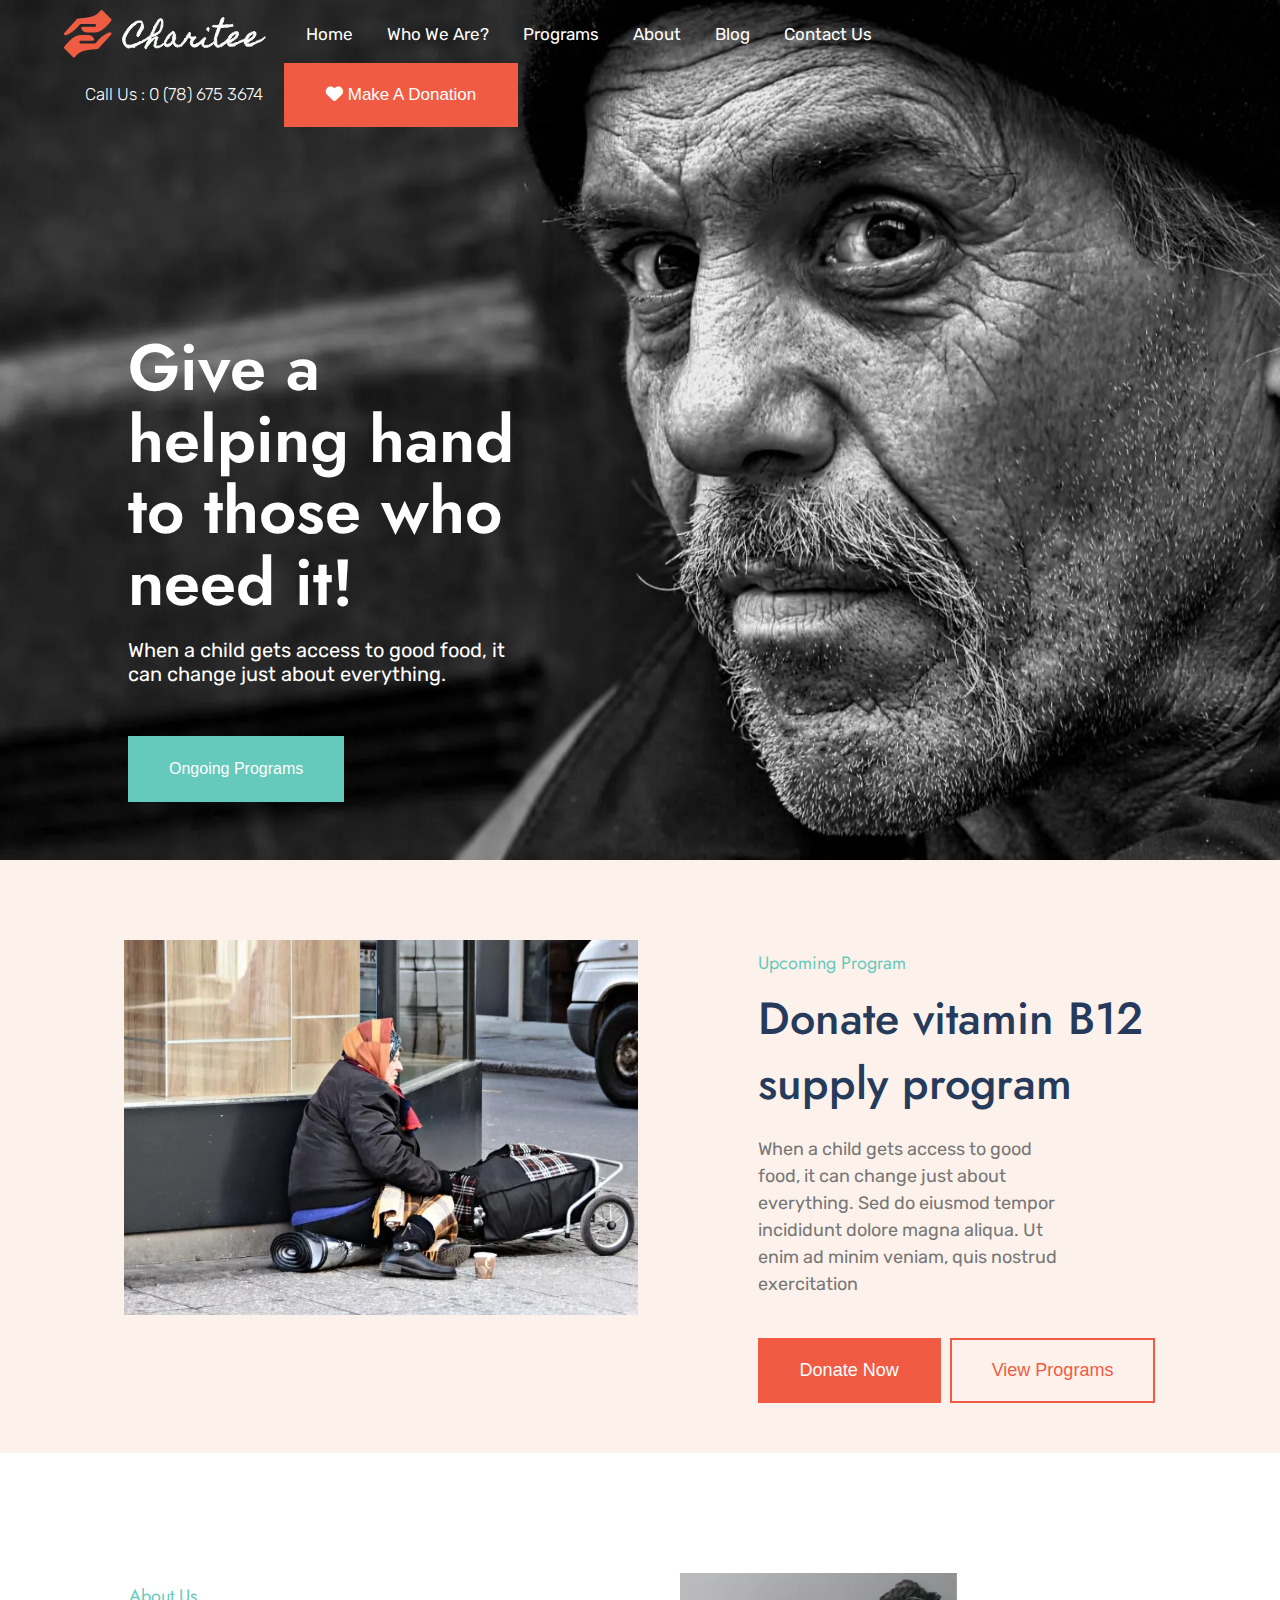
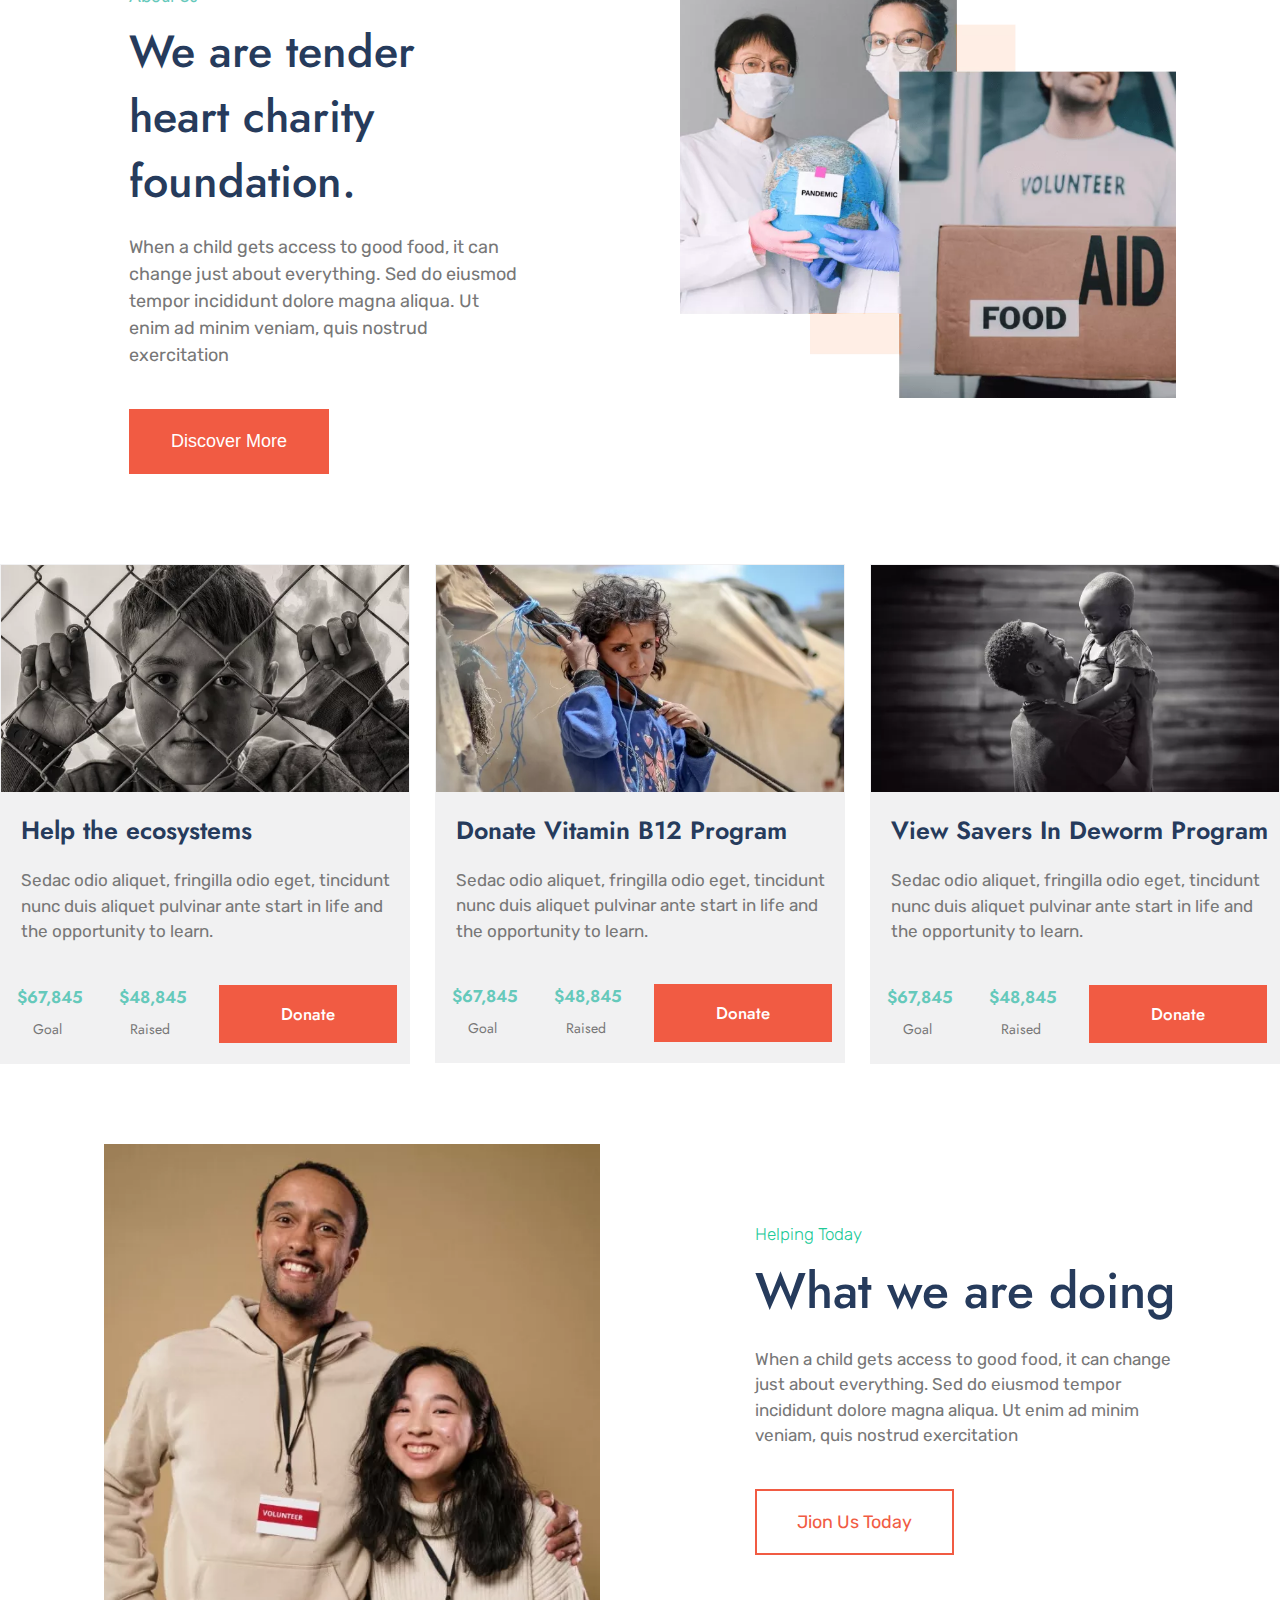
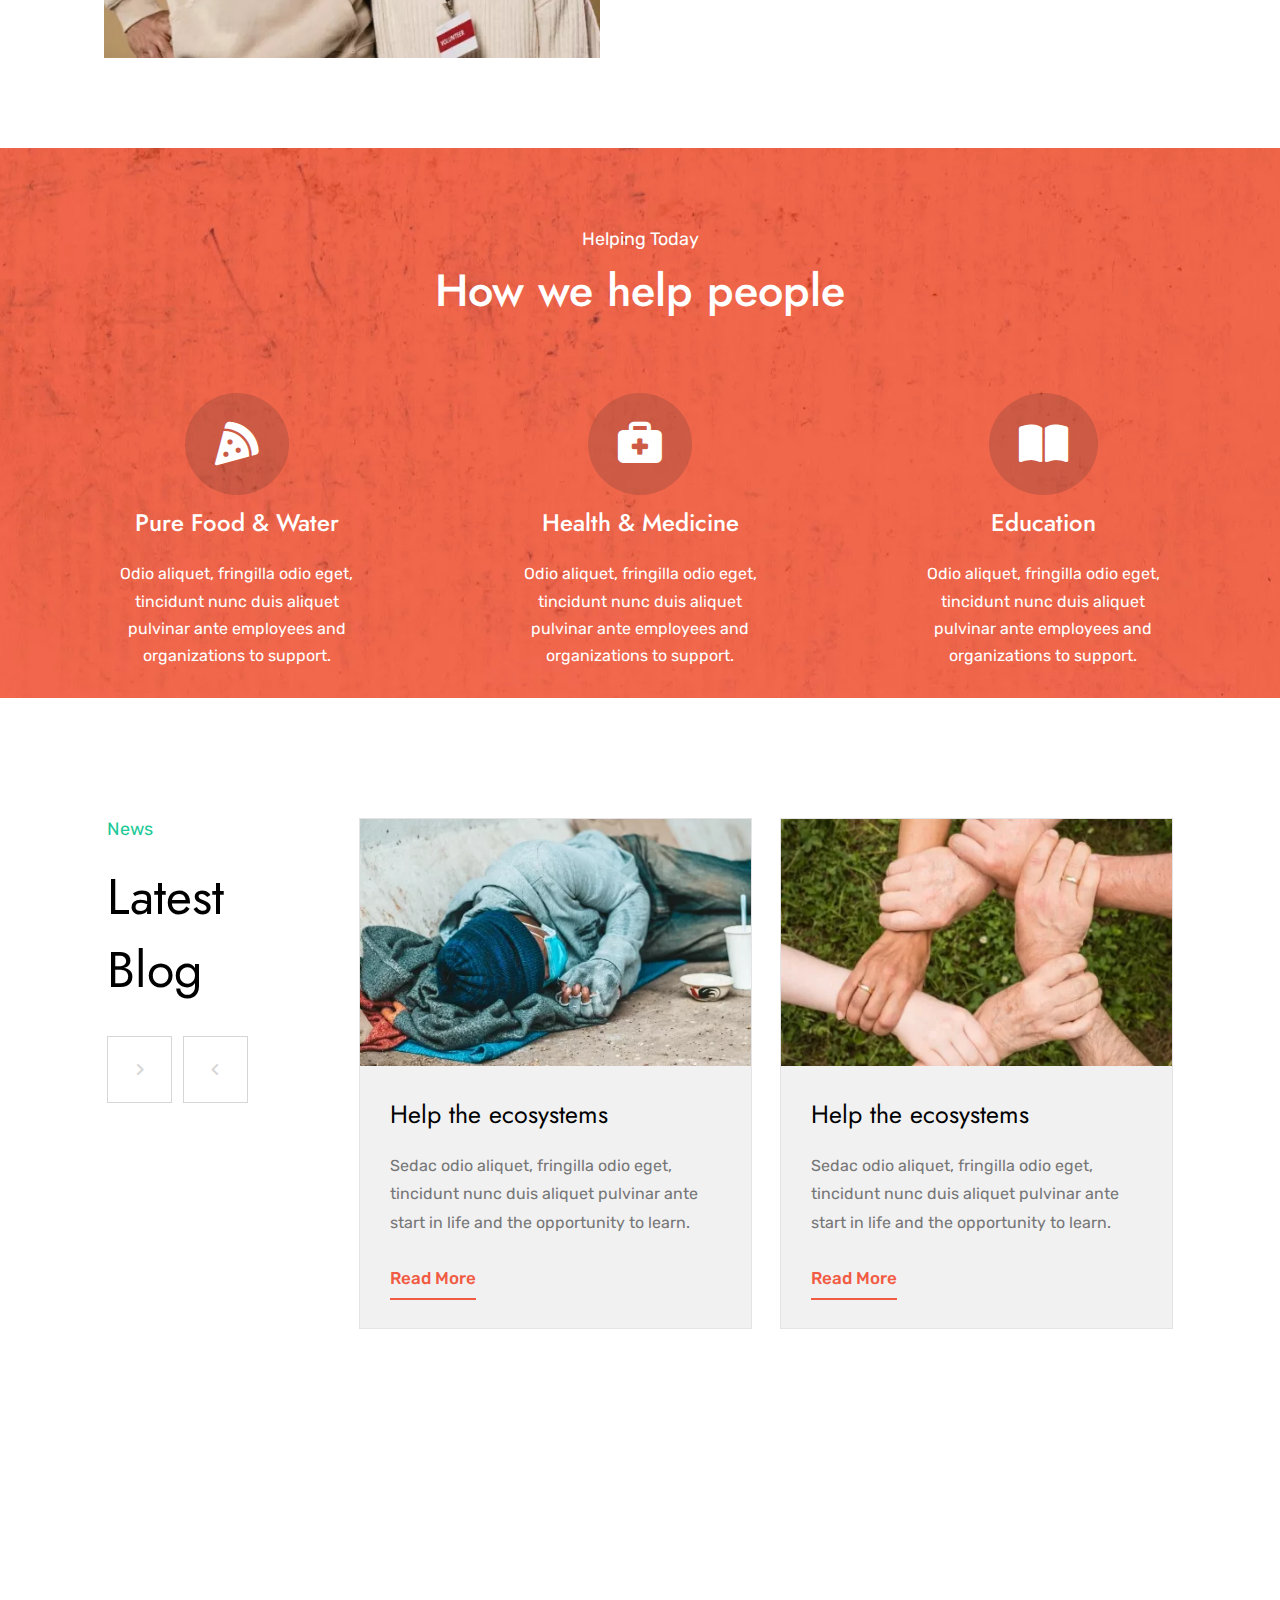
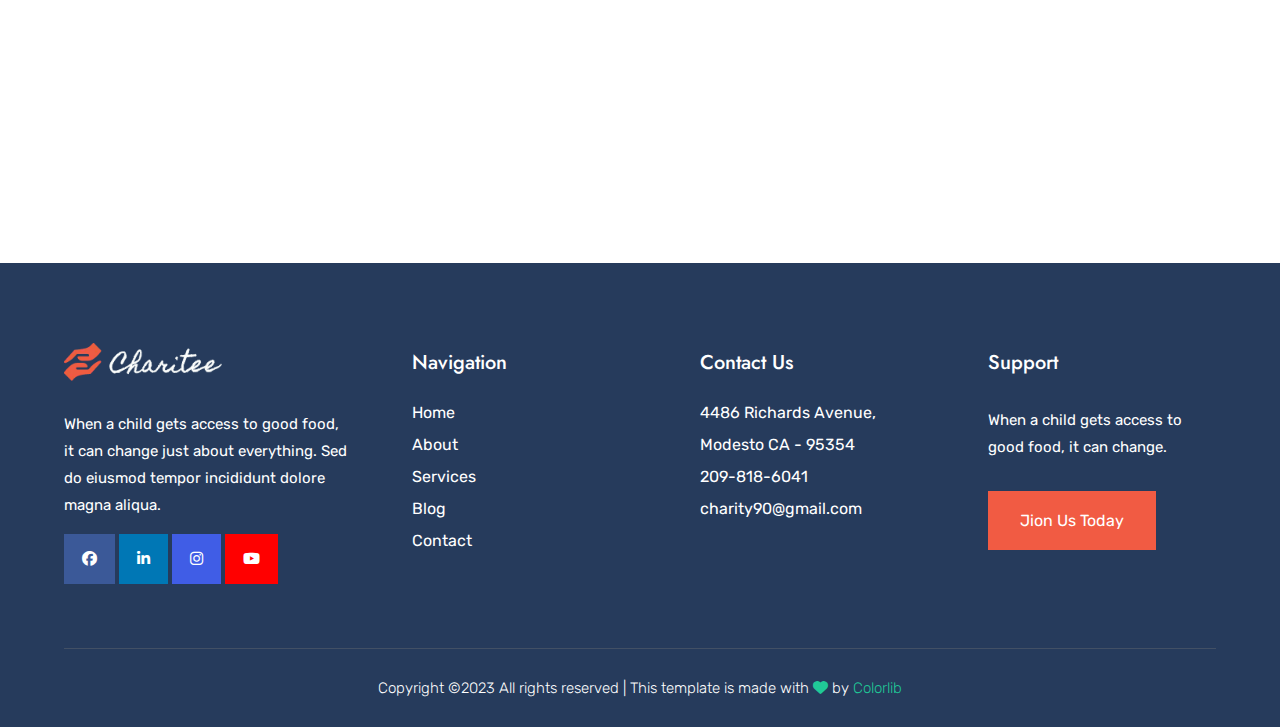
<file: index.html>
<!DOCTYPE html>
<html lang="en">
  <head>
    <meta charset="UTF-8" />
    <meta name="viewport" content="width=device-width, initial-scale=1.0" />
    <meta name="description" content="#" />
    <meta name="keywords" content="#" />
    <link
      rel="stylesheet"
      href="https://cdnjs.cloudflare.com/ajax/libs/font-awesome/6.4.2/css/all.min.css"
    />
    <link
      href="https://fonts.googleapis.com/css2?family=Jost:wght@100;200;300;400;500;600;700;800;900&family=Rubik:wght@300;400;500;600;700&display=swap"
      rel="stylesheet"
    />
    <link rel="stylesheet" href="css/main.css" />
    <title>Charity</title>
  </head>
  <body>
    <!-- header start -->
    <header class="home">
      <div class="pop">
        <div class="row">
          <div class="texthome">
            <a href="index.html"><img src="img/logo.png.webp" alt="" /></a>

            <div class="texthome1">
              <a href="index.html">Home</a>
              <a href="Who we are.html">Who We Are?</a>
              <a href="Programs.html">Programs</a>
              <a href="About.html">About</a>
              <a href="Blog.html">Blog</a>
              <a href="Contact.html">Contact Us</a>
            </div>
          </div>
          <div class="row">
            <div class="btn">
              <p>Call Us : 0 (78) 675 3674</p>
            </div>
            <button class="btns">
              <span
                ><i class="fa-solid fa-heart" style="color: #ffffff"></i
              ></span>
              Make A Donation
            </button>
          </div>
        </div>
      </div>
      <div class="contanier1">
        <div class="col">
          <div class="row2">
            <h1>Give a helping hand to those who need it!</h1>
            <p>
              When a child gets access to good food, it can change just about
              everything.
            </p>
            <button class="bttn">Ongoing Programs</button>
          </div>
        </div>
      </div>
    </header>
    <!-- header end -->
    <!-- section start -->
    <section class="up">
      <div class="contanier">
        <div class="row6">
          <div class="upcol">
            <img src="img/about1.jpg" alt="" />
          </div>
          <div class="upcol2">
            <p>Upcoming Program</p>
            <h2>Donate vitamin B12 supply program</h2>
            <div class="uptext">
              <p>
                When a child gets access to good food, it can change just about
                everything. Sed do eiusmod tempor incididunt dolore magna
                aliqua. Ut enim ad minim veniam, quis nostrud exercitation
              </p>
            </div>
            <button class="now">Donate Now</button>
            <button class="view">View Programs</button>
          </div>
        </div>
      </div>
    </section>
    <!-- section end -->
    <!-- section start -->
    <section class="us">
      <div class="contanier">
        <div class="row3">
          <div class="uscol">
            <p>About Us</p>
            <h2>We are tender heart charity foundation.</h2>
            <div class="ustext">
              <p>
                When a child gets access to good food, it can change just about
                everything. Sed do eiusmod tempor incididunt dolore magna
                aliqua. Ut enim ad minim veniam, quis nostrud exercitation
              </p>
            </div>
            <button class="now">Discover More</button>
          </div>
          <div class="uscol2">
            <img src="img/about2.png" alt="" />
          </div>
        </div>
      </div>
    </section>
    <!-- section end -->

    <!-- section start -->
    <section class="help">
      <div class="row4">
        <div class="helpcol">
          <div class="helpcard">
            <img src="img/class-img1.jpg" alt="#" />
            <h3><a href="">Help the ecosystems</a></h3>
            <p>
              Sedac odio aliquet, fringilla odio eget, tincidunt nunc duis
              aliquet pulvinar ante start in life and the opportunity to learn.
            </p>
            <div class="goal">
              <h4>
                $67,845
                <p>Goal</p>
              </h4>
              <h4>
                $48,845
                <p>Raised</p>
              </h4>
              <button class="get">Donate</button>
            </div>
          </div>
        </div>
        <div class="helpcol">
          <div class="helpcard">
            <img src="img/class-img2.jpg" alt="#" />
            <h3><a href="">Donate Vitamin B12 Program</a></h3>
            <p>
              Sedac odio aliquet, fringilla odio eget, tincidunt nunc duis
              aliquet pulvinar ante start in life and the opportunity to learn.
            </p>
            <div class="goal">
              <h4>
                $67,845
                <p>Goal</p>
              </h4>
              <h4>
                $48,845
                <p>Raised</p>
              </h4>
              <button class="get">Donate</button>
            </div>
          </div>
        </div>
        <div class="helpcol">
          <div class="helpcard">
            <img src="img/class-img3.jpg" alt="#" />
            <h3><a href="">View Savers In Deworm Program</a></h3>
            <p>
              Sedac odio aliquet, fringilla odio eget, tincidunt nunc duis
              aliquet pulvinar ante start in life and the opportunity to learn.
            </p>
            <div class="goal">
              <h4>
                $67,845
                <p>Goal</p>
              </h4>
              <h4>
                $48,845
                <p>Raised</p>
              </h4>
              <button class="get">Donate</button>
            </div>
          </div>
        </div>
      </div>
    </section>
    <!-- section end -->

    <!-- section start -->
    <section class="what">
      <div class="contanier">
        <div class="whatrow">
          <div class="whatcol">
            <img src="img/about3.jpg" alt="" />
          </div>
          <div class="whatcol1">
            <div class="coltext">
              <p>Helping Today</p>
              <h5>What we are doing</h5>
              <div class="coltext2">
                <p>
                  When a child gets access to good food, it can change just
                  about everything. Sed do eiusmod tempor incididunt dolore
                  magna aliqua. Ut enim ad minim veniam, quis nostrud
                  exercitation
                </p>
              </div>
              <button class="join">Jion Us Today</button>
            </div>
          </div>
        </div>
      </div>
    </section>
    <!-- section end -->
    <!-- start section -->
    <section class="how">
      <div class="contanier">
        <div class="howtext">
          <p>Helping Today</p>
          <h4>How we help people</h4>
        </div>
        <div class="howrow">
          <div class="howcol">
            <span><i class="fa-solid fa-pizza-slice fa-lg"></i></span>
            <h4>Pure Food & Water</h4>
            <p>
              Odio aliquet, fringilla odio eget, tincidunt nunc duis aliquet
              pulvinar ante employees and organizations to support.
            </p>
          </div>

          <div class="howcol">
            <span><i class="fa-solid fa-briefcase-medical fa-lg"></i></span>
            <h4>Health & Medicine</h4>
            <p>
              Odio aliquet, fringilla odio eget, tincidunt nunc duis aliquet
              pulvinar ante employees and organizations to support.
            </p>
          </div>

          <div class="howcol">
            <span><i class="fa-solid fa-book-open fa-lg"></i></span>
            <h4>Education</h4>
            <p>
              Odio aliquet, fringilla odio eget, tincidunt nunc duis aliquet
              pulvinar ante employees and organizations to support.
            </p>
          </div>
        </div>
      </div>
    </section>
    <!-- end section -->

    <!-- section start -->
    <section class="new">
      <div class="contanier">
        <div class="newrow">
          <div class="newcol">
            <p>News</p>
            <h4>Latest Blog</h4>
            <button class="newbt">
              <span><i class="fa-solid fa-angle-right"></i></span>
            </button>
            <button class="newbt">
              <span><i class="fa-solid fa-angle-right fa-rotate-180"></i></span>
            </button>
          </div>
          <div class="newimg">
            <div class="newcol2">
              <img src="img/blog2.jpg" alt="#" />
              <h4>Help the ecosystems</h4>
              <p>
                Sedac odio aliquet, fringilla odio eget, tincidunt nunc duis
                aliquet pulvinar ante start in life and the opportunity to
                learn.
              </p>
              <div class="link">
                <a href="#">Read More</a>
              </div>
            </div>
          </div>

          <div class="newimg">
            <div class="newcol2">
              <img src="img/blog1.jpg" alt="#" />
              <h4>Help the ecosystems</h4>
              <p>
                Sedac odio aliquet, fringilla odio eget, tincidunt nunc duis
                aliquet pulvinar ante start in life and the opportunity to
                learn.
              </p>
              <div class="link">
                <a href="#">Read More</a>
              </div>
            </div>
          </div>
        </div>
      </div>
    </section>
    <!-- section end -->
    <!-- section start -->
    <section class="map">
      <iframe
        src="https://www.google.com/maps/embed?pb=!1m18!1m12!1m3!1d27630.762890423055!2d31.22364023480991!3d30.041293995965177!2m3!1f0!2f0!3f0!3m2!1i1024!2i768!4f13.1!3m3!1m2!1s0x145846c5d4058d01%3A0x3802da3bf4a72d0!2z2KfZhNiv2YLZitiMINmC2LPZhSDYp9mE2K_ZgtmK2Iwg2KfZhNis2YrYstip!5e0!3m2!1sar!2seg!4v1695040926231!5m2!1sar!2seg"
        width="100%"
        height="450"
        style="border: 0"
        allowfullscreen=""
        loading="lazy"
        referrerpolicy="no-referrer-when-downgrade"
      ></iframe>
    </section>
    <!-- section end -->
    <!-- footer start -->
    <footer>
      <div class="contanier">
        <div class="endrow">
          <div class="endcol">
            <img src="img/logo.png.webp" alt="" />
            <p>
              When a child gets access to good food, it can change just about
              everything. Sed do eiusmod tempor incididunt dolore magna aliqua.
            </p>
            <div class="link2">
              <a href="https://www.facebook.com/?locale=ar_AR" target="_blank"
                ><span class="f"><i class="fa-brands fa-facebook"></i></span
              ></a>
              <a href="https://www.linkedin.com/login/ar" target="_blank"
                ><span class="li"><i class="fa-brands fa-linkedin-in"></i></span
              ></a>
              <a href="https://www.instagram.com/" target="_blank"
                ><span class="ins"><i class="fa-brands fa-instagram"></i></span
              ></a>
              <a href="https://www.youtube.com/" target="_blank"
                ><span class="you"><i class="fa-brands fa-youtube"></i></span
              ></a>
            </div>
          </div>
          <div class="endcol">
            <h6>Navigation</h6>
            <ul>
              <li><a href="">Home</a></li>
              <li><a href="">About</a></li>
              <li><a href="">Services</a></li>
              <li><a href="">Blog</a></li>
              <li><a href="">Contact</a></li>
            </ul>
          </div>
          <div class="endcol">
            <h6>Contact Us</h6>
            <ul>
              <li><a href="#">4486 Richards Avenue, Modesto CA - 95354</a></li>
              <li><a href="#">209-818-6041</a></li>
              <li><a href="#">charity90@gmail.com</a></li>
            </ul>
          </div>
          <div class="endcol">
            <h6>Support</h6>
            <div class="suptext">
              <p>When a child gets access to good food, it can change.</p>
              <button class="join1">Jion Us Today</button>
            </div>
          </div>
        </div>
        <div class="copy">
          <p>
            Copyright ©2023 All rights reserved | This template is made with
            <span><i class="fa-solid fa-heart"></i></span> by
            <a href="">Colorlib</a>
          </p>
        </div>
      </div>
    </footer>
    <!-- footer end -->
  </body>
</html>
</file>
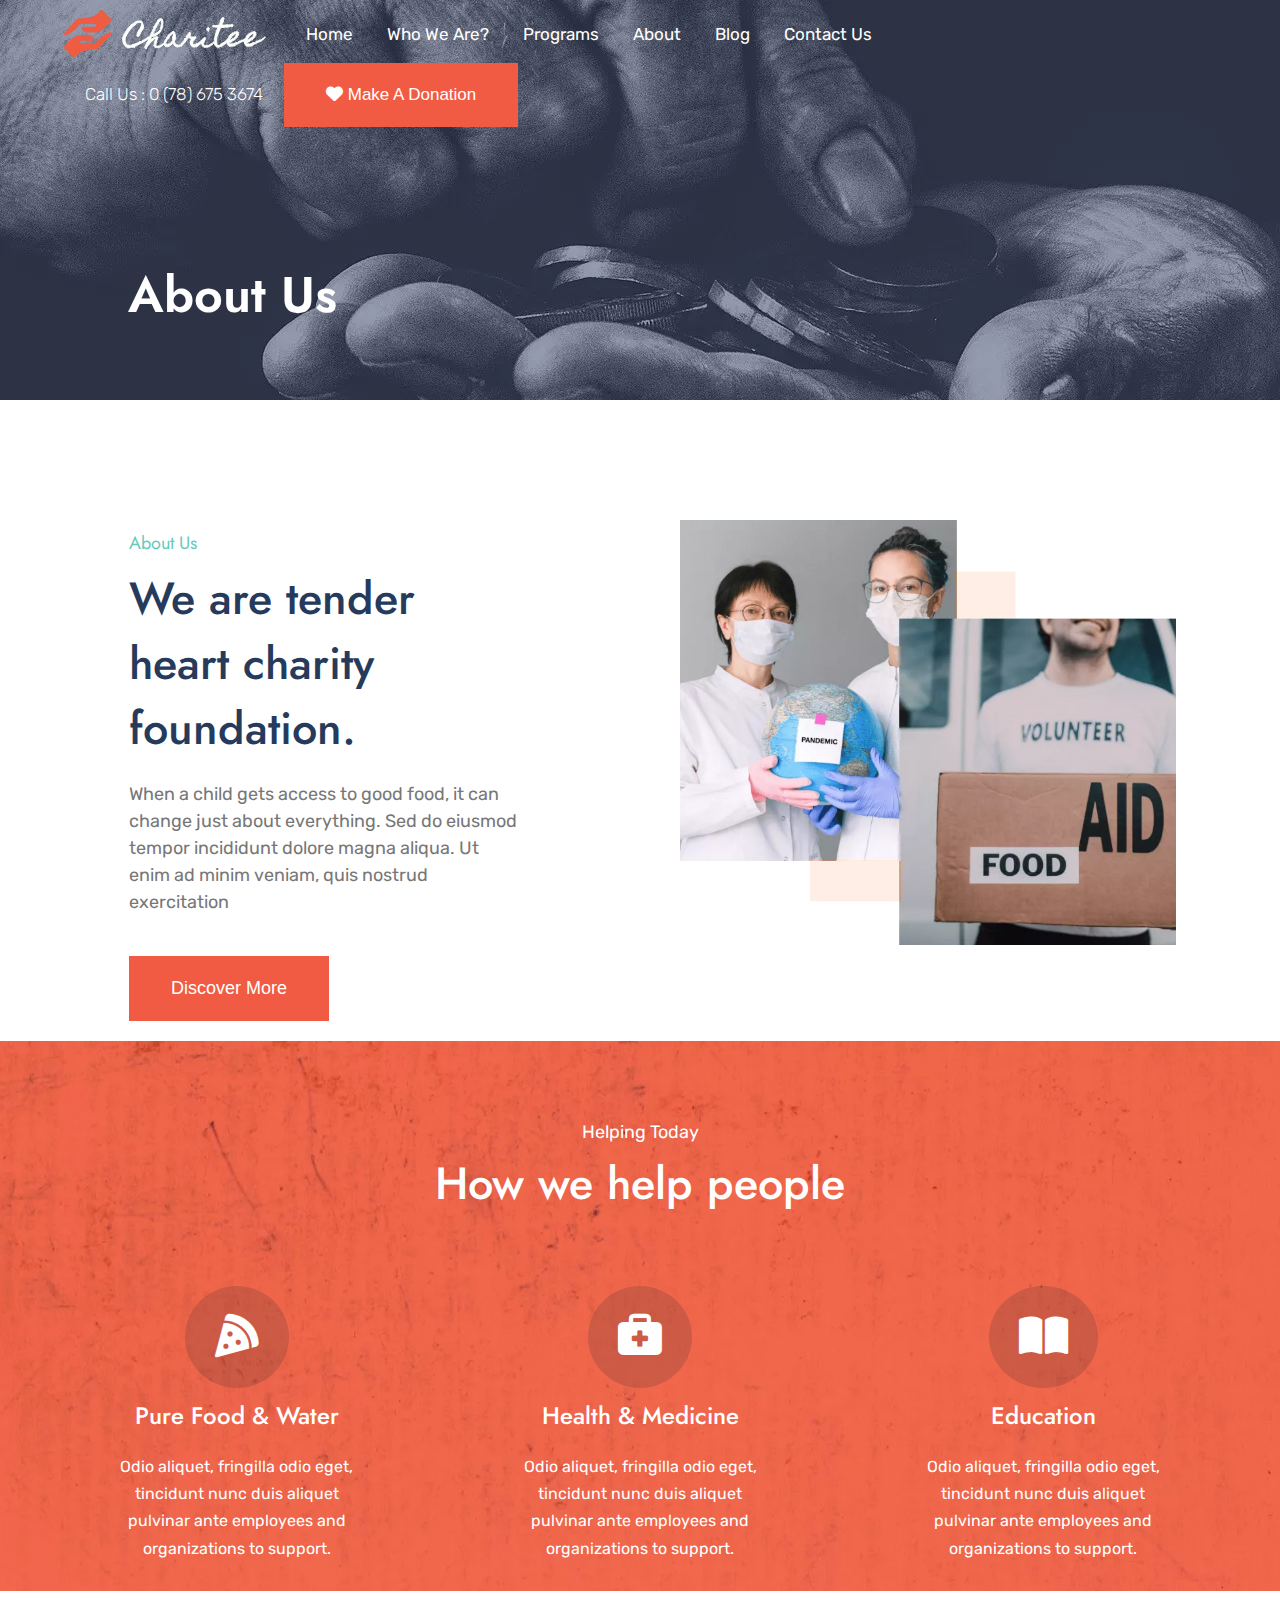
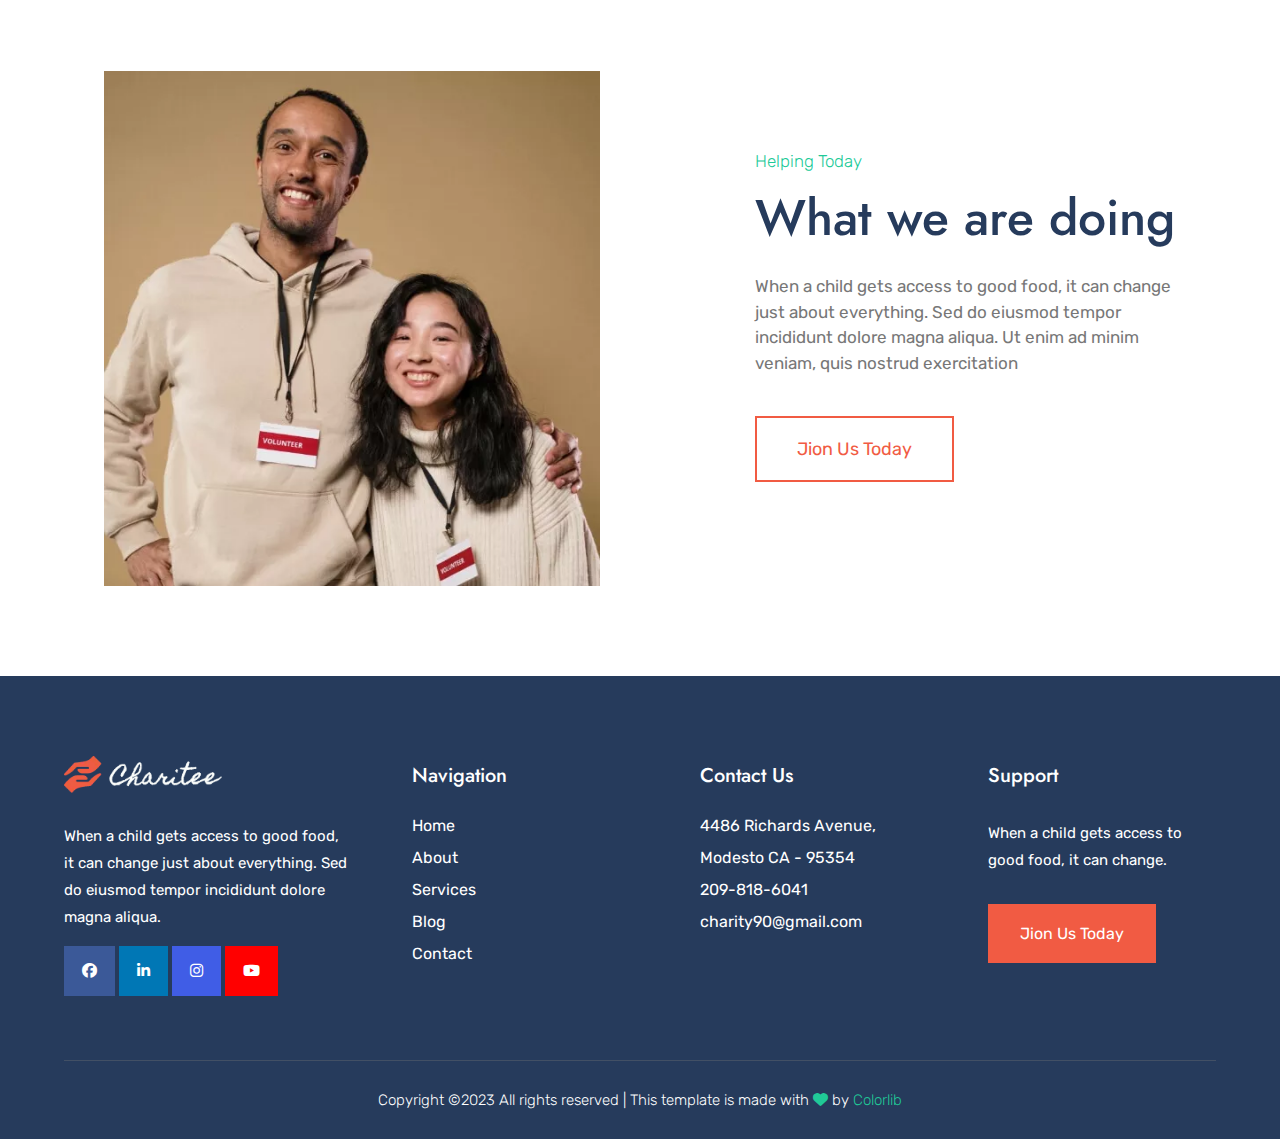
<file: About.html>
<!DOCTYPE html>
<html lang="en">
  <head>
    <meta charset="UTF-8" />
    <meta name="viewport" content="width=device-width, initial-scale=1.0" />
    <meta name="description" content="#" />
    <meta name="keywords" content="#" />
    <link
      rel="stylesheet"
      href="https://cdnjs.cloudflare.com/ajax/libs/font-awesome/6.4.2/css/all.min.css"
    />
    <link
      href="https://fonts.googleapis.com/css2?family=Jost:wght@100;200;300;400;500;600;700;800;900&family=Rubik:wght@300;400;500;600;700&display=swap"
      rel="stylesheet"
    />
    <link rel="stylesheet" href="css/main.css" />
    <title>About</title>
  </head>
  <body>
    <!-- header start -->
    <header class="home2">
      <div class="pop">
        <div class="row">
          <div class="texthome">
            <a href=""><img src="img/logo.png.webp" alt="" /></a>

            <div class="texthome1">
              <a href="index.html">Home</a>
              <a href="Who we are.html">Who We Are?</a>
              <a href="Programs.html">Programs</a>
              <a href="About.html">About</a>
              <a href="Blog.html">Blog</a>
              <a href="Contact.html">Contact Us</a>
            </div>
          </div>

          <div class="row">
            <div class="btn">
              <p>Call Us : 0 (78) 675 3674</p>
            </div>
            <button class="btns">
              <span
                ><i class="fa-solid fa-heart" style="color: #ffffff"></i
              ></span>
              Make A Donation
            </button>
          </div>
        </div>
      </div>
      <div class="contanier1">
        <div class="col">
          <div class="row2">
            <div class="home2text">
              <h1>About Us</h1>
            </div>
          </div>
        </div>
      </div>
    </header>
    <!-- header end -->

    <!-- section start -->
    <section class="us">
      <div class="contanier">
        <div class="row3">
          <div class="uscol">
            <p>About Us</p>
            <h2>We are tender heart charity foundation.</h2>
            <div class="ustext">
              <p>
                When a child gets access to good food, it can change just about
                everything. Sed do eiusmod tempor incididunt dolore magna
                aliqua. Ut enim ad minim veniam, quis nostrud exercitation
              </p>
            </div>
            <button class="now">Discover More</button>
          </div>
          <div class="uscol2">
            <img src="img/about2.png" alt="" />
          </div>
        </div>
      </div>
    </section>
    <!-- section end -->

    <!-- section start -->
    <section class="how">
      <div class="contanier">
        <div class="howtext">
          <p>Helping Today</p>
          <h4>How we help people</h4>
        </div>
        <div class="howrow">
          <div class="howcol">
            <span><i class="fa-solid fa-pizza-slice fa-lg"></i></span>
            <h4>Pure Food & Water</h4>
            <p>
              Odio aliquet, fringilla odio eget, tincidunt nunc duis aliquet
              pulvinar ante employees and organizations to support.
            </p>
          </div>

          <div class="howcol">
            <span><i class="fa-solid fa-briefcase-medical fa-lg"></i></span>
            <h4>Health & Medicine</h4>
            <p>
              Odio aliquet, fringilla odio eget, tincidunt nunc duis aliquet
              pulvinar ante employees and organizations to support.
            </p>
          </div>

          <div class="howcol">
            <span><i class="fa-solid fa-book-open fa-lg"></i></span>
            <h4>Education</h4>
            <p>
              Odio aliquet, fringilla odio eget, tincidunt nunc duis aliquet
              pulvinar ante employees and organizations to support.
            </p>
          </div>
        </div>
      </div>
    </section>
    <!-- section end -->

    <!-- section start -->
    <section class="what">
      <div class="contanier">
        <div class="whatrow">
          <div class="whatcol">
            <img src="img/about3.jpg" alt="" />
          </div>
          <div class="whatcol1">
            <div class="coltext">
              <p>Helping Today</p>
              <h5>What we are doing</h5>
              <div class="coltext2">
                <p>
                  When a child gets access to good food, it can change just
                  about everything. Sed do eiusmod tempor incididunt dolore
                  magna aliqua. Ut enim ad minim veniam, quis nostrud
                  exercitation
                </p>
              </div>
              <button class="join">Jion Us Today</button>
            </div>
          </div>
        </div>
      </div>
    </section>
    <!-- section end -->

    <!-- footer start -->
    <footer>
      <div class="contanier">
        <div class="endrow">
          <div class="endcol">
            <img src="img/logo.png.webp" alt="" />
            <p>
              When a child gets access to good food, it can change just about
              everything. Sed do eiusmod tempor incididunt dolore magna aliqua.
            </p>
            <div class="link2">
              <a href=""
                ><span class="f"><i class="fa-brands fa-facebook"></i></span
              ></a>
              <a href=""
                ><span class="li"><i class="fa-brands fa-linkedin-in"></i></span
              ></a>
              <a href=""
                ><span class="ins"><i class="fa-brands fa-instagram"></i></span
              ></a>
              <a href=""
                ><span class="you"><i class="fa-brands fa-youtube"></i></span
              ></a>
            </div>
          </div>
          <div class="endcol">
            <h6>Navigation</h6>
            <ul>
              <li><a href="">Home</a></li>
              <li><a href="">About</a></li>
              <li><a href="">Services</a></li>
              <li><a href="">Blog</a></li>
              <li><a href="">Contact</a></li>
            </ul>
          </div>
          <div class="endcol">
            <h6>Contact Us</h6>
            <ul>
              <li><a href="#">4486 Richards Avenue, Modesto CA - 95354</a></li>
              <li><a href="#">209-818-6041</a></li>
              <li><a href="#">charity90@gmail.com</a></li>
            </ul>
          </div>
          <div class="endcol">
            <h6>Support</h6>
            <div class="suptext">
              <p>When a child gets access to good food, it can change.</p>
              <button class="join1">Jion Us Today</button>
            </div>
          </div>
        </div>
        <div class="copy">
          <p>
            Copyright ©2023 All rights reserved | This template is made with
            <span><i class="fa-solid fa-heart"></i></span> by
            <a href="">Colorlib</a>
          </p>
        </div>
      </div>
    </footer>
    <!-- footer end -->
  </body>
</html>
</file>
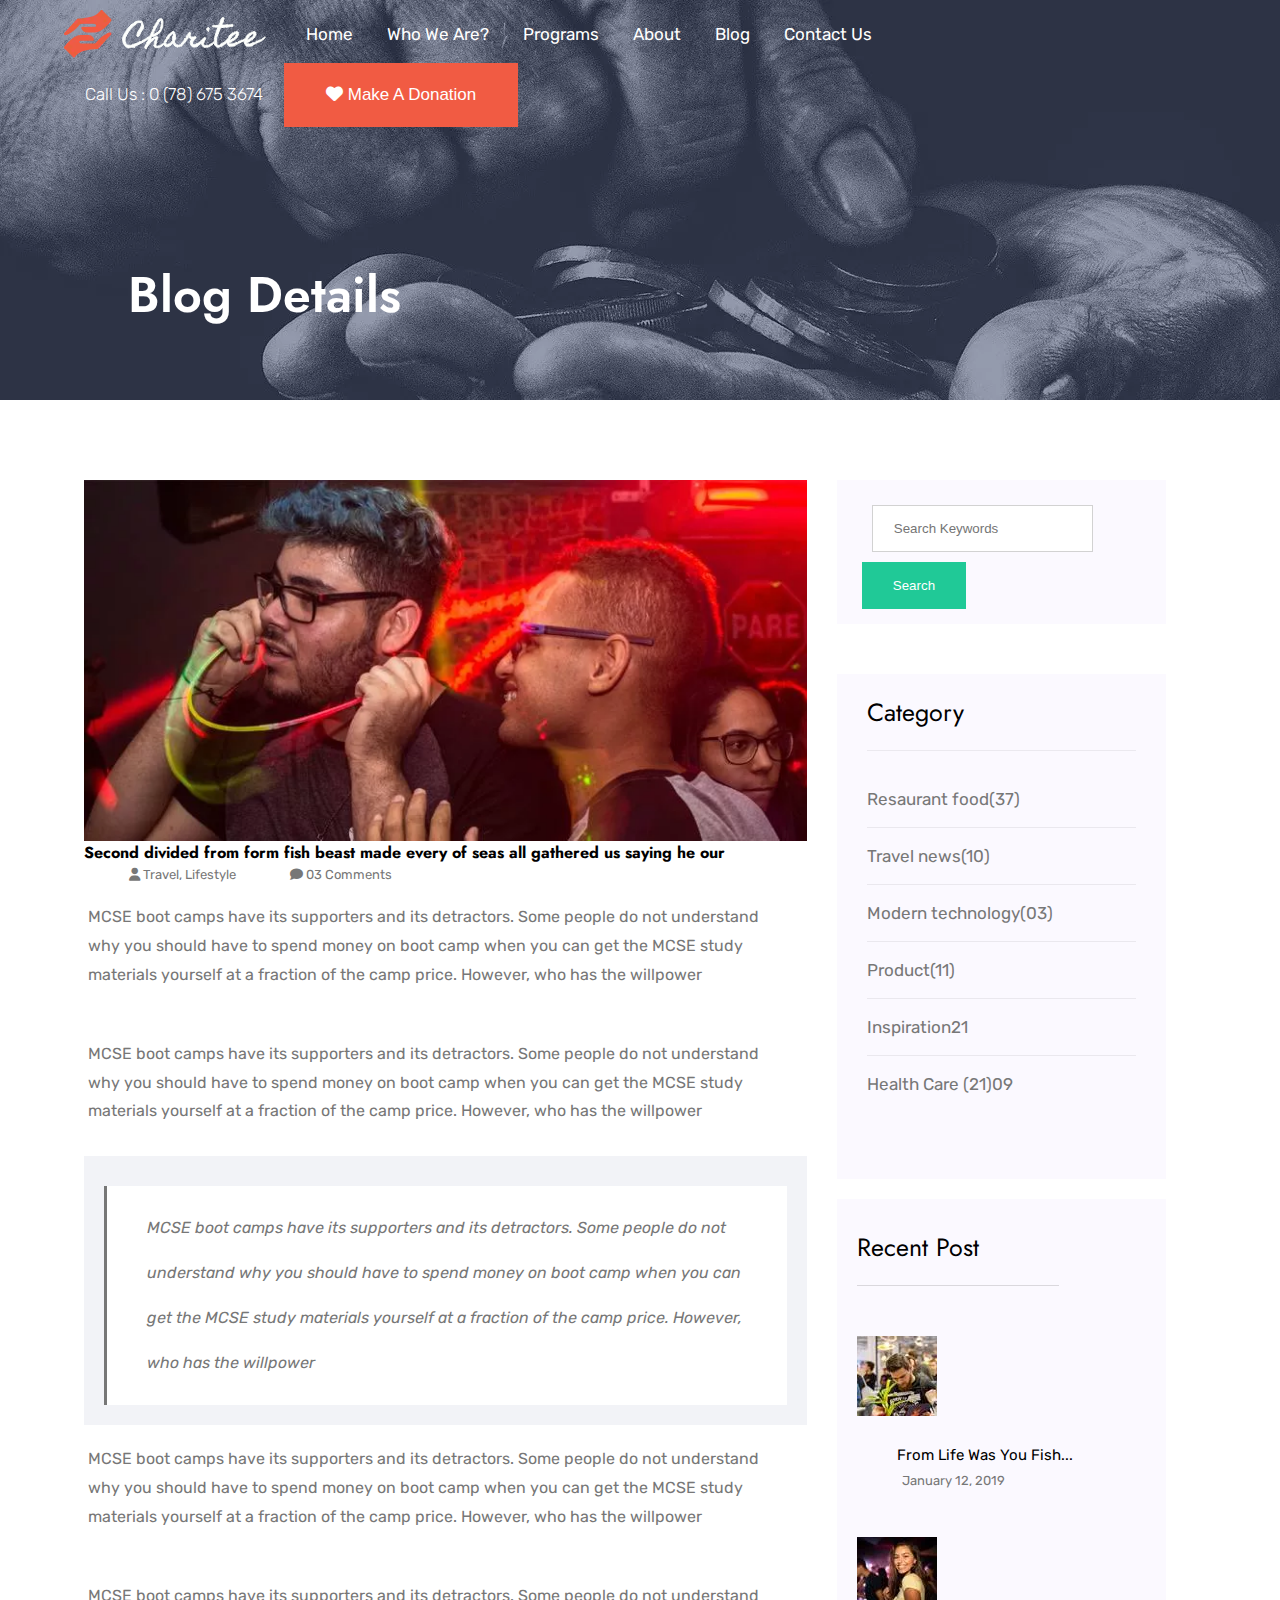
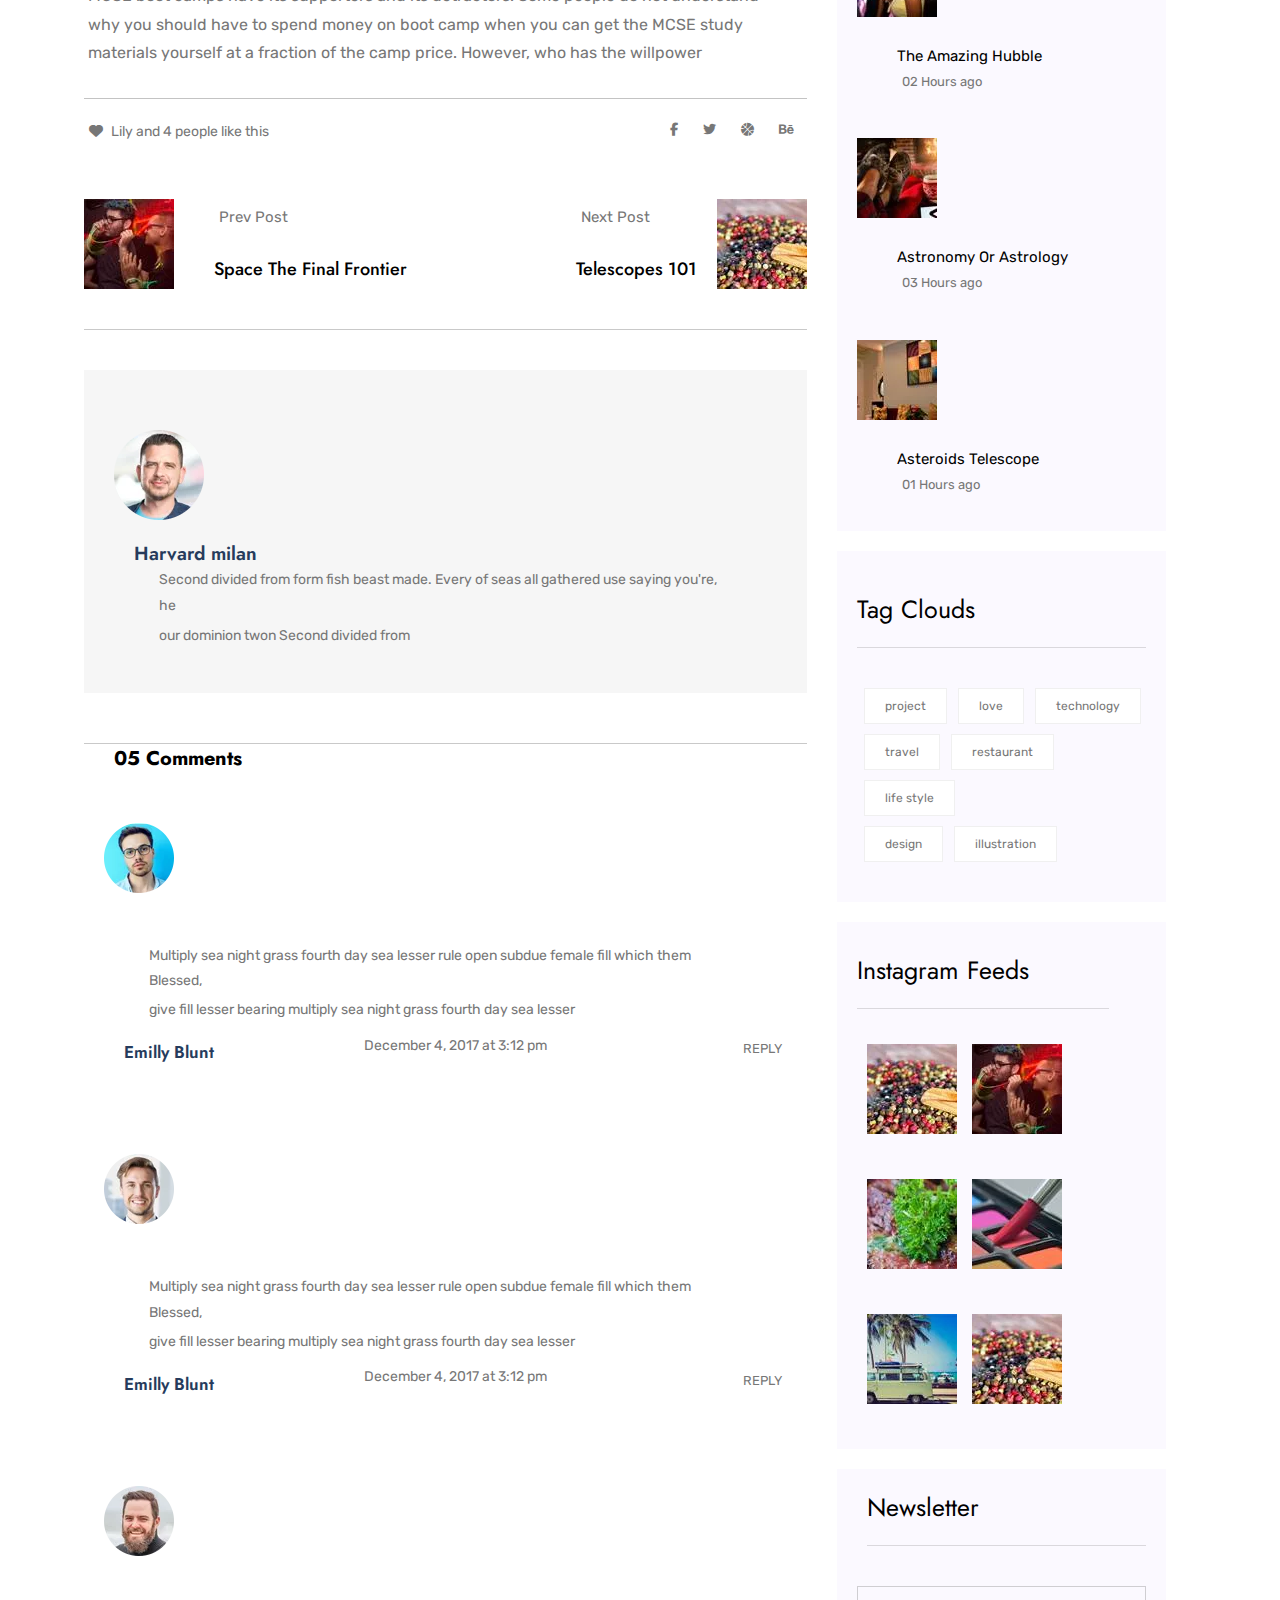
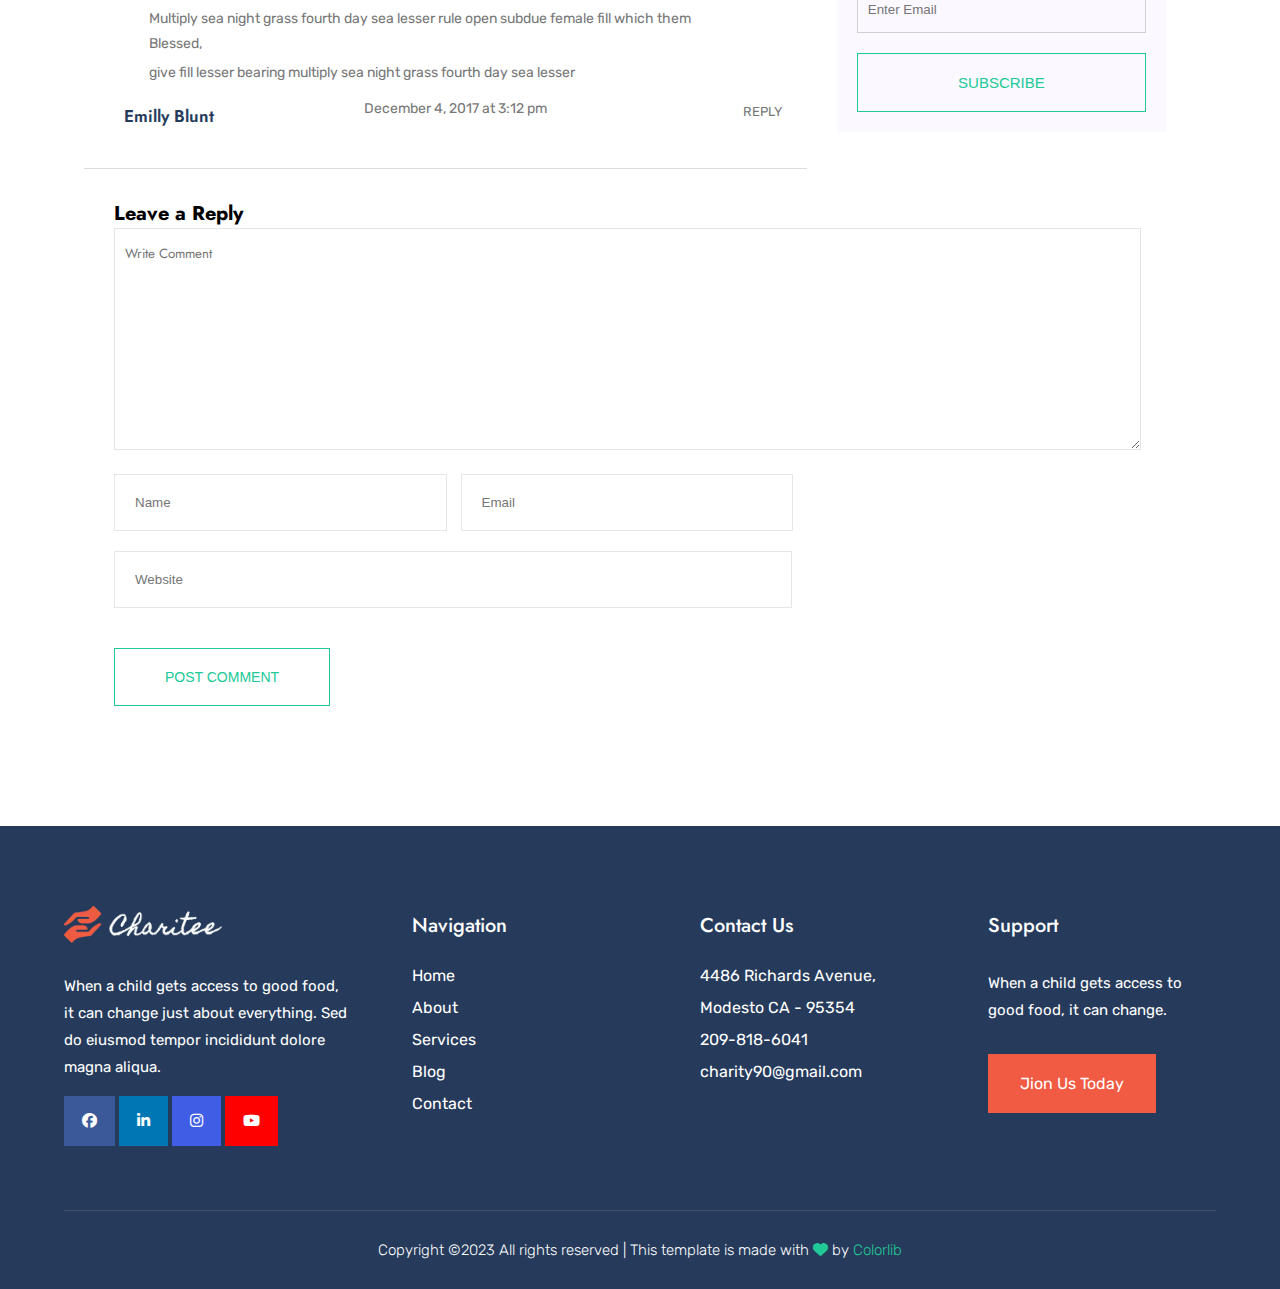
<file: Blog Details.html>
<!DOCTYPE html>
<html lang="en">
  <head>
    <meta charset="UTF-8" />
    <meta name="viewport" content="width=device-width, initial-scale=1.0" />
    <meta name="description" content="#" />
    <meta name="keywords" content="#" />
    <link
      rel="stylesheet"
      href="https://cdnjs.cloudflare.com/ajax/libs/font-awesome/6.4.2/css/all.min.css"
    />
    <link
      href="https://fonts.googleapis.com/css2?family=Jost:wght@100;200;300;400;500;600;700;800;900&family=Rubik:wght@300;400;500;600;700&display=swap"
      rel="stylesheet"
    />
    <link rel="stylesheet" href="css/main.css" />
    <title>Blog Details</title>
  </head>
  <body>
    
    <!-- header start -->
    <header class="home2">
        <div class="pop">
          <div class="row">
            <div class="texthome">
              <a href="index.html"><img src="img/logo.png.webp" alt="" /></a>
  
              <div class="texthome1">
                <a href="index.html">Home</a>
                <a href="Who we are.html">Who We Are?</a>
                <a href="Programs.html">Programs</a>
                <a href="About.html">About</a>
                <a href="Blog.html">Blog</a>
                <a href="Contact.html">Contact Us</a>
              </div>
            </div>
  
            <div class="row">
              <div class="btn">
                <p>Call Us : 0 (78) 675 3674</p>
              </div>
              <button class="btns">
                <span
                  ><i class="fa-solid fa-heart" style="color: #ffffff"></i
                ></span>
                Make A Donation
              </button>
            </div>
          </div>
        </div>
        <div class="contanier1">
          <div class="col">
            <div class="row2">
              <div class="home2text">
                <h1>Blog Details</h1>
              </div>
            </div>
          </div>
        </div>
      </header>
    <!-- header end -->

<!-- section start -->
      <section class="pact">
        <div class="contanier">
          <div class="pactrow">
            <div class="pactcol">
              <div class="pactphoto">
                <img src="img/single_blog_1.jpg" alt="" />
              </div>
  
              <h4>Second divided from form fish beast made every of seas all gathered us saying he our</h4>
              <div class="tr">
                <a href=""
                  ><span><i class="fa-solid fa-user"></i></span> Travel,
                  Lifestyle</a
                >
                <a href=""
                  ><span><i class="fa-solid fa-comment"></i></span> 03 Comments</a
                >
                <div class="boot">
                <p>
                    MCSE boot camps have its supporters and its detractors. 
                    Some people do not understand why you should have 
                    to spend money on boot camp when you can get the MCSE 
                    study materials yourself at a
                     fraction of the camp price. However, who has the willpower
                  </p></div>
                  <div class="boot">
                    <p>
                        MCSE boot camps have its supporters and its detractors. 
                        Some people do not understand why you should have 
                        to spend money on boot camp when you can get the MCSE 
                        study materials yourself at a
                         fraction of the camp price. However, who has the willpower
                      </p></div>
                      <div class="plac">
                        <div class="plac1">
                        <p>
                            MCSE boot camps have its supporters and its detractors. 
                            Some people do not understand why you should have to spend
                             money on boot camp when you can get the MCSE study materials 
                             yourself at a fraction of the camp price. However, 
                             who has the willpower
                      </p>

                        </div>
                      </div>
                      <div class="boot">
                        <p>
                            MCSE boot camps have its supporters and its detractors. 
                            Some people do not understand why you should have 
                            to spend money on boot camp when you can get the MCSE 
                            study materials yourself at a
                             fraction of the camp price. However, who has the willpower
                          </p></div>
                          <div class="boot">
                            <p>
                                MCSE boot camps have its supporters and its detractors. 
                                Some people do not understand why you should have 
                                to spend money on boot camp when you can get the MCSE 
                                study materials yourself at a
                                 fraction of the camp price. However, who has the willpower
                              </p></div>

<div class="likerow">
    <div class="likecol">
        <p><span><i class="fa-solid fa-heart"></i></span>
            Lily and 4 people like this
        </p>
        
    </div>
    <div class="likecol1">
        <div class="click">
        <span><a href=""><i class="fa-brands fa-facebook-f"></i></a></span>
        <span><a href=""><i class="fa-brands fa-twitter"></i></a></span>
        <span><a href=""><i class="fa-solid fa-basketball"></i></a></span>
        <span><a href=""><i class="fa-brands fa-behance"></i></a></span>
        </div>
    </div>
</div>

    <div class="likerow1">
 <div class="likecol3">
    <div class="photo">
        <div class="overlay">
            <span><a href=""><i class="fa-solid fa-arrow-right fa-rotate-180"></i></a></span>
        </div>
        <img src="img/post_6.jpg" alt="">
    </div>
    <div class="van">
        <p>Prev Post</p>
        <h6>Space The Final Frontier</h6>  
       </div>
 </div>
 <div class="likecol3">
    <div class="van">
        <p>Next Post</p>
        <h6>Telescopes 101</h6>
     
    </div>
    <div class="photo" style="margin-left: 20px;">
        <div class="overlay">
            <span><a href=""><i class="fa-solid fa-arrow-right"></i></a></span>
        </div>
        <img src="img/post_5.jpg" alt="">
    </div>
 </div>
    </div>

    <div class="have">
        <div class="outrow">
        <div class="out">
<div class="outimg">
    <img src="img/author.png" alt="">
</div>
</div>
<div class="outtext">
 <h3>Harvard milan</h3>
<p>Second divided from form fish beast made. Every 
    of seas all gathered use 
    saying you're, he</p> 
    <p>our dominion twon Second divided from</p>  
</div>

        </div>
    </div>

    <div class="have2">
        <div class="have2text">
            <h4>05 Comments</h4>
        </div>
        <div class="outrow">
        <div class="out">
<div class="outimg">
    <img src="img/comment_1.png" alt="">
</div>
</div>
<div class="outtext2">
<p>Multiply sea night grass fourth day sea lesser 
    rule open subdue female fill which them Blessed,
     <p>  give fill lesser bearing multiply
    sea night grass fourth day sea lesser</p></p> 
    <div class="outtext5">
   <div class="outtext3">
<h3>Emilly Blunt</h3>  
</div>
<div class="outtext3">
    <p>December 4, 2017 at 3:12 pm</p> 
    </div>
    <div class="outtext3">
       <a href="">REPLY</a>  
        </div>

    </div>
</div>
        </div>
    </div>

       <div class="have2">
        <div class="outrow">
        <div class="out">
<div class="outimg">
    <img src="img/comment_2.png" alt="">
</div>
</div>
<div class="outtext2">
<p>Multiply sea night grass fourth day sea lesser 
    rule open subdue female fill which them Blessed,
     <p>  give fill lesser bearing multiply
    sea night grass fourth day sea lesser</p></p> 
    <div class="outtext5">
   <div class="outtext3">
<h3>Emilly Blunt</h3>  
</div>
<div class="outtext3">
    <p>December 4, 2017 at 3:12 pm</p> 
    </div>
    <div class="outtext3">
       <a href="">REPLY</a>  
        </div>

    </div>
</div>
        </div>
    </div>

    <div class="have2">
        <div class="outrow">
        <div class="out">
<div class="outimg">
    <img src="img/comment_3.png" alt="">
</div>
</div>
<div class="outtext2">
<p>Multiply sea night grass fourth day sea lesser 
    rule open subdue female fill which them Blessed,
     <p>  give fill lesser bearing multiply
    sea night grass fourth day sea lesser</p></p> 
    <div class="outtext5">
   <div class="outtext3">
<h3>Emilly Blunt</h3>  
</div>
<div class="outtext3">
    <p>December 4, 2017 at 3:12 pm</p> 
    </div>
    <div class="outtext3">
       <a href="">REPLY</a>  
        </div>
</div>
</div>
 </div>
</div>
</div>
<div class="leave">
    <div class="leavetext">
        <h4>Leave a Reply</h4>
    </div>
    <form action="#">
<textarea name="comment" id="comment" cols="136" rows="10" placeholder="Write Comment"></textarea>
   <label for="name"></label>
   <input type="text" name="name" id="name" placeholder="Name" required > 
   <label for="email"></label>
   <input type="email" name="email" id="email" placeholder="Email" required >
   <div class="web">
    <label for="website"></label>
    <input type="text" name="website" id="website" placeholder="Website" required>
   </div>
   <button class="com">POST COMMENT</button>
</form>
</div>
</div>


            <div class="pactcol1">
              <div class="search1">
                <label for="Search"></label>
                <input
                  type="text"
                  name="Search"
                  id="Search"
                  placeholder="Search Keywords"
                />
                <button class="Search">Search</button>
              </div>
              <div class="det">
                <h5>Category</h5>
                <ul>
                  <li><a href="">Resaurant food(37)</a></li>
                  <li><a href="">Travel news(10)</a></li>
                  <li><a href="">Modern technology(03)</a></li>
                  <li><a href="">Product(11)</a></li>
                  <li><a href="">Inspiration21</a></li>
                  <li><a href="">Health Care (21)09</a></li>
                </ul>
              </div>
                <div class="post2" style="margin-top: 20px;">
                    <div class="post">
                <h6>Recent Post</h6>
              </div>
            </div>
              <div class="post">
                <div class="postimg">
                  <img src="img/post_1.jpg" alt="" />
                </div>
                <div class="post2">
                  <a href="">From life was you fish...</a>
                  <p>January 12, 2019</p>  
                </div>
                </div>
              
              <div class="post" >
                <div class="postimg">
                  <img src="img/post_2.jpg" alt="" />
                </div>
                <div class="post2">
                  <a href="">The Amazing Hubble</a>
                  <p>02 Hours ago</p>
                </div>
              </div>
              <div class="post">
                <div class="postimg">
                  <img src="img/post_3.jpg" alt="" />
                </div>
                <div class="post2">
                  <a href="">Astronomy Or Astrology</a>
                  <p>03 Hours ago</p>
                </div>
              </div>
              <div class="post">
                <div class="postimg">
                  <img src="img/post_4.jpg" alt="" />
                </div>
                <div class="post2">
                  <a href="">Asteroids telescope</a>
                  <p>01 Hours ago</p>
                </div>
              </div>

              <div class="btr" style="margin-top: 20px;">
                <h6>Tag Clouds</h6>
                <a href="">project</a>
                <a href="">love</a>
                <a href="">technology</a><br />
                <a href="">travel</a>
                <a href="">restaurant</a>
                <a href="">life style</a><br />
                <a href="">design</a>
                <a href="">illustration</a>
              </div>
              <div class="trt">
                <div class="post">
                  <h6>Instagram Feeds</h6>
  
                  <div class="psot">
                    <div class="postimg">
                      <img src="img/post_5.jpg" alt="" />
                    </div>
                    <div class="postimg">
                      <img src="img/post_6.jpg" alt="" />
                    </div>
                    <div class="postimg">
                      <img src="img/post_7.jpg" alt="" />
                    </div>
                    <div class="postimg">
                      <img src="img/post_8.jpg" alt="" />
                    </div>
                    <div class="postimg">
                      <img src="img/post_9 (1).jpg" alt="" />
                    </div>
                    <div class="postimg">
                      <img src="img/post_5.jpg" alt="" />
                    </div>
                  </div>
                </div>
              </div>
                <div class="post2" style="margin-top: 20px;">
                    <div class="form" >
                <h6>Newsletter</h6>
                <label for="Search"></label>
                <input
                  type="text"
                  name="Search"
                  id="Search"
                  placeholder="Enter Email"
                />
                <button class="Search2">SUBSCRIBE</button>
              </div>
            </div>
          </div>
        </div>
      </section>
    <!-- section end-->

    <!-- footer start-->
      <footer>
        <div class="contanier">
          <div class="endrow">
            <div class="endcol">
              <img src="img/logo.png.webp" alt="" />
              <p>
                When a child gets access to good food, it can change just about
                everything. Sed do eiusmod tempor incididunt dolore magna aliqua.
              </p>
              <div class="link2">
                <a href=""
                  ><span class="f"><i class="fa-brands fa-facebook"></i></span
                ></a>
                <a href=""
                  ><span class="li"><i class="fa-brands fa-linkedin-in"></i></span
                ></a>
                <a href=""
                  ><span class="ins"><i class="fa-brands fa-instagram"></i></span
                ></a>
                <a href=""
                  ><span class="you"><i class="fa-brands fa-youtube"></i></span
                ></a>
              </div>
            </div>
            <div class="endcol">
              <h6>Navigation</h6>
              <ul>
                <li><a href="">Home</a></li>
                <li><a href="">About</a></li>
                <li><a href="">Services</a></li>
                <li><a href="">Blog</a></li>
                <li><a href="">Contact</a></li>
              </ul>
            </div>
            <div class="endcol">
              <h6>Contact Us</h6>
              <ul>
                <li><a href="#">4486 Richards Avenue, Modesto CA - 95354</a></li>
                <li><a href="#">209-818-6041</a></li>
                <li><a href="#">charity90@gmail.com</a></li>
              </ul>
            </div>
            <div class="endcol">
              <h6>Support</h6>
              <div class="suptext">
                <p>When a child gets access to good food, it can change.</p>
                <button class="join1">Jion Us Today</button>
              </div>
            </div>
          </div>
          <div class="copy">
            <p>
              Copyright ©2023 All rights reserved | This template is made with
              <span><i class="fa-solid fa-heart"></i></span> by
              <a href="">Colorlib</a>
            </p>
          </div>
        </div>
      </footer>
<!-- footer end -->
  </body>
</html>
</file>
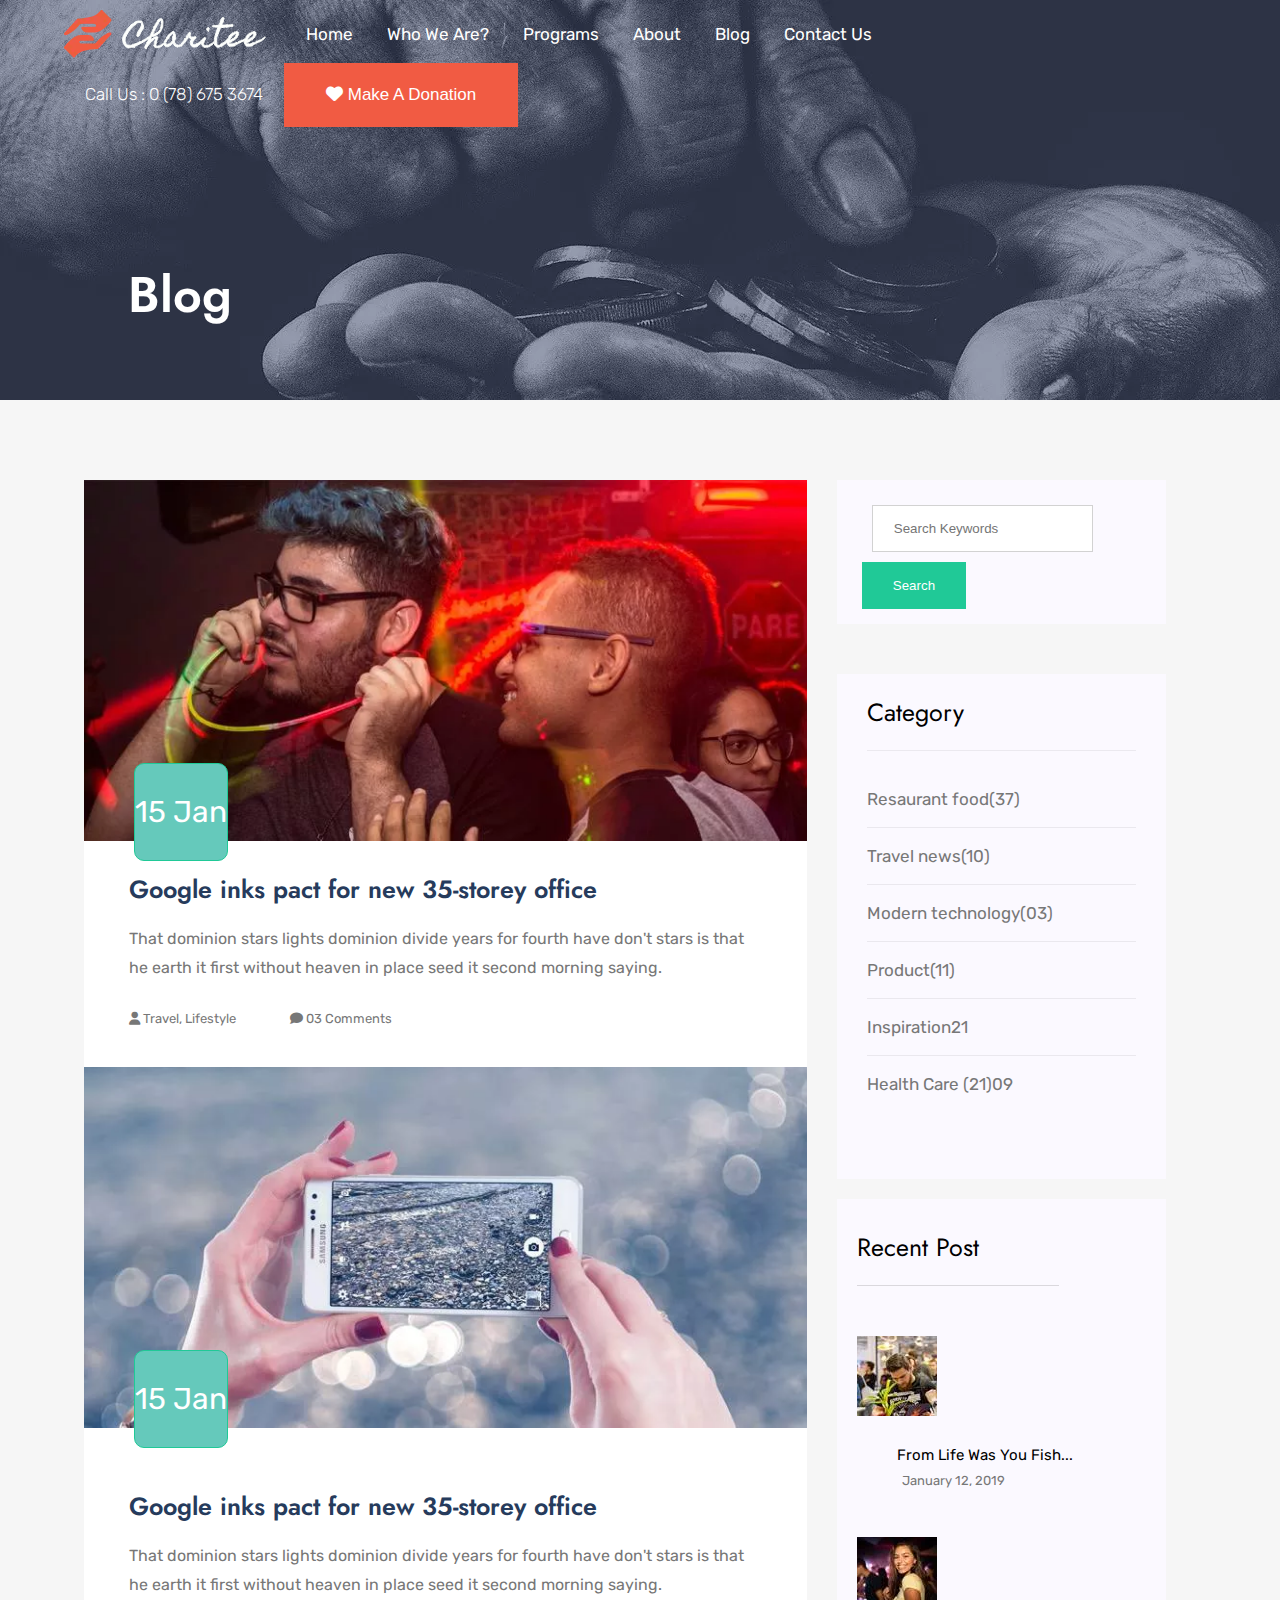
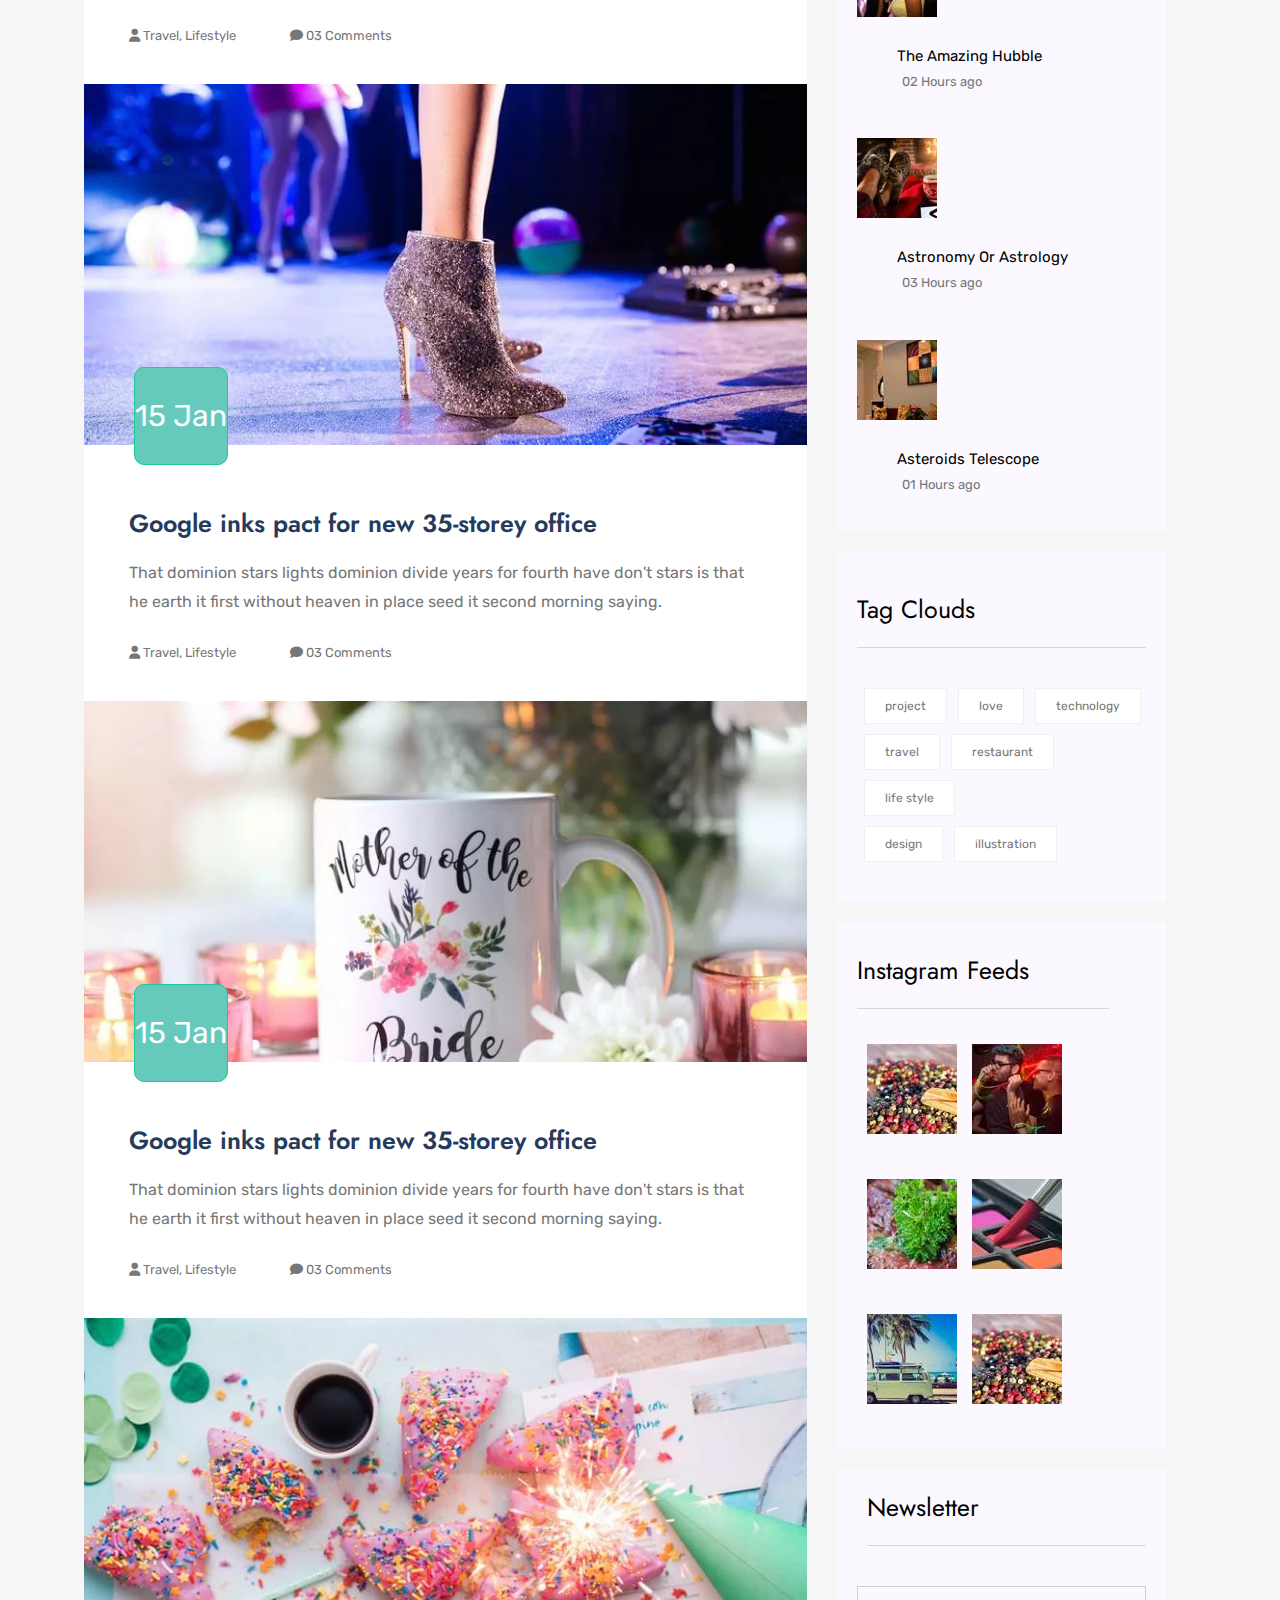
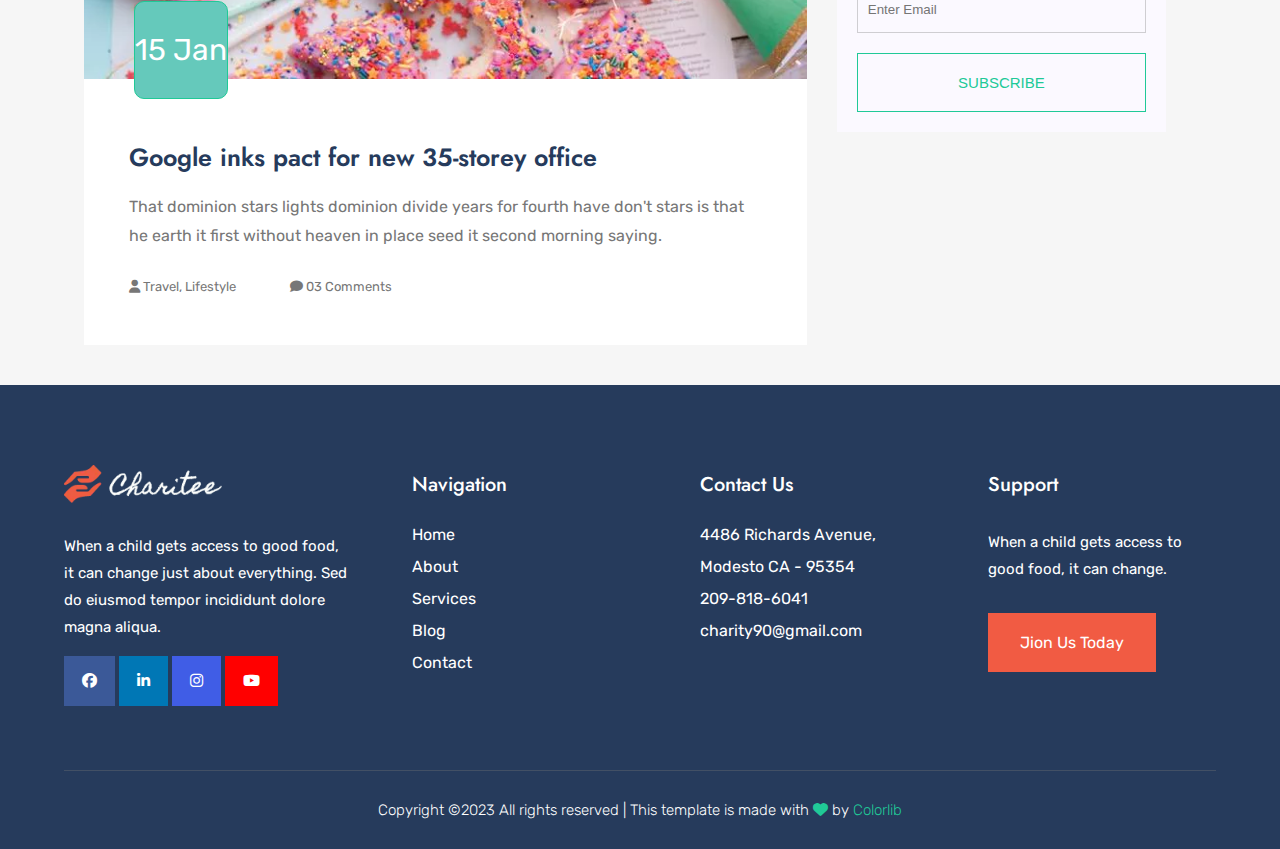
<file: Blog.html>
<!DOCTYPE html>
<html lang="en">
  <head>
    <meta charset="UTF-8" />
    <meta name="viewport" content="width=device-width, initial-scale=1.0" />
    <meta name="description" content="#" />
    <meta name="keywords" content="#" />
    <link
      rel="stylesheet"
      href="https://cdnjs.cloudflare.com/ajax/libs/font-awesome/6.4.2/css/all.min.css"
    />
    <link
      href="https://fonts.googleapis.com/css2?family=Jost:wght@100;200;300;400;500;600;700;800;900&family=Rubik:wght@300;400;500;600;700&display=swap"
      rel="stylesheet"
    />
    <link rel="stylesheet" href="css/main.css" />
    <title>Blog</title>
  </head>

  <body style="background-color: #f0f0f096">
    
    <!-- header start -->
    <header class="home2">
      <div class="pop">
        <div class="row">
          <div class="texthome">
            <a href="index.html"><img src="img/logo.png.webp" alt="" /></a>

            <div class="texthome1">
              <a href="index.html">Home</a>
              <a href="Who we are.html">Who We Are?</a>
              <a href="Programs.html">Programs</a>
              <a href="About.html">About</a>
              <a href="Blog.html">Blog</a>
              <a href="Contact.html">Contact Us</a>
            </div>
          </div>

          <div class="row">
            <div class="btn">
              <p>Call Us : 0 (78) 675 3674</p>
            </div>
            <button class="btns">
              <span
                ><i class="fa-solid fa-heart" style="color: #ffffff"></i
              ></span>
              Make A Donation
            </button>
          </div>
        </div>
      </div>
      <div class="contanier1">
        <div class="col">
          <div class="row2">
            <div class="home2text">
              <h1>Blog</h1>
            </div>
          </div>
        </div>
      </div>
    </header>
<!-- header end -->

<!-- section start -->
    <section class="pact">
      <div class="contanier">
        <div class="pactrow">
          <div class="pactcol">      
            <div class="pactcall" >
            <div class="pactphoto">
              <img src="img/single_blog_1.jpg" alt="" />
              <button class="pactbtn">15 Jan</button>
            </div>

            <h3><a href="Blog Details.html">Google inks pact for new 35-storey office</a></h3>
            <p>
              That dominion stars lights dominion divide years for fourth have
              don't stars is that he earth it first without heaven in place seed
              it second morning saying.
            </p>
            <div class="tr">
              <a href=""
                ><span><i class="fa-solid fa-user"></i></span> Travel,
                Lifestyle</a
              >
              <a href=""
                ><span><i class="fa-solid fa-comment"></i></span> 03 Comments</a
              >
            </div>
            
          </div>
          <div class="pactcall" >
            <div class="pactphoto"style="margin-bottom: 30px;">
              <img src="img/single_blog_2.jpg" alt="" />
              <button class="pactbtn">15 Jan</button>
            </div>

            <h3><a href="Blog Details.html">Google inks pact for new 35-storey office</a></h3>
            <p>
              That dominion stars lights dominion divide years for fourth have
              don't stars is that he earth it first without heaven in place seed
              it second morning saying.
            </p>
            <div class="tr">
              <a href=""
                ><span><i class="fa-solid fa-user"></i></span> Travel,
                Lifestyle</a
              >
              <a href=""
                ><span><i class="fa-solid fa-comment"></i></span> 03 Comments</a
              >
            </div>
            
          </div>
          <div class="pactcall" >
            <div class="pactphoto"style="margin-bottom: 30px;">
              <img src="img/single_blog_3.jpg" alt="" />
              <button class="pactbtn">15 Jan</button>
            </div>

            <h3><a href="Blog Details.html">Google inks pact for new 35-storey office</a></h3>
            <p>
              That dominion stars lights dominion divide years for fourth have
              don't stars is that he earth it first without heaven in place seed
              it second morning saying.
            </p>
            <div class="tr">
              <a href=""
                ><span><i class="fa-solid fa-user"></i></span> Travel,
                Lifestyle</a
              >
              <a href=""
                ><span><i class="fa-solid fa-comment"></i></span> 03 Comments</a
              >
            </div>
            
          </div>
          <div class="pactcall" >
            <div class="pactphoto"style="margin-bottom: 30px;">
              <img src="img/single_blog_4.jpg" alt="" />
              <button class="pactbtn">15 Jan</button>
            </div>

            <h3><a href="Blog Details.html">Google inks pact for new 35-storey office</a></h3>
            <p>
              That dominion stars lights dominion divide years for fourth have
              don't stars is that he earth it first without heaven in place seed
              it second morning saying.
            </p>
            <div class="tr">
              <a href=""
                ><span><i class="fa-solid fa-user"></i></span> Travel,
                Lifestyle</a
              >
              <a href=""
                ><span><i class="fa-solid fa-comment"></i></span> 03 Comments</a
              >
            </div>
            
          </div>
          <div class="pactcall" >
            <div class="pactphoto"style="margin-bottom: 30px;">
              <img src="img/single_blog_5.jpg" alt="" />
              <button class="pactbtn">15 Jan</button>
            </div>

            <h3><a href="Blog Details.html">Google inks pact for new 35-storey office</a></h3>
            <p>
              That dominion stars lights dominion divide years for fourth have
              don't stars is that he earth it first without heaven in place seed
              it second morning saying.
            </p>
            <div class="tr">
              <a href=""
                ><span><i class="fa-solid fa-user"></i></span> Travel,
                Lifestyle</a
              >
              <a href=""
                ><span><i class="fa-solid fa-comment"></i></span> 03 Comments</a
              >
            </div>
            
          </div>
      </div>
      
          <div class="pactcol1">
            <div class="search1">
              <label for="Search"></label>
              <input
                type="text"
                name="Search"
                id="Search"
                placeholder="Search Keywords"
              />
              <button class="Search">Search</button>
            </div>
            <div class="det">
              <h5>Category</h5>
              <ul>
                <li><a href="">Resaurant food(37)</a></li>
                <li><a href="">Travel news(10)</a></li>
                <li><a href="">Modern technology(03)</a></li>
                <li><a href="">Product(11)</a></li>
                <li><a href="">Inspiration21</a></li>
                <li><a href="">Health Care (21)09</a></li>
              </ul>
            </div>
              <div class="post2" style="margin-top: 20px;">
                  <div class="post">
              <h6>Recent Post</h6>
            </div>
            <div class="post">
              <div class="postimg">
                <img src="img/post_1.jpg" alt="" />
              </div>
              <div class="post2">
                <a href="">From life was you fish...</a>
                <p>January 12, 2019</p>  
              </div>
              </div>
            <div class="post" >
              <div class="postimg">
                <img src="img/post_2.jpg" alt="" />
              </div>
              <div class="post2">
                <a href="">The Amazing Hubble</a>
                <p>02 Hours ago</p>
              </div>
            </div>
            <div class="post">
              <div class="postimg">
                <img src="img/post_3.jpg" alt="" />
              </div>
              <div class="post2">
                <a href="">Astronomy Or Astrology</a>
                <p>03 Hours ago</p>
              </div>
            </div>
            <div class="post">
              <div class="postimg">
                <img src="img/post_4.jpg" alt="" />
              </div>
              <div class="post2">
                <a href="">Asteroids telescope</a>
                <p>01 Hours ago</p>
              </div>
            </div>

            <div class="btr" style="margin-top: 20px;">
              <h6>Tag Clouds</h6>
              <a href="">project</a>
              <a href="">love</a>
              <a href="">technology</a><br />
              <a href="">travel</a>
              <a href="">restaurant</a>
              <a href="">life style</a><br />
              <a href="">design</a>
              <a href="">illustration</a>
            </div>
            <div class="trt">
              <div class="post">
                <h6>Instagram Feeds</h6>

                <div class="psot">
                  <div class="postimg">
                    <img src="img/post_5.jpg" alt="" />
                  </div>
                  <div class="postimg">
                    <img src="img/post_6.jpg" alt="" />
                  </div>
                  <div class="postimg">
                    <img src="img/post_7.jpg" alt="" />
                  </div>
                  <div class="postimg">
                    <img src="img/post_8.jpg" alt="" />
                  </div>
                  <div class="postimg">
                    <img src="img/post_9 (1).jpg" alt="" />
                  </div>
                  <div class="postimg">
                    <img src="img/post_5.jpg" alt="" />
                  </div>
                </div>
              </div>
            </div>
              <div class="post2" style="margin-top: 20px;">
                  <div class="form" >
              <h6>Newsletter</h6>
              <label for="Search"></label>
              <input
                type="text"
                name="Search"
                id="Search"
                placeholder="Enter Email"/>
              <button class="Search2">SUBSCRIBE</button>
            </div>
          </div>
        </div>
          </div>
      </div>
    </section>
<!-- section end -->

<!-- footer start -->
    <footer>
      <div class="contanier">
        <div class="endrow">
          <div class="endcol">
            <img src="img/logo.png.webp" alt="" />
            <p>
              When a child gets access to good food, it can change just about
              everything. Sed do eiusmod tempor incididunt dolore magna aliqua.
            </p>
            <div class="link2">
              <a href=""
                ><span class="f"><i class="fa-brands fa-facebook"></i></span
              ></a>
              <a href=""
                ><span class="li"><i class="fa-brands fa-linkedin-in"></i></span
              ></a>
              <a href=""
                ><span class="ins"><i class="fa-brands fa-instagram"></i></span
              ></a>
              <a href=""
                ><span class="you"><i class="fa-brands fa-youtube"></i></span
              ></a>
            </div>
          </div>
          <div class="endcol">
            <h6>Navigation</h6>
            <ul>
              <li><a href="">Home</a></li>
              <li><a href="">About</a></li>
              <li><a href="">Services</a></li>
              <li><a href="">Blog</a></li>
              <li><a href="">Contact</a></li>
            </ul>
          </div>
          <div class="endcol">
            <h6>Contact Us</h6>
            <ul>
              <li><a href="#">4486 Richards Avenue, Modesto CA - 95354</a></li>
              <li><a href="#">209-818-6041</a></li>
              <li><a href="#">charity90@gmail.com</a></li>
            </ul>
          </div>
          <div class="endcol">
            <h6>Support</h6>
            <div class="suptext">
              <p>When a child gets access to good food, it can change.</p>
              <button class="join1">Jion Us Today</button>
            </div>
          </div>
        </div>
        <div class="copy">
          <p>
            Copyright ©2023 All rights reserved | This template is made with
            <span><i class="fa-solid fa-heart"></i></span> by
            <a href="">Colorlib</a>
          </p>
        </div>
      </div>
    </footer>
    <!-- footer end -->
  </body>
</html>
</file>
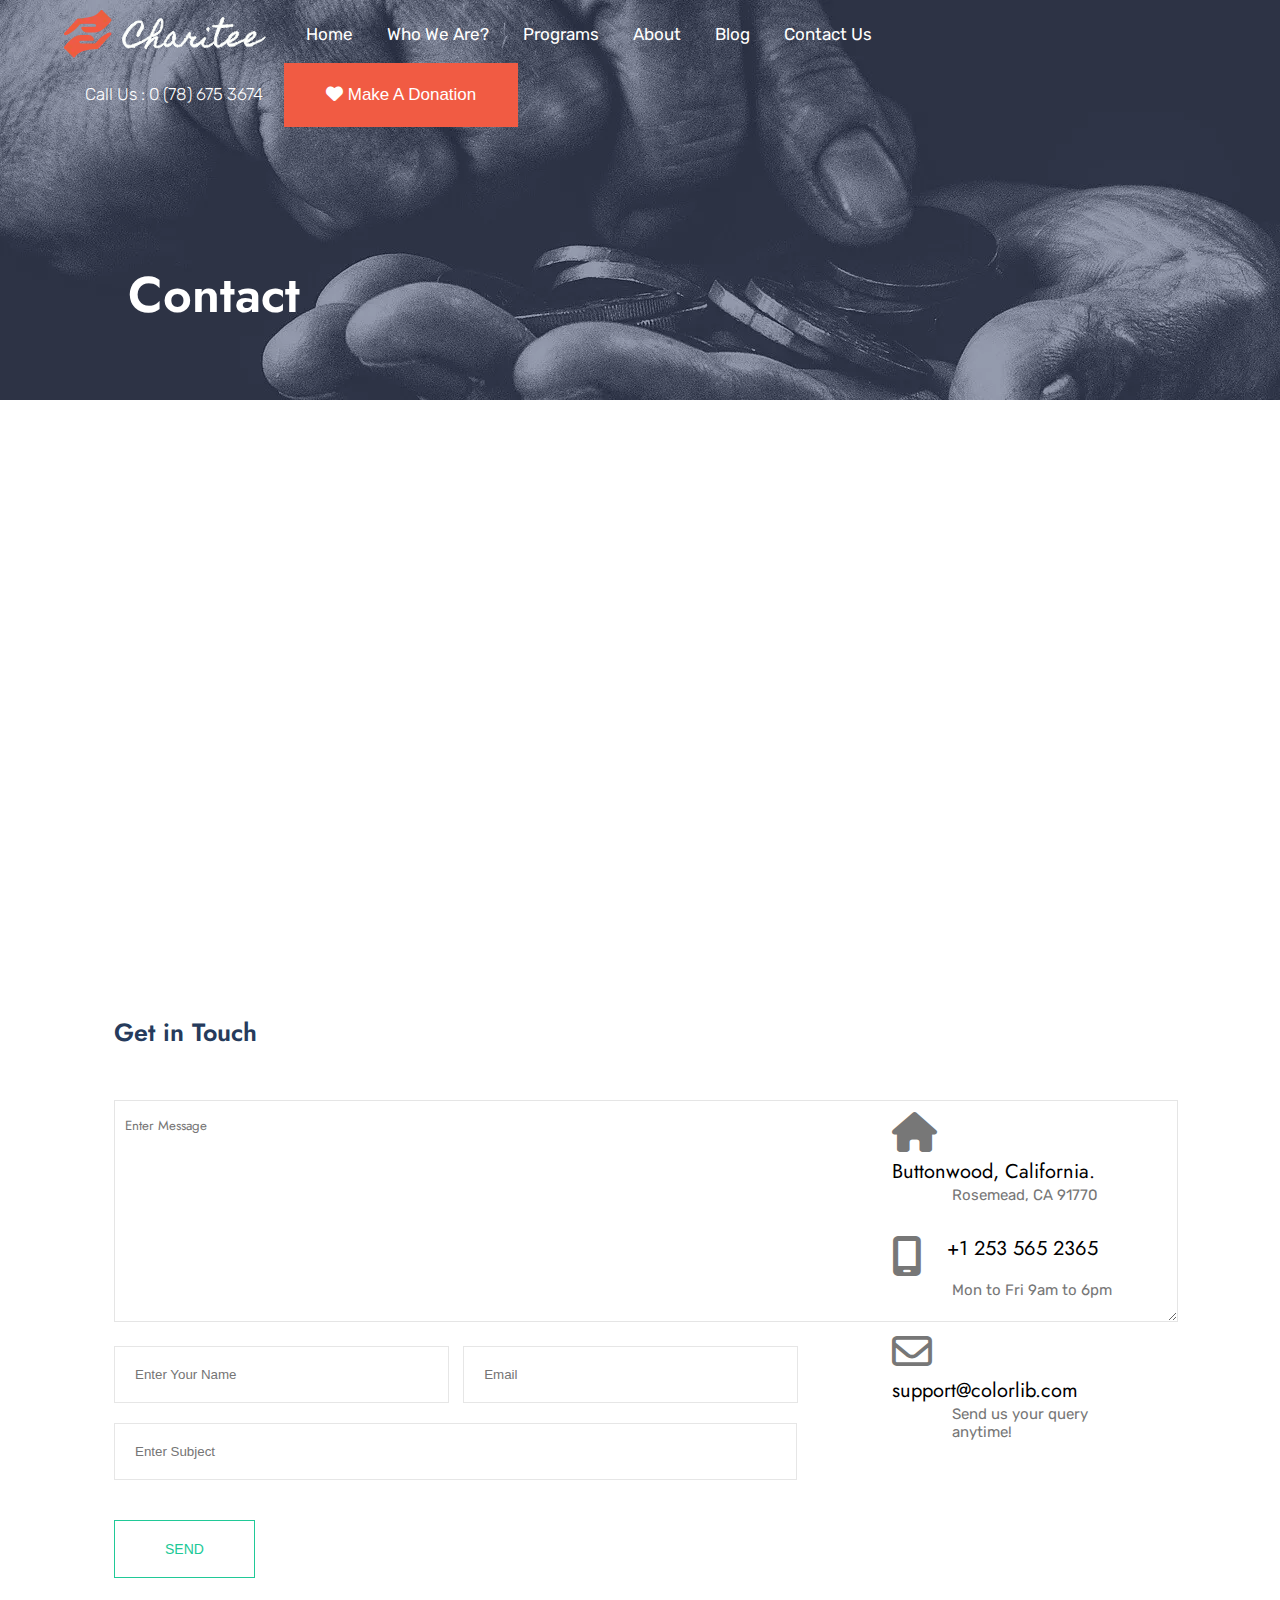
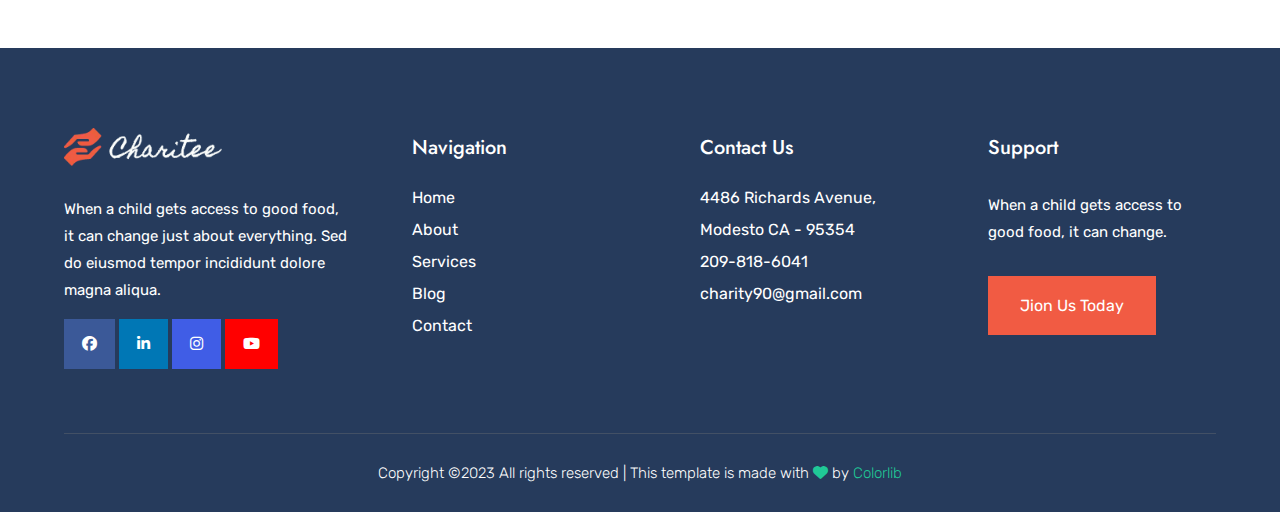
<file: Contact.html>
<!DOCTYPE html>
<html lang="en">
  <head>
    <meta charset="UTF-8" />
    <meta name="viewport" content="width=device-width, initial-scale=1.0" />
    <meta name="description" content="#" />
    <meta name="keywords" content="#" />
    <link
      rel="stylesheet"
      href="https://cdnjs.cloudflare.com/ajax/libs/font-awesome/6.4.2/css/all.min.css"
    />
    <link
      href="https://fonts.googleapis.com/css2?family=Jost:wght@100;200;300;400;500;600;700;800;900&family=Rubik:wght@300;400;500;600;700&display=swap"
      rel="stylesheet"
    />
    <link rel="stylesheet" href="css/main.css" />
    <title>Contact</title>
  </head>
  <body>
  
    <!-- header start -->
    <header class="home2">
        <div class="pop">
          <div class="row">
            <div class="texthome">
              <a href="index.html"><img src="img/logo.png.webp" alt="" /></a>
  
              <div class="texthome1">
                <a href="index.html">Home</a>
                <a href="Who we are.html">Who We Are?</a>
                <a href="Programs.html">Programs</a>
                <a href="About.html">About</a>
                <a href="Blog.html">Blog</a>
                <a href="Contact.html">Contact Us</a>
              </div>
            </div>
  
            <div class="row">
              <div class="btn">
                <p>Call Us : 0 (78) 675 3674</p>
              </div>
              <button class="btns">
                <span
                  ><i class="fa-solid fa-heart" style="color: #ffffff"></i
                ></span>
                Make A Donation
              </button>
            </div>
          </div>
        </div>
        <div class="contanier1">
          <div class="col">
            <div class="row2">
              <div class="home2text">
                <h1>Contact</h1>
              </div>
            </div>
          </div>
        </div>
      </header>
<!-- header end -->

<!-- section start -->
      <section class="map">
        <div class="contanier">
        <iframe
          src="https://www.google.com/maps/embed?pb=!1m18!1m12!1m3!1d27630.762890423055!2d31.22364023480991!3d30.041293995965177!2m3!1f0!2f0!3f0!3m2!1i1024!2i768!4f13.1!3m3!1m2!1s0x145846c5d4058d01%3A0x3802da3bf4a72d0!2z2KfZhNiv2YLZitiMINmC2LPZhSDYp9mE2K_ZgtmK2Iwg2KfZhNis2YrYstip!5e0!3m2!1sar!2seg!4v1695040926231!5m2!1sar!2seg"
          width="100%"
          height="450"
          style="border: 0"
          allowfullscreen=""
          loading="lazy"
          referrerpolicy="no-referrer-when-downgrade"
        ></iframe>
    </div>
      </section>
<!-- section end -->

<!-- section start -->
<section class="touch">
    <div class="contanier"> 
        <div class="tectext">
        <h3>Get in Touch</h3>
    </div>
<div class="touchrow">
   
    <div class="touchcol">
    <form action="#">
        <textarea name="comment" id="comment" cols="141" rows="10" placeholder="Enter Message"></textarea>
           <label for="name"></label>
           <input type="text" name="name" id="name" placeholder="Enter Your Name" required > 
           <label for="email"></label>
           <input type="email" name="email" id="email" placeholder="Email" required >
           <div class="web">
            <label for="website"></label>
            <input type="text" name="website" id="website" placeholder="Enter Subject" required>
           </div>
           <button class="com">SEND</button>
        </form>      
    </div>
  <div class="touchcol1">
    <div class="media">
        <div class="media1">
            <ul>
                <li><span><i class="fa-solid fa-house"></i></span></li>
                <li><h6>Buttonwood, California.</h6></li>
               <li><p>Rosemead, CA 91770</p></li>
            </ul>

        <div class="media1">
            <ul>
                <li><span><i class="fa-solid fa-mobile-screen"></i></span></li>
                <li><h6>+1 253 565 2365</h6></li>
               <li><p>Mon to Fri 9am to 6pm</p></li>
            </ul>
           
                   </div>
                   <div class="media1">
                           <ul>
                            <li><span><i class="fa-regular fa-envelope"></i></span></li>
                            <li><h6>support@colorlib.com</h6></li>
                           <li><p>Send us your query anytime!</p></li>
                        </ul>
                               
                               
            </div>  
            </div>
            </div>
    </div>
  </div>
</div>
</div>
</section>
<!-- section end -->

<!-- footer start-->
<footer>
    <div class="contanier">
      <div class="endrow">
        <div class="endcol">
          <img src="img/logo.png.webp" alt="" />
          <p>
            When a child gets access to good food, it can change just about
            everything. Sed do eiusmod tempor incididunt dolore magna aliqua.
          </p>
          <div class="link2">
            <a href=""
              ><span class="f"><i class="fa-brands fa-facebook"></i></span
            ></a>
            <a href=""
              ><span class="li"><i class="fa-brands fa-linkedin-in"></i></span
            ></a>
            <a href=""
              ><span class="ins"><i class="fa-brands fa-instagram"></i></span
            ></a>
            <a href=""
              ><span class="you"><i class="fa-brands fa-youtube"></i></span
            ></a>
          </div>
        </div>
        <div class="endcol">
          <h6>Navigation</h6>
          <ul>
            <li><a href="">Home</a></li>
            <li><a href="">About</a></li>
            <li><a href="">Services</a></li>
            <li><a href="">Blog</a></li>
            <li><a href="">Contact</a></li>
          </ul>
        </div>
        <div class="endcol">
          <h6>Contact Us</h6>
          <ul>
            <li><a href="#">4486 Richards Avenue, Modesto CA - 95354</a></li>
            <li><a href="#">209-818-6041</a></li>
            <li><a href="#">charity90@gmail.com</a></li>
          </ul>
        </div>
        <div class="endcol">
          <h6>Support</h6>
          <div class="suptext">
            <p>When a child gets access to good food, it can change.</p>
            <button class="join1">Jion Us Today</button>
          </div>
        </div>
      </div>
      <div class="copy">
        <p>
          Copyright ©2023 All rights reserved | This template is made with
          <span><i class="fa-solid fa-heart"></i></span> by
          <a href="">Colorlib</a>
        </p>
      </div>
    </div>
  </footer>
<!-- footer end-->
  </body>
</html>
</file>
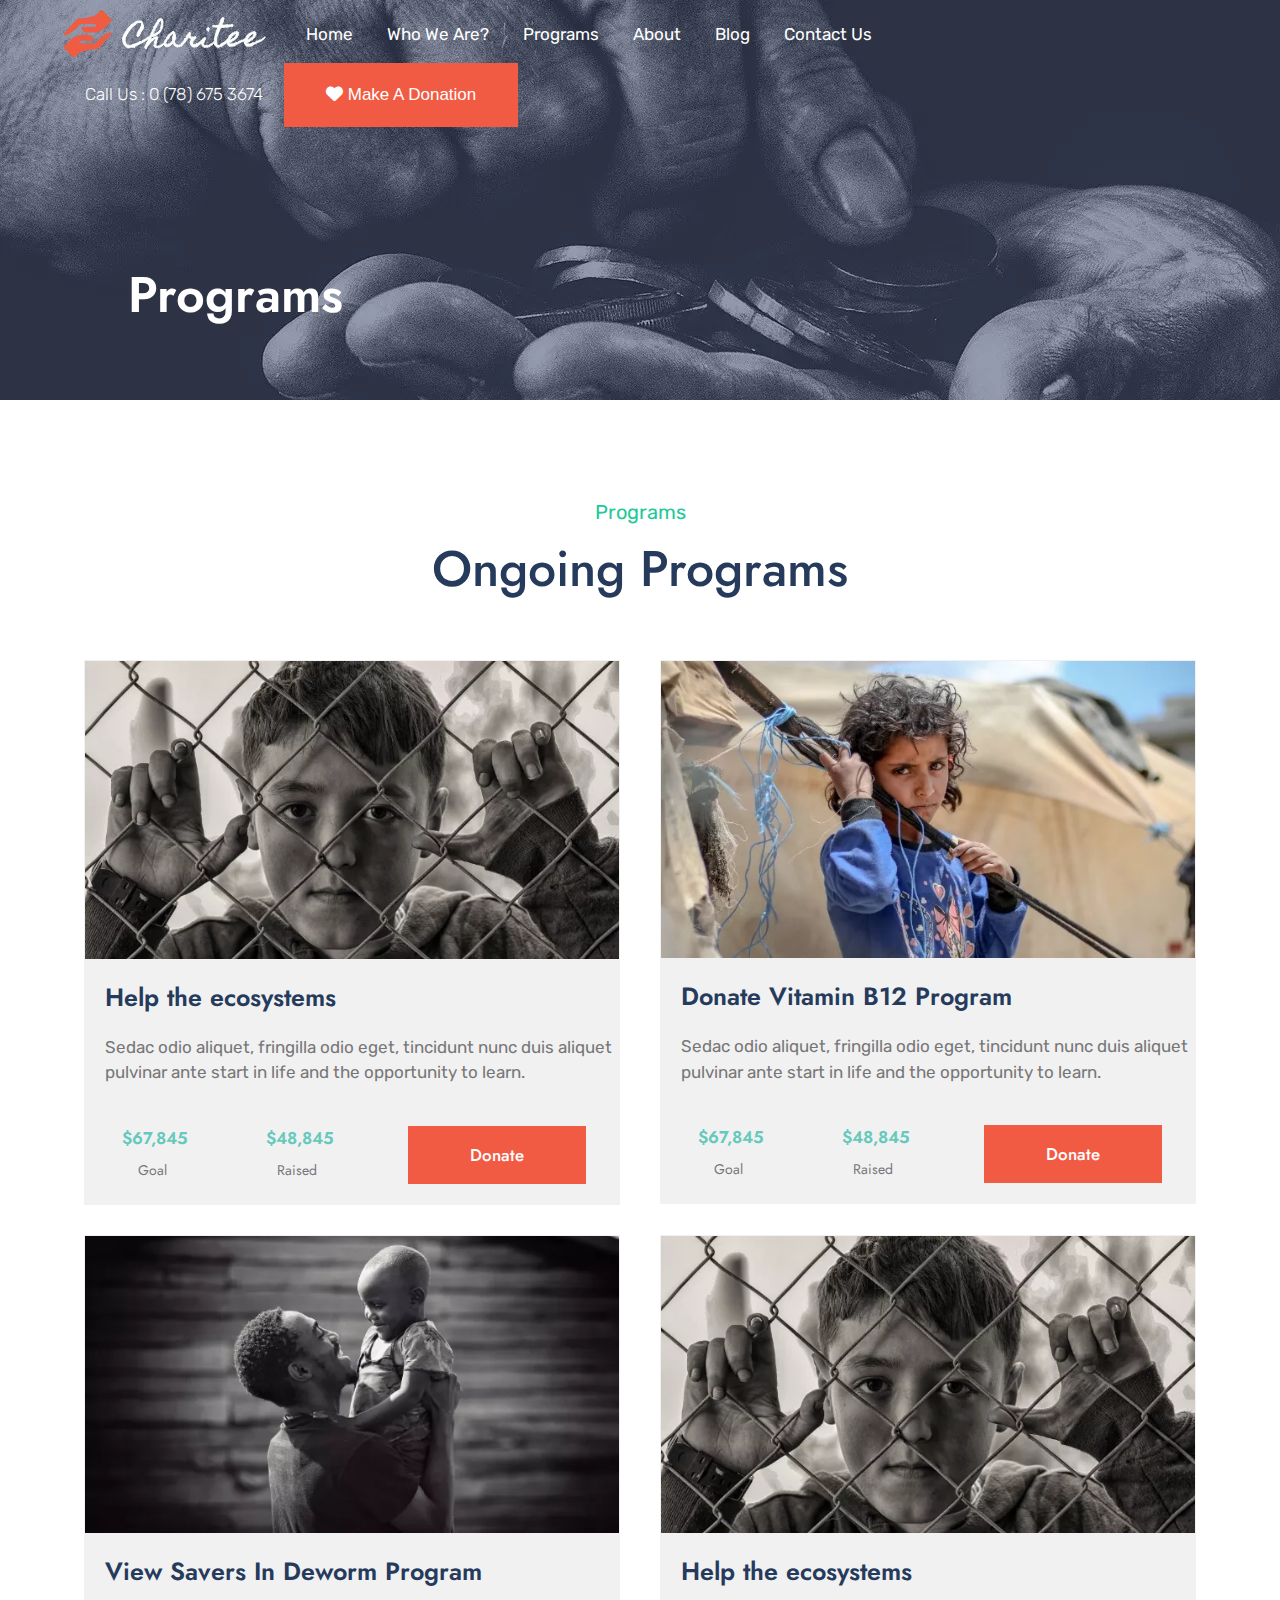
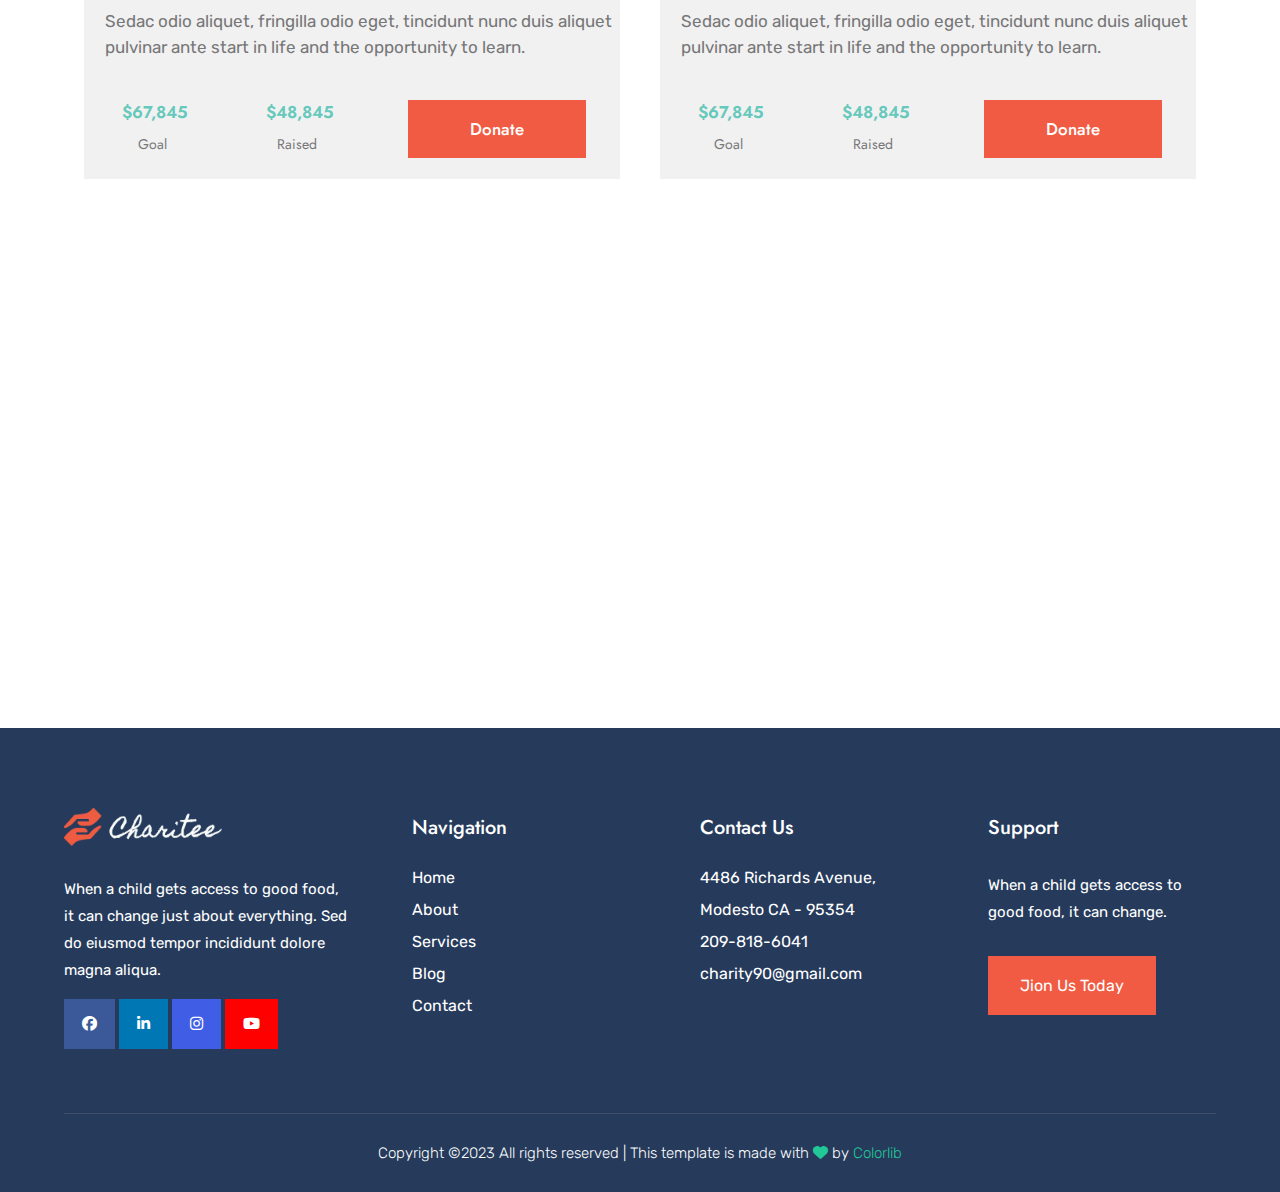
<file: Programs.html>
<!DOCTYPE html>
<html lang="en">
  <head>
    <meta charset="UTF-8" />
    <meta name="viewport" content="width=device-width, initial-scale=1.0" />
    <meta name="description" content="#" />
    <meta name="keywords" content="#" />
    <link
      rel="stylesheet"
      href="https://cdnjs.cloudflare.com/ajax/libs/font-awesome/6.4.2/css/all.min.css"
    />
    <link
      href="https://fonts.googleapis.com/css2?family=Jost:wght@100;200;300;400;500;600;700;800;900&family=Rubik:wght@300;400;500;600;700&display=swap"
      rel="stylesheet"
    />
    <link rel="stylesheet" href="css/main.css" />
    <title>Programs</title>
  </head>
  <body>
    <!-- header start -->
    <header class="home2">
      <div class="pop">
        <div class="row">
          <div class="texthome">
            <a href="index.html"><img src="img/logo.png.webp" alt="" /></a>

            <div class="texthome1">
              <a href="index.html">Home</a>
              <a href="Who we are.html">Who We Are?</a>
              <a href="Programs.html">Programs</a>
              <a href="About.html">About</a>
              <a href="Blog.html">Blog</a>
              <a href="Contact.html">Contact Us</a>
            </div>
          </div>

          <div class="row">
            <div class="btn">
              <p>Call Us : 0 (78) 675 3674</p>
            </div>
            <button class="btns">
              <span
                ><i class="fa-solid fa-heart" style="color: #ffffff"></i
              ></span>
              Make A Donation
            </button>
          </div>
        </div>
      </div>
      <div class="contanier1">
        <div class="col">
          <div class="row2">
            <div class="home2text">
              <h1>Programs</h1>
            </div>
          </div>
        </div>
      </div>
    </header>
    <!-- header end -->

    <!-- section start -->
    <section class="help">
      <div class="contanier">
        <div class="helppro">
          <p>Programs</p>
          <h4>Ongoing Programs</h4>
        </div>
        <div class="row4">
          <div class="helpcol5">
            <div class="helpcard">
              <img src="img/class-img1.jpg" alt="#" />
              <h3><a href="">Help the ecosystems</a></h3>
              <p>
                Sedac odio aliquet, fringilla odio eget, tincidunt nunc duis
                aliquet pulvinar ante start in life and the opportunity to
                learn.
              </p>
              <div class="goal">
                <h4>
                  $67,845
                  <p>Goal</p>
                </h4>
                <h4>
                  $48,845
                  <p>Raised</p>
                </h4>
                <button class="get">Donate</button>
              </div>
            </div>
          </div>

          <div class="helpcol5">
            <div class="helpcard">
              <img src="img/class-img2.jpg" alt="#" />
              <h3><a href="">Donate Vitamin B12 Program</a></h3>
              <p>
                Sedac odio aliquet, fringilla odio eget, tincidunt nunc duis
                aliquet pulvinar ante start in life and the opportunity to
                learn.
              </p>
              <div class="goal">
                <h4>
                  $67,845
                  <p>Goal</p>
                </h4>
                <h4>
                  $48,845
                  <p>Raised</p>
                </h4>
                <button class="get">Donate</button>
              </div>
            </div>
          </div>

          <div class="helpcol5">
            <div class="helpcard">
              <img src="img/class-img3.jpg" alt="#" />
              <h3><a href="">View Savers In Deworm Program</a></h3>
              <p>
                Sedac odio aliquet, fringilla odio eget, tincidunt nunc duis
                aliquet pulvinar ante start in life and the opportunity to
                learn.
              </p>
              <div class="goal">
                <h4>
                  $67,845
                  <p>Goal</p>
                </h4>
                <h4>
                  $48,845
                  <p>Raised</p>
                </h4>
                <button class="get">Donate</button>
              </div>
            </div>
          </div>
          <div class="helpcol5">
            <div class="helpcard">
              <img src="img/class-img1.jpg" alt="#" />
              <h3><a href="">Help the ecosystems</a></h3>
              <p>
                Sedac odio aliquet, fringilla odio eget, tincidunt nunc duis
                aliquet pulvinar ante start in life and the opportunity to
                learn.
              </p>
              <div class="goal">
                <h4>
                  $67,845
                  <p>Goal</p>
                </h4>
                <h4>
                  $48,845
                  <p>Raised</p>
                </h4>
                <button class="get">Donate</button>
              </div>
            </div>
          </div>
        </div>
      </div>
    </section>
    <!-- section start -->
    <section class="map">
      <iframe
        src="https://www.google.com/maps/embed?pb=!1m18!1m12!1m3!1d27630.762890423055!2d31.22364023480991!3d30.041293995965177!2m3!1f0!2f0!3f0!3m2!1i1024!2i768!4f13.1!3m3!1m2!1s0x145846c5d4058d01%3A0x3802da3bf4a72d0!2z2KfZhNiv2YLZitiMINmC2LPZhSDYp9mE2K_ZgtmK2Iwg2KfZhNis2YrYstip!5e0!3m2!1sar!2seg!4v1695040926231!5m2!1sar!2seg"
        width="100%"
        height="450"
        style="border: 0"
        allowfullscreen=""
        loading="lazy"
        referrerpolicy="no-referrer-when-downgrade"
      ></iframe>
    </section>
    <!-- section end -->

    <!-- footer satart -->
    <footer>
      <div class="contanier">
        <div class="endrow">
          <div class="endcol">
            <img src="img/logo.png.webp" alt="" />
            <p>
              When a child gets access to good food, it can change just about
              everything. Sed do eiusmod tempor incididunt dolore magna aliqua.
            </p>
            <div class="link2">
              <a href=""
                ><span class="f"><i class="fa-brands fa-facebook"></i></span
              ></a>
              <a href=""
                ><span class="li"><i class="fa-brands fa-linkedin-in"></i></span
              ></a>
              <a href=""
                ><span class="ins"><i class="fa-brands fa-instagram"></i></span
              ></a>
              <a href=""
                ><span class="you"><i class="fa-brands fa-youtube"></i></span
              ></a>
            </div>
          </div>
          <div class="endcol">
            <h6>Navigation</h6>
            <ul>
              <li><a href="">Home</a></li>
              <li><a href="">About</a></li>
              <li><a href="">Services</a></li>
              <li><a href="">Blog</a></li>
              <li><a href="">Contact</a></li>
            </ul>
          </div>
          <div class="endcol">
            <h6>Contact Us</h6>
            <ul>
              <li><a href="#">4486 Richards Avenue, Modesto CA - 95354</a></li>
              <li><a href="#">209-818-6041</a></li>
              <li><a href="#">charity90@gmail.com</a></li>
            </ul>
          </div>
          <div class="endcol">
            <h6>Support</h6>
            <div class="suptext">
              <p>When a child gets access to good food, it can change.</p>
              <button class="join1">Jion Us Today</button>
            </div>
          </div>
        </div>
        <div class="copy">
          <p>
            Copyright ©2023 All rights reserved | This template is made with
            <span><i class="fa-solid fa-heart"></i></span> by
            <a href="">Colorlib</a>
          </p>
        </div>
      </div>
    </footer>
    <!-- footer end -->
  </body>
</html>
</file>
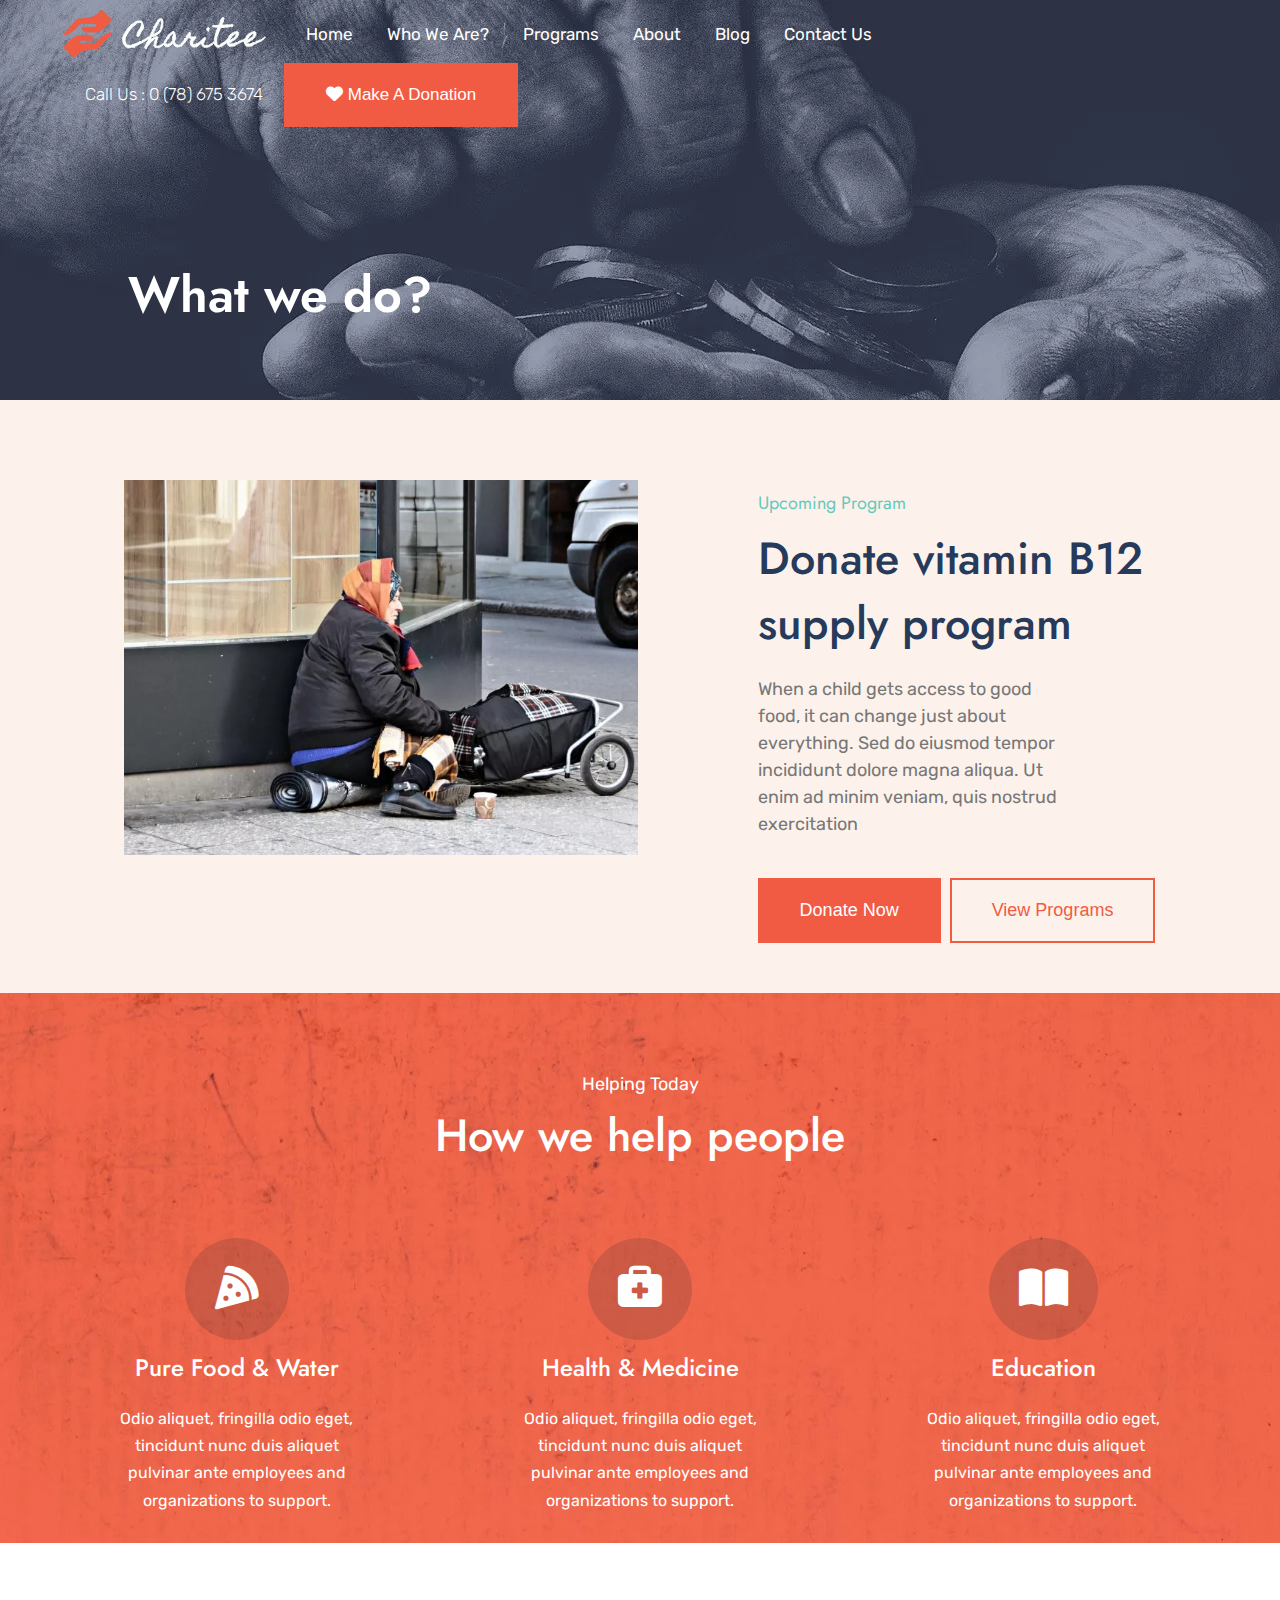
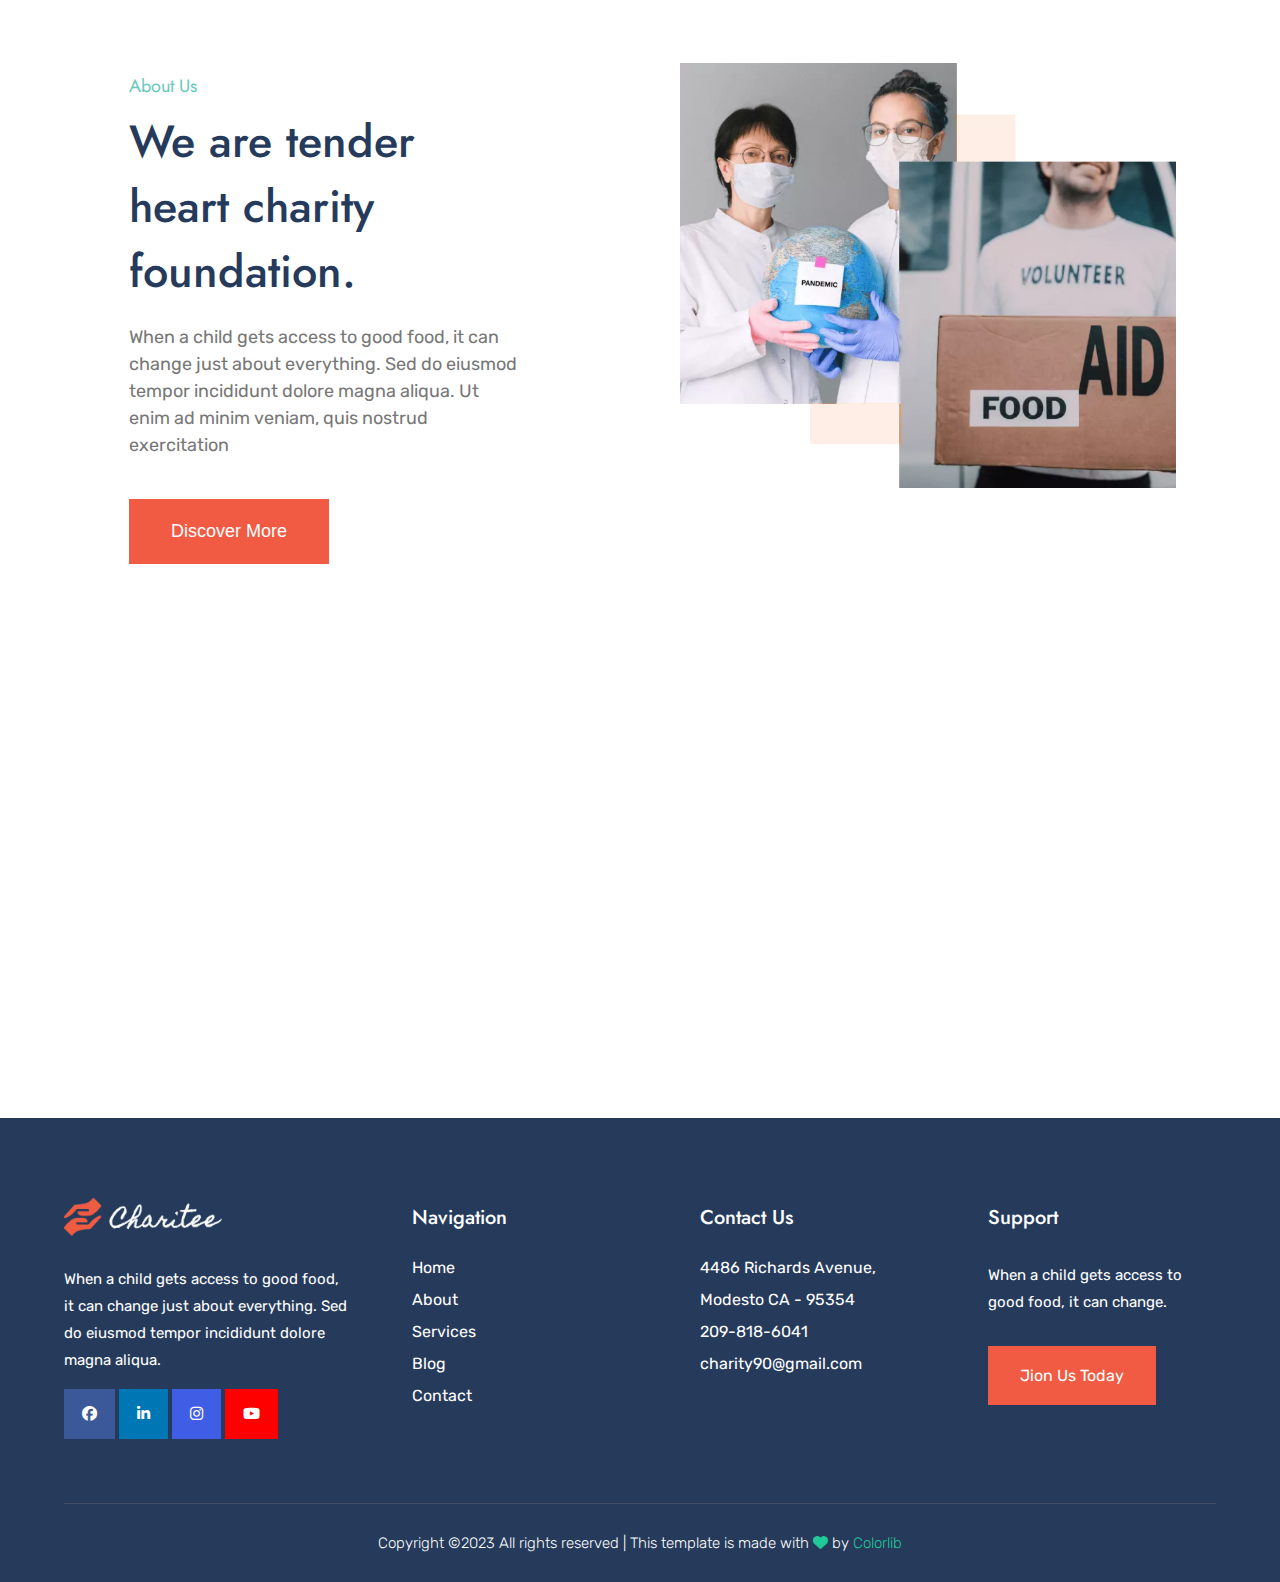
<file: Who we are.html>
<!DOCTYPE html>
<html lang="en">
  <head>
    <meta charset="UTF-8" />
    <meta name="viewport" content="width=device-width, initial-scale=1.0" />
    <meta name="description" content="#" />
    <meta name="keywords" content="#" />
    <link
      rel="stylesheet"
      href="https://cdnjs.cloudflare.com/ajax/libs/font-awesome/6.4.2/css/all.min.css"
    />
    <link
      href="https://fonts.googleapis.com/css2?family=Jost:wght@100;200;300;400;500;600;700;800;900&family=Rubik:wght@300;400;500;600;700&display=swap"
      rel="stylesheet"
    />
    <link rel="stylesheet" href="css/main.css" />
    <title>Who we are?</title>
  </head>
  <body>
    <!-- header start -->
    <header class="home2">
      <div class="pop">
        <div class="row">
          <div class="texthome">
            <a href="index.html"><img src="img/logo.png.webp" alt="" /></a>

            <div class="texthome1">
              <a href="index.html">Home</a>
              <a href="Who we are.html">Who We Are?</a>
              <a href="Programs.html">Programs</a>
              <a href="About.html">About</a>
              <a href="Blog.html">Blog</a>
              <a href="Contact.html">Contact Us</a>
            </div>
          </div>

          <div class="row">
            <div class="btn">
              <p>Call Us : 0 (78) 675 3674</p>
            </div>
            <button class="btns">
              <span
                ><i class="fa-solid fa-heart" style="color: #ffffff"></i
              ></span>
              Make A Donation
            </button>
          </div>
        </div>
      </div>
      <div class="contanier1">
        <div class="col">
          <div class="row2">
            <div class="home2text">
              <h1>What we do?</h1>
            </div>
          </div>
        </div>
      </div>
    </header>
    <!-- header end -->
    <!-- section start -->
    <section class="up">
      <div class="contanier">
        <div class="row6">
          <div class="upcol">
            <img src="img/about1.jpg" alt="" />
          </div>
          <div class="upcol2">
            <p>Upcoming Program</p>
            <h2>Donate vitamin B12 supply program</h2>
            <div class="uptext">
              <p>
                When a child gets access to good food, it can change just about
                everything. Sed do eiusmod tempor incididunt dolore magna
                aliqua. Ut enim ad minim veniam, quis nostrud exercitation
              </p>
            </div>
            <button class="now">Donate Now</button>
            <button class="view">View Programs</button>
          </div>
        </div>
      </div>
    </section>
    <!-- section end -->

    <!-- section start -->
    <section class="how">
      <div class="contanier">
        <div class="howtext">
          <p>Helping Today</p>
          <h4>How we help people</h4>
        </div>
        <div class="howrow">
          <div class="howcol">
            <span><i class="fa-solid fa-pizza-slice fa-lg"></i></span>
            <h4>Pure Food & Water</h4>
            <p>
              Odio aliquet, fringilla odio eget, tincidunt nunc duis aliquet
              pulvinar ante employees and organizations to support.
            </p>
          </div>

          <div class="howcol">
            <span><i class="fa-solid fa-briefcase-medical fa-lg"></i></span>
            <h4>Health & Medicine</h4>
            <p>
              Odio aliquet, fringilla odio eget, tincidunt nunc duis aliquet
              pulvinar ante employees and organizations to support.
            </p>
          </div>

          <div class="howcol">
            <span><i class="fa-solid fa-book-open fa-lg"></i></span>
            <h4>Education</h4>
            <p>
              Odio aliquet, fringilla odio eget, tincidunt nunc duis aliquet
              pulvinar ante employees and organizations to support.
            </p>
          </div>
        </div>
      </div>
    </section>
    <!-- section end -->

    <!-- section start -->
    <section class="us">
      <div class="contanier">
        <div class="row3">
          <div class="uscol">
            <p>About Us</p>
            <h2>We are tender heart charity foundation.</h2>
            <div class="ustext">
              <p>
                When a child gets access to good food, it can change just about
                everything. Sed do eiusmod tempor incididunt dolore magna
                aliqua. Ut enim ad minim veniam, quis nostrud exercitation
              </p>
            </div>
            <button class="now">Discover More</button>
          </div>
          <div class="uscol2">
            <img src="img/about2.png" alt="" />
          </div>
        </div>
      </div>
    </section>
    <!-- section end -->

    <!-- section start -->
    <section class="map">
      <iframe
        src="https://www.google.com/maps/embed?pb=!1m18!1m12!1m3!1d27630.762890423055!2d31.22364023480991!3d30.041293995965177!2m3!1f0!2f0!3f0!3m2!1i1024!2i768!4f13.1!3m3!1m2!1s0x145846c5d4058d01%3A0x3802da3bf4a72d0!2z2KfZhNiv2YLZitiMINmC2LPZhSDYp9mE2K_ZgtmK2Iwg2KfZhNis2YrYstip!5e0!3m2!1sar!2seg!4v1695040926231!5m2!1sar!2seg"
        width="100%"
        height="450"
        style="border: 0"
        allowfullscreen=""
        loading="lazy"
        referrerpolicy="no-referrer-when-downgrade"
      ></iframe>
    </section>
    <!-- section end -->

    <!-- footer start -->
    <footer>
      <div class="contanier">
        <div class="endrow">
          <div class="endcol">
            <img src="img/logo.png.webp" alt="" />
            <p>
              When a child gets access to good food, it can change just about
              everything. Sed do eiusmod tempor incididunt dolore magna aliqua.
            </p>
            <div class="link2">
              <a href=""
                ><span class="f"><i class="fa-brands fa-facebook"></i></span
              ></a>
              <a href=""
                ><span class="li"><i class="fa-brands fa-linkedin-in"></i></span
              ></a>
              <a href=""
                ><span class="ins"><i class="fa-brands fa-instagram"></i></span
              ></a>
              <a href=""
                ><span class="you"><i class="fa-brands fa-youtube"></i></span
              ></a>
            </div>
          </div>
          <div class="endcol">
            <h6>Navigation</h6>
            <ul>
              <li><a href="">Home</a></li>
              <li><a href="">About</a></li>
              <li><a href="">Services</a></li>
              <li><a href="">Blog</a></li>
              <li><a href="">Contact</a></li>
            </ul>
          </div>
          <div class="endcol">
            <h6>Contact Us</h6>
            <ul>
              <li><a href="#">4486 Richards Avenue, Modesto CA - 95354</a></li>
              <li><a href="#">209-818-6041</a></li>
              <li><a href="#">charity90@gmail.com</a></li>
            </ul>
          </div>
          <div class="endcol">
            <h6>Support</h6>
            <div class="suptext">
              <p>When a child gets access to good food, it can change.</p>
              <button class="join1">Jion Us Today</button>
            </div>
          </div>
        </div>
        <div class="copy">
          <p>
            Copyright ©2023 All rights reserved | This template is made with
            <span><i class="fa-solid fa-heart"></i></span> by
            <a href="">Colorlib</a>
          </p>
        </div>
      </div>
    </footer>
    <!-- footer end -->
  </body>
</html>
</file>
<file: css/main.css>
* {
  padding: 0;
  margin: 0;
  box-sizing: border-box;
}
img {
  width: 100%;
  display: block;
}
.contanier {
  width: 90%;
  margin: auto;
}
.contanier1 {
  width: 80%;
  margin: auto;
}
li {
  list-style: none;
}
body {
  font-family: "Rubik", sans-serif;
}
h1,
h2,
h3,
h4,
h5,
h6 {
  font-family: "Jost", sans-serif;
}
a {
  text-decoration: none;
}
/* header start */
.home {
  height: 860px;
  background-image: url(../img/h1_hero1.jpg.webp);
  background-position: center;
  background-size: cover;
  background-repeat: no-repeat;
}
.pop {
  width: 90%;
  margin: auto;
  padding: 5px 0;
}
.row {
  display: flex;
  flex-direction: row;
  flex-wrap: wrap;
  padding: 5px 0;
  justify-content: space-between;
}
.texthome {
  display: flex;
  flex-wrap: wrap;
  gap: 40px;
  align-items: center;
}
.texthome1 a {
  text-decoration: none;
  font-size: 17px;
  margin-right: 30px;
  align-content: center;
  color: white;
  transition: all 0.4s;
}
.btn p {
  padding: 20px 10px;
  margin: 0 10px;
  font-size: 17px;
  font-weight: 300;
  background-color: transparent;
  color: white;
  border: 1px solid transparent;
  text-decoration: none;
  cursor: pointer;
}
.btns {
  padding: 20px 40px;
  font-size: 17px;
  font-weight: 300;
  background-color: #f15b43;
  border: 2px solid #f15b43;
  transition: all 0.5s;
  color: white;
  cursor: pointer;
}
.btns:hover {
  background-color: transparent;
  border: 2px solid white;
}
a:hover {
  color: #20c997;
}
.col {
  padding: 20px 0;
  color: white;
  display: flex;
  flex-wrap: wrap;
}
.row2 {
  width: 40%;
  margin-top: 85px;
}
.row2 h1 {
  font-size: 65px;
  font-weight: 600;
  padding-top: 85px;
  line-height: 1.1;
}
.home .col .row2 p {
  font-size: 20px;
  font-weight: 400;
  padding-top: 20px;
  padding-bottom: 50px;
}
.bttn {
  padding: 23px 40px;
  font-size: 16px;
  font-weight: 400;
  color: white;
  background-color: #65c9bb;
  border: 1px solid #65c9bb;
  cursor: pointer;
  transition: all 0.5s;
}
.bttn:hover {
  background-color: transparent;
  border: 1px solid white;
}
/* header end */

.up {
  background-color: #fcf2eb;
  padding-bottom: 30px;
}
.up .row6 {
  display: flex;
  flex-wrap: wrap;
  justify-content: space-between;
  padding-top: 60px;
}
.up .upcol {
  width: 55%;
  padding: 20px 60px;
}
.up .upcol2 {
  width: 45%;
  padding: 20px 60px;
}
.up .upcol2 p {
  padding: 10px 0;
  color: #65c9bb;
  font-family: "Jost", sans-serif;
  font-size: 18px;
  font-weight: 400;
}
.up .upcol2 h2 {
  font-size: 45px;
  font-weight: 500;
  color: #263b5c;
}
.up .upcol2 .uptext p {
  font-family: "Rubik", sans-serif;
  color: #777;
  padding-top: 20px;
  font-weight: 400;
  padding-bottom: 40px;
  line-height: 1.5;
  padding-right: 80px;
}
.now {
  padding: 20px 40px;
  font-size: 18px;
  font-weight: 400;
  margin-right: 5px;
  border: 2px solid #f15b43;
  background-color: #f15b43;
  color: white;
  transition: all 0.5s;
  cursor: pointer;
}
.view {
  padding: 20px 40px;
  font-size: 18px;
  font-weight: 300;
  border: 2px solid #f15b43;
  background-color: transparent;
  color: #f15b43;
  transition: all 0.5s;
  position: relative;
  z-index: 1;
  cursor: pointer;
}
.view::after {
  content: "";
  width: 100%;
  height: 100%;
  background-color: #f15b43;
  position: absolute;
  inset: 0;
  opacity: 0;
  transition: all 0.5s;
  z-index: -1;
  transition-timing-function: cubic-bezier(0.5, 1.6, 0.4, 0.7);
  transform: scaleX(0);
  transform-origin: 0 0;
}
.view:hover::after {
  opacity: 1;
  transform: scaleX(1);
}
.view:hover {
  color: white;
}
.now:hover {
  background-color: transparent;
  color: #f15b43;
}
.us {
  background-color: white;
  padding-top: 50px;
}
.us .row3 {
  display: flex;
  flex-wrap: wrap;
  padding-top: 50px;
  justify-content: space-between;
}
.us .row3 .uscol {
  width: 45%;
  padding: 20px 65px;
}
.us .row3 .uscol2 {
  width: 50%;
  padding: 20px 40px;
  justify-content: center;
}
.us .uscol p {
  padding: 10px 0;
  color: #65c9bb;
  font-family: "Jost", sans-serif;
  font-size: 18px;
  font-weight: 400;
}
.us .uscol h2 {
  font-size: 45px;
  font-weight: 500;
  color: #263b5c;
}
.us .uscol .ustext p {
  font-family: "Rubik", sans-serif;
  color: #777;
  padding-top: 20px;
  font-weight: 400;
  padding-bottom: 40px;
  line-height: 1.5;
}
.help {
  margin-top: 70px;
  margin-bottom: 70px;
}
.help .row4 {
  display: flex;
  flex-flow: row wrap;
  justify-content: space-between;
}
.help .helpcol {
  width: 32%;
}
.helpcard {
  border: 1px solid transparent;
  background-color: #6c757d19;
  padding-bottom: 20px;
}
h3 {
  font-size: 25px;
  font-weight: 600;
  padding-left: 20px;
  padding-top: 20px;
  color: #263b5c;
}
h3 a {
  color: #263b5c;
  transition: all 0.5s;
}
.helpcard img {
  cursor: pointer;
}
.helpcard p {
  font-size: 17px;
  font-weight: 400;
  padding-top: 20px;
  padding-left: 20px;
  color: #777;
  line-height: 1.5;
}
.helpcard .goal {
  display: flex;
  flex-flow: row wrap;
  justify-content: space-around;
  padding-top: 40px;
  text-align: center;
}
.get {
  font-family: "Jost", sans-serif;
  padding: 15px 60px;
  font-size: 17px;
  font-weight: 500;
  background-color: #f15b43;
  color: white;
  border: 2px solid #f15b43;
  transition: all 0.5s;
}
.helpcard .goal p {
  line-height: 0;
  padding-right: 25px;
  font-size: 14px;
}
.helpcard .goal h4 {
  color: #65c9bb;
  font-size: 17px;
  font-weight: 600;
}
.helpcard:hover a {
  color: #f15b43;
}
.helpcard:hover .get {
  background-color: transparent;
  color: #f15b43;
}
.what {
  margin-top: 70px;
  margin-bottom: 80px;
}
.what .whatrow {
  display: flex;
  flex-flow: row wrap;
  justify-content: space-between;
}
.what .whatcol {
  width: 50%;
  padding: 10px 40px;
}
.what .whatcol1 {
  width: 40%;
  margin-top: 50px;
}
.what .whatcol1 .coltext {
  padding-top: 40px;
  padding-right: 30px;
}
.what .whatcol1 .coltext p {
  font-size: 17px;
  font-weight: 300;
  color: #20c997;
}
.what .whatcol1 .coltext h5 {
  padding-top: 10px;
  font-size: 50px;
  font-weight: 500;
  color: #263b5c;
}
.what .whatcol1 .coltext .coltext2 p {
  font-size: 17px;
  font-weight: 400;
  padding-top: 20px;
  line-height: 1.5;
  padding-bottom: 40px;
  color: #777;
}
.join {
  font-family: "Rubik", sans-serif;
  padding: 20px 40px;
  font-size: 18px;
  font-weight: 400;
  background-color: white;
  color: #f15b43;
  border: 2px solid #f15b43;
  position: relative;
  cursor: pointer;
  z-index: 1;
}
.join::after {
  content: "";
  width: 0%;
  height: 100%;
  background-color: #f15b43;
  position: absolute;
  inset: 0;
  opacity: 0;
  transition: all 0.5s;
}
.join:hover::after {
  opacity: 1;
  width: 100%;
  z-index: -1;
}
.join:hover {
  color: white;
  border: 2px solid #f15b43;
}
.how {
  height: 550px;
  background-image: url(../img/section-bg1.jpg);
  background-position: center;
  background-size: cover;
  padding-top: 50px;
}
.how .howtext {
  text-align: center;
  padding-top: 30px;
  color: white;
}
.how .howtext p {
  font-size: 18px;
  font-weight: 400;
}
.how .howtext h4 {
  font-size: 45px;
  font-weight: 500;
  padding-top: 8px;
  margin-bottom: 50px;
}
.how .howrow {
  display: flex;
  flex-flow: row wrap;
  justify-content: space-between;
}
.how .howcol {
  width: 30%;
  padding: 0 15px;
  text-align: center;
  color: white;
  margin-top: 50px;
}
.how .howcol span {
  font-size: 35px;
  padding: 30px 30px;
  border-radius: 50%;
  background-color: #2125292b;
}
.how .howcol h4 {
  padding-top: 40px;
  padding-bottom: 20px;
  font-size: 24px;
  font-weight: 500;
  cursor: pointer;
}
.how .howcol p {
  font-size: 16px;
  font-weight: 400;
  line-height: 1.7;
  padding: 0 35px;
}
.new {
  padding-top: 70px;
  margin-bottom: 70px;
}
.new .newrow {
  display: flex;
  flex-flow: row wrap;
  justify-content: space-evenly;
  padding: 0 15px;
  margin-top: 50px;
}
.new .newcol {
  width: 20%;
  padding-right: 40px;
}
.new .newimg {
  width: 35%;
  gap: 5px;
}
.new .newcol p {
  font-size: 18px;
  font-weight: 400;
  padding-bottom: 20px;
  color: #20c997;
}
.new .newcol h4 {
  font-size: 50px;
  font-weight: 400;
  padding-bottom: 30px;
}
.newbt {
  font-size: 15px;
  padding: 24px 27px;
  background-color: transparent;
  border: 1px solid #d6d6d6;
  color: #d6d6d6;
  margin-right: 7px;
  z-index: 1;
  position: relative;
  cursor: pointer;
}
.newbt::after {
  content: "";
  width: 100%;
  height: 100%;
  background-color: #f15b43;
  position: absolute;
  inset: 0;
  opacity: 0;
  z-index: -1;
  transition: all 0.5s;
}
.newbt:hover::after {
  opacity: 1;
}
.newbt:hover {
  color: white;
  border: 1px solid #f15b43;
}
.new .newcol2 {
  border: 1px solid #6c757d19;
  background-color: #6c757d19;
  padding-bottom: 40px;
}
.new .newcol2 h4 {
  padding-top: 30px;
  padding-bottom: 10px;
  padding-left: 30px;
  font-size: 25px;
  font-weight: 400;
}
.new .newcol2 p {
  font-size: 16px;
  padding: 10px 30px;
  font-weight: 400;
  line-height: 1.8;
  color: #777;
  margin-bottom: 20px;
}
.new .newcol2 a {
  margin-left: 30px;
  padding-bottom: 10px;
  font-size: 17px;
  color: #f15b43;
  font-weight: 500;
  text-decoration: none;
  border-bottom: 2px solid #f15b43;
  transition: all 0.5s;
}
.link:hover a {
  letter-spacing: 1px;
}
footer {
  background-color: #263b5c;
}
footer .endrow {
  display: flex;
  flex-flow: row wrap;
  justify-content: space-between;
  padding-top: 80px;
  border-bottom: 1px solid #7777775a;
}
footer .endcol {
  width: 25%;
  color: white;
  margin-bottom: 80px;
}
footer .endcol img {
  width: 55%;
  padding-bottom: 20px;
}
footer .endcol p {
  font-size: 15px;
  font-family: 300;
  padding-top: 10px;
  padding-bottom: 30px;
  line-height: 1.8;
}
footer .endcol .link2 span {
  font-size: 15px;
  padding: 15px 17px;
  text-decoration: none;
  color: white;
  background-color: #3b5998;
  border: 1px solid transparent;
}
footer .endcol .link2 a .li {
  background-color: #0077b5;
}
footer .endcol .link2 a .ins {
  background-color: #405de6;
}
footer .endcol .link2 a .you {
  background-color: #ff0000;
}
footer .endcol h6 {
  padding-left: 60px;
  font-size: 20px;
  font-weight: 500;
  padding-bottom: 20px;
  padding-top: 5px;
}
footer .endcol li {
  padding-left: 60px;
}
footer .endcol li a {
  color: white;
  line-height: 2;
  text-decoration: none;
  transition: all 0.5s;
}
footer .endcol .suptext p {
  padding-left: 60px;
}
.join1 {
  font-size: 16px;
  margin-left: 60px;
  padding: 18px 30px;
  background-color: #f15b43;
  color: white;
  font-family: "Rubik", sans-serif;
  border: 2px solid #f15b43;
  position: relative;
  transition: all 0.5s;
  cursor: pointer;
}
.join1:hover {
  background-color: transparent;
  border: 2px solid white;
}
footer .copy {
  text-align: center;
  color: white;
  padding-top: 30px;
  padding-bottom: 30px;
}
footer .copy p {
  font-size: 15px;
  font-weight: 300;
}
footer .copy a {
  text-decoration: none;
  color: #20c997;
}
footer .copy span {
  color: #20c997;
}
.home2 {
  height: 400px;
  background-image: url(../img/h2_hero1.jpg);
  background-position: center;
  background-size: cover;
}
.home2text h1 {
  font-size: 50px;
  font-weight: 600;
  padding-top: 20px;
}
.help .helppro {
  text-align: center;
  padding-top: 30px;
  padding-bottom: 40px;
}
.help .helppro p {
  font-size: 20px;
  font-weight: 400;
  padding-bottom: 8px;
  color: #20c997;
}
.help .helppro h4 {
  font-size: 50px;
  font-weight: 500;
  color: #263b5c;
}
.help .helpcol5 {
  width: 50%;
  padding: 15px 20px;
}
.help .helpcol5 .helpcard {
  border: 1px solid transparent;
  background-color: #6c757d19;
  padding-bottom: 20px;
}
.pact {
  margin-top: 70px;
}
.pact .pactrow {
  display: flex;
  flex-flow: row wrap;
  justify-content: space-between;
  padding: 0 20px;
}
.pact .pactcol {
  width: 65%;
  background-color: white;
  padding-bottom: 10px;
  margin-bottom: 40px;
  margin-top: 10px;
}
.pact .pactrow .pactcol1 {
  width: 35%;
  padding: 10px 30px;
}
.pact .pactcol .pactcall {
  margin-bottom: 40px;
}
.pact .pactcol:last-child {
  margin-bottom: 70px;
}

.pact .pactrow .pactcol .pactcall h3 {
  padding-top: 30px;
  padding-bottom: 18px;
  padding-left: 45px;
}
.pact .pactrow .pactcol h3:hover {
  color: #20c997;
}
.pact .pactrow p {
  font-size: 16px;
  font-weight: 400;
  color: #777;
  padding-bottom: 25px;
  padding-left: 45px;
  padding-right: 45px;
  line-height: 1.8;
}
.tr a {
  padding-left: 45px;
  margin-right: 5px;
  text-decoration: none;
  color: #777;
  font-size: 13px;
}
a:hover {
  color: #20c997;
}
.pact .pactcol1 .search1 input {
  margin-left: 10px;
  margin-top: 10px;
  margin-bottom: 10px;
  padding: 15px 21px;
  border: 1px solid #77777755;
  color: #777;
}
.pact .pactcol1 .search1 input:focus {
  outline: none;
}
.pact .pactcol1 .search1 {
  background-color: #fbf9ff;
  padding: 15px 25px;
  margin-bottom: 50px;
}
.pact .pactcol1 .search1 .Search {
  padding: 15px 30px;
  background-color: #20c997;
  color: white;
  border: 1px solid #20c997;
}
.det {
  margin-top: 20px;
  background-color: #fbf9ff;
  padding: 20px 30px;
}
.det h5 {
  font-size: 25px;
  font-weight: 400;
  margin-bottom: 20px;
  padding-bottom: 20px;
  border-bottom: 1px solid #7777771e;
}
.det ul {
  font-size: 17px;
  font-weight: 400;
  line-height: 3.3;
  margin-bottom: 46px;
}
.det ul li {
  border-bottom: 1px solid #77777720;
}
.det ul li:last-child {
  border: none;
}
.det ul li a {
  color: #777;
}
.det ul li a:hover {
  color: #20c997;
}
.pact .pactcol1 .post {
  display: flex;
  flex-flow: row wrap;
  background-color: #fbf9ff;
  padding: 10px 20px;
}
.pact .pactcol1 .post .postimg {
  margin-bottom: 30px;
}
.pact .pactcol1 .post h6 {
  margin-bottom: 30px;
  border-bottom: 1px solid #7777773f;
  font-size: 25px;
  font-weight: 400;
  padding-right: 80px;
  padding-bottom: 20px;
  margin-top: 20px;
}
.pact .pactcol1 .post .post2 a {
  font-size: 15px;
  font-weight: 400;
  padding-bottom: 5px;
  padding-right: 30px;
  text-transform: capitalize;
  display: block;
  color: black;
  margin-left: 40px;
}
.pact .pactcol1 .post .post2 a:hover {
  color: #20c997;
}
.pact .pactcol1 .post .post2 p {
  font-size: 13px;
  font-weight: 400;
  color: #777;
}
.pact .pactcol1 .btr {
  padding: 40px 20px;
  background-color: #fbf9ff;
  margin-bottom: 20px;
}
.pact .pactcol1 .btr h6 {
  margin-bottom: 30px;
  border-bottom: 1px solid #7777773f;
  font-size: 25px;
  font-weight: 400;
  padding-right: 80px;
  padding-bottom: 20px;
}
.pact .pactcol1 .btr a {
  font-size: 12px;
  border: 1px solid #7777771d;
  padding: 10px 20px;
  color: #777;
  background-color: white;
  display: inline-block;
  margin-top: 10px;
  margin-left: 7px;
  transition: all 0.5s;
}
.pact .pactcol1 .btr a:hover {
  background-color: #20c997;
  color: white;
}
.pact .pactcol1 .psot {
  display: flex;
  flex-flow: row wrap;
  padding: 5px 10px;
  gap: 15px;
}
.pact .pactcol1 .trt .post {
  margin-top: 20px;
}
.pact .pactcol1 .form {
  display: flex;
  flex-flow: column wrap;
  padding: 20px;
}
.form input {
  justify-content: center;
  margin-top: 10px;
  margin-bottom: 20px;
  padding: 15px 10px;
  border: 1px solid #77777755;
  color: #777;
  background-color: #fbf9ff;
}
.form input:focus {
  outline: none;
}
.pact .pactcol1 .form {
  background-color: #fbf9ff;
  flex-direction: column;
}
.pact .pactcol1 .form h6 {
  margin-bottom: 30px;
  border-bottom: 1px solid #7777773f;
  font-size: 25px;
  font-weight: 400;
  padding-right: 80px;
  padding-bottom: 20px;
  margin-left: 10px;
}
.pact .pactcol1 .form .Search2 {
  font-size: 15px;
  padding: 20px 20px;
  background-color: transparent;
  color: #20c997;
  border: 1px solid #20c997;
  transition: all 0.5s;
  cursor: pointer;
}
.pact .pactcol1 .form .Search2:hover {
  background-color: #20c997;
  color: white;
}
.pact .pactcol .pactphoto {
  position: relative;
}
.pact .pactcol .pactbtn {
  position: absolute;
  left: 0;
  bottom: 0;
  margin-left: 50px;
  padding: 30px 0px;
  margin-bottom: -20px;
  font-size: 30px;
  color: white;
  background-color: #65c9bb;
  border: 1px solid #20c997;
  border-radius: 10px;
  font-family: "Rubik", sans-serif;
  font-weight: 400;
  transition: all 0.2s;
  cursor: pointer;
}
.pact .pactcol .pactbtn:hover {
  background-color: transparent;
  border: 1px solid transparent;
  color: #20c997;
}
.pact .pactcol .pactphoto h4 {
  margin: 20px 0;
  font-size: 30px;
  font-weight: 500;
}
.pact .pactcol .boot p {
  padding-top: 20px;
  padding-bottom: 30px;
  padding-left: 4px;
}
.pact .pactcol .plac {
  padding: 20px;
  background-color: rgba(130, 139, 178, 0.1);
}
.pact .pactcol .plac1 p {
  background-color: white;
  padding: 20px 40px;
  margin-top: 10px;
  line-height: 2.8;
  font-style: italic;
  border-left: 3px solid #777;
}
.pact .pactcol .likerow {
  border-top: 1px solid #77777770;
  display: flex;
  flex-flow: row wrap;
  justify-content: space-between;
  padding-top: 20px;
  margin-bottom: 30px;
}
.pact .pactcol .likerow .likecol p {
  font-size: 14px;
  padding-left: 5px;
}
.pact .pactcol .likerow .likecol span {
  margin-right: 5px;
}
.pact .pactcol .likerow .likecol1 .click a {
  padding: 0 8px;
}
.pact .pactcol .likerow1 {
  display: flex;
  flex-flow: row wrap;
  justify-content: space-between;
  padding-bottom: 40px;
  border-bottom: 1px solid #77777765;
}
.pact .pactcol .likerow1 .likecol3 {
  display: flex;
}
.pact .pactcol .likerow1 .likecol3 .photo {
  position: relative;
}
.pact .pactcol .likerow1 .likecol3 h6 {
  font-size: 18px;
  font-weight: 500;
  margin-left: 40px;
}
.pact .pactcol .likerow1 .likecol3 p {
  font-size: 15px;
  padding-top: 5px;
}
.pact .pactcol .likerow1 .likecol3 .photo .overlay {
  width: 100%;
  height: 100%;
  background-color: rgba(0, 0, 0, 0.637);
  position: absolute;
  inset: 0;
  opacity: 0;
  transition: all 0.5s;
}
.pact .pactcol .likerow1 .likecol3 .photo .overlay span {
  position: relative;
  top: 30%;
  right: 10%;
}
.pact .pactcol .likerow1 .likecol3 .photo .overlay span a {
  font-size: 30px;
}
.pact .pactcol .likerow1 .likecol3:hover .overlay {
  opacity: 1;
}
.pact .pactcol .likerow1 .likecol3:hover h6 {
  color: #20c997;
}
.pact .pactcol .have {
  background-color: #77777710;
  padding: 10px;
  margin-top: 40px;
  margin-bottom: 50px;
}
.pact .pactcol .outrow {
  display: flex;
  flex-flow: row wrap;
  justify-content: flex-start;
  padding: 0px 20px;
}
.pact .pactcol .have .outrow .outtext {
  padding-bottom: 30px;
}
.pact .pactcol .outrow h3 {
  font-size: 19px;
  cursor: pointer;
}
.pact .pactcol .outrow p {
  padding-bottom: 5px;
  font-size: 14px;
}
.pact .pactcol .outrow .outimg {
  padding-top: 50px;
}
.pact .pactcol .have2 .have2text {
  border-top: 1px solid #77777765;
}
.pact .pactcol .have2 .have2text h4 {
  font-size: 20px;
  margin-left: 30px;
}
.pact .pactcol .have2 {
  background-color: white;
  margin-top: 20px;
  margin-bottom: 40px;
}
.pact .pactcol .have2 .outtext2 {
  margin-top: 50px;
}
.pact .pactcol .have2 .outtext2 p {
  font-size: 14px;
  padding-bottom: 4px;
  align-items: center;
}
.pact .pactcol .have2 .outtext2 h3 {
  font-size: 17px;
  padding-top: 10px;
}
.pact .pactcol .have2 .outtext2 .outimg {
  margin-left: 5px;
}
.pact .pactcol .have2 .outtext5 {
  display: flex;
  flex-flow: row wrap;
  justify-content: space-between;
}
.pact .pactcol .have2 .outtext5 {
  align-items: center;
}
.pact .pactcol .leavetext {
  border-top: 1px solid #77777741;
}
.pact .pactcol .leavetext h4 {
  font-size: 20px;
  margin-left: 30px;
  padding-top: 30px;
}
form {
  margin-left: 30px;
  margin-bottom: 50px;
}
form textarea {
  padding: 15px 10px;
  border: 1px solid #77777731;
  font-family: "Jost", sans-serif;
}
textarea:focus {
  outline: none;
}
form input {
  width: 48%;
  padding: 20px 20px;
  margin-top: 20px;
  border: 1px solid #7777772f;
  margin-right: 10px;
}
form input:focus {
  outline: none;
}
form .web input {
  width: 97.8%;
  margin: 20px 0;
}
form .com {
  margin: 20px 0;
  padding: 20px 50px;
  font-size: 14px;
  background-color: white;
  color: #20c997;
  border: 1px solid #20c997;
  transition: all 0.5s;
  cursor: pointer;
}
form .com:hover {
  background-color: #20c997;
  color: white;
}
.map {
  margin-top: 80px;
}
.touch .tectext {
  margin-top: 60px;
  margin-bottom: 50px;
  margin-left: 30px;
}
.touch .touchrow {
  display: flex;
  flex-flow: row wrap;
  padding: 0 20px;
}
.touch .touchrow .touchcol {
  width: 70%;
  padding-right: 50px;
}
.touch .touchrow .touchcol1 {
  width: 25%;
  padding-left: 30px;
}
.touch .touchrow .touchcol1 .media {
  display: flex;
  flex-flow: row wrap;
  padding: 10px 0;
}
.touch .touchrow .touchcol1 .media .media1 ul {
  padding-bottom: 30px;
}
.touch .touchrow .touchcol1 .media .media1 ul span {
  font-size: 40px;
  margin-right: 25px;
  color: #777;
}
.touch .touchrow .touchcol1 .media .media1 ul h6 {
  font-size: 20px;
  font-weight: 400;
  color: black;
}
.touch .touchrow .touchcol1 .media .media1 ul p {
  font-size: 15px;
  font-weight: 400;
  color: #777;
  padding-left: 40px;
  margin-left: 20px;
}
.touch .touchrow .touchcol1 .media .media1 ul {
  display: flex;
  flex-flow: row wrap;
}
@media screen and (max-width: 1024px) {
  .home {
    height: 700px;
    background-image: url(../img/h1_hero1.jpg.webp);
    background-position: center;
    background-size: cover;
    background-repeat: no-repeat;
  }
  .texthome {
    display: flex;
    flex-wrap: wrap;
    gap: 35px;
  }
  .texthome1 a {
    font-size: 15px;
    margin-right: 10px;
  }
  .btn p {
    display: none;
  }
  .btns {
    padding: 15px 20px;
    font-size: 15px;
  }
  .row2 {
    width: 60%;
    margin-top: 10px;
  }
  .row2 h1 {
    font-size: 60px;
    padding-top: 40px;
  }
  .home .col .row2 p {
    font-size: 20px;
    padding-top: 30px;
    padding-bottom: 30px;
  }
  .up .upcol {
    width: 55%;
    margin-top: 20px;
    padding: 0px 0px;
  }
  .up .upcol2 {
    width: 40%;
    padding: 0px 0px;
  }
  .up .upcol2 p {
    padding: 10px 0;
    font-size: 20px;
  }
  .up .upcol2 h2 {
    font-size: 40px;
  }
  .up .upcol2 .uptext p {
    padding-top: 10px;
    padding-bottom: 40px;
    line-height: 1.7;
    padding-right: 10px;
    font-size: 18px;
  }
  .now {
    margin-bottom: 10px;
    padding: 20px 30px;
    font-size: 17px;
  }
  .view {
    padding: 20px 30px;
    font-size: 17px;
  }
  .us {
    padding-top: 5px;
  }
  .us .row3 .uscol {
    width: 50%;
    padding: 5px 0px;
  }
  .us .row3 .uscol2 {
    width: 50%;
    padding: 20px 0px;
  }
  .us .uscol p {
    padding: 5px 0;
    font-size: 17px;
  }
  .us .uscol h2 {
    font-size: 40px;
  }
  .us .uscol .ustext p {
    padding-top: 20px;
    padding-bottom: 40px;
  }
  .help .helpcol {
    width: 33.33%;
    margin-bottom: 20px;
    padding-right: 10px;
  }
  .get {
    padding: 15px 30px;
  }
  .helpcard .goal p {
    line-height: 0;
    padding-right: 20px;
    font-size: 14px;
  }
  .helpcard p {
    font-size: 17px;
    padding-left: 15px;
    line-height: 1.8;
  }
  h3 {
    padding-left: 15px;
  }
  .what {
    margin-top: 10px;
    margin-bottom: 20px;
  }
  .what .whatcol {
    width: 50%;
    padding: 10px 0px;
  }
  .what .whatcol1 {
    width: 40%;
    margin-top: 10px;
  }
  .what .whatcol1 .coltext {
    padding-top: 10px;
    padding-right: 15px;
  }
  .what .whatcol1 .coltext p {
    font-size: 17px;
  }
  .what .whatcol1 .coltext h5 {
    padding-top: 20px;
    font-size: 30px;
  }
  .what .whatcol1 .coltext .coltext2 p {
    font-size: 15px;
    line-height: 1.7;
    padding-bottom: 40px;
  }
  .join {
    padding: 20px 30px;
    margin-bottom: 30px;
  }
  .how {
    height: 500px;
    background-image: url(../img/section-bg1.jpg);
    background-position: center;
    background-size: cover;
    padding-top: 50px;
  }
  .how .howtext {
    text-align: center;
    padding-top: 5px;
    color: white;
  }
  .how .howtext p {
    font-size: 14px;
  }
  .how .howtext h4 {
    font-size: 30px;
    padding-top: 10px;
    margin-bottom: 20px;
  }
  .how .howcol {
    width: 33.33%;
    padding: 0 0px;
    margin-top: 50px;
  }
  .how .howcol span {
    font-size: 35px;
    padding: 30px 30px;
  }
  .how .howcol h4 {
    padding-top: 40px;
    padding-bottom: 20px;
    font-size: 25px;
  }
  .how .howcol p {
    font-size: 15px;
    font-weight: 400;
    line-height: 1.5;
    padding: 0 10px;
  }
  .new .newimg {
    width: 50%;
    padding-right: 10px;
    margin-bottom: 20px;
  }
  .new {
    padding-top: 20px;
    margin-bottom: 70px;
  }
  .new .newrow {
    padding: 10px 0px;
    margin-top: 20px;
  }
  .new .newcol {
    width: 100%;
    padding-right: 10px;
    margin-bottom: 20px;
  }
  .new .newcol p {
    font-size: 14px;
    padding-bottom: 20px;
  }
  .new .newcol h4 {
    font-size: 35px;
    padding-bottom: 30px;
  }
  .newbt {
    display: none;
  }
  .new .newcol2 h4 {
    padding-left: 10px;
    font-size: 25px;
  }
  .new .newcol2 p {
    font-size: 16px;
    padding: 10px 10px;
  }
  .new .newcol2 a {
    margin-left: 10px;
    margin-bottom: 10px;
  }
  .map {
    width: 100%;
    margin-top: 10px;
  }
  footer .endcol {
    width: 33.33%;
    color: white;
    margin-bottom: 60px;
  }
  footer .endcol h6 {
    padding-left: 40px;
  }
  footer .endcol li {
    padding-left: 40px;
  }
  footer .endcol .suptext p {
    padding-left: 40px;
  }
  .join1 {
    font-size: 16px;
    margin-left: 40px;
    padding: 15px 30px;
  }
  .home2 {
    height: 300px;
  }
  .home2text h1 {
    font-size: 40px;
  }
  .help .helpcol5 {
    width: 50%;
    padding: 10px 5px;
  }
  .help .helppro {
    padding-top: 30px;
    padding-bottom: 40px;
  }
  .help .helppro p {
    font-size: 20px;
    padding-bottom: 8px;
  }
  .help .helppro h4 {
    font-size: 40px;
  }
  .helpcard h3 {
    font-size: 20px;
  }
  .pact .pactrow {
    padding: 10px 0px;
  }
  .pact .pactcol {
    width: 60%;
    padding-bottom: 10px;
    margin-bottom: 20px;
    margin-top: 10px;
  }
  .pact .pactrow .pactcol1 {
    width: 40%;
    padding: 10px 20px;
  }
  .pact .pactrow .pactcol .pactcall h3 {
    padding-top: 30px;
    padding-bottom: 18px;
    padding-left: 15px;
    font-size: 25px;
  }
  .pact .pactrow p {
    font-size: 16px;
    font-weight: 400;
    color: #777;
    padding-bottom: 25px;
    padding-left: 15px;
    padding-right: 10px;
    line-height: 1.5;
  }
  .tr a {
    padding-left: 15px;
    margin-right: 0px;
    font-size: 13px;
  }
  .pact .pactcol .pactbtn {
    margin-left: 10px;
    padding: 20px 5px;
    font-size: 15px;
  }
  .pact .pactcol1 .search1 input {
    margin-left: 10px;
    margin-top: 2px;
    margin-bottom: 10px;
    padding: 15px 5px;
  }
  .pact .pactcol1 .search1 {
    padding: 15px 0px;
    margin-bottom: 50px;
  }
  .pact .pactcol1 .search1 .Search {
    padding: 15px 19px;
  }
  .det {
    margin-top: 10px;
    padding: 20px 0px;
  }
  .det h5 {
    font-size: 20px;
    margin-bottom: 10px;
    padding-bottom: 10px;
    margin-left: 15px;
  }
  .det ul {
    font-size: 15px;
    font-weight: 400;
    line-height: 3.3;
    margin-bottom: 30px;
    margin-left: 15px;
  }
  .pact .pactcol1 .post {
    padding: 10px 0px;
  }
  .pact .pactcol1 .post .postimg {
    margin-bottom: 10px;
    margin-left: 15px;
  }
  .pact .pactcol1 .post h6 {
    margin-bottom: 20px;
    font-size: 25px;
    margin-left: 20px;
    padding-right: 15px;
    padding-bottom: 20px;
    margin-top: 20px;
  }
  .pact .pactcol1 .post .post2 a {
    padding-right: 0px;
    margin-left: 10px;
  }
  .pact .pactcol1 .btr {
    padding: 40px 20px;
    margin-bottom: 20px;
  }
  .pact .pactcol1 .btr a {
    font-size: 12px;
    padding: 10px 10px;
    margin-left: 8px;
  }
  .pact .pactcol1 .psot .postimg {
    width: 25%;
  }
  .pact .pactcol1 .psot {
    display: flex;
    flex-flow: row wrap;
    justify-content: space-between;
    padding: 5px 0px;
  }
  .pact .pactcol h4 {
    margin: 20px 0;
    font-size: 20px;
    font-weight: 500;
    padding-bottom: 20px;
    margin-top: 10px;
  }
  .pact .pactcol .plac1 p {
    padding: 20px 10px;
    margin-top: 10px;
    line-height: 1.8;
  }
  .pact .pactcol .pactphoto .tr a {
    margin-left: 5px;
  }
  .pact .pactcol .likerow {
    justify-content: space-between;
    margin-bottom: 50px;
  }
  .pact .pactcol .likerow1 {
    padding-bottom: 40px;
  }
  .pact .pactcol .likerow1 .likecol3 {
    display: flex;
    flex-flow: row nowrap;
    justify-content: space-between;
    margin-bottom: 20px;
    padding-right: 20px;
  }
  .pact .pactcol .likerow1 .likecol3 .photo {
    position: relative;
  }
  .pact .pactcol .likerow1 .likecol3 h6 {
    font-size: 15px;
    margin-left: 10px;
  }
  .pact .pactcol .have {
    padding: 10px;
    margin-top: 40px;
    margin-bottom: 50px;
  }
  .pact .pactcol .outrow {
    display: flex;
    flex-flow: row wrap;
    justify-content: space-between;
    padding: 0px 10px;
  }
  .pact .pactcol .have .outrow .outtext {
    padding-top: 10px;
  }
  .pact .pactcol .outrow h3 {
    font-size: 12px;
    cursor: pointer;
    padding-bottom: 10px;
  }
  .pact .pactcol .outrow p {
    padding-bottom: 10px;
    font-size: 9px;
  }
  .pact .pactcol .outrow .outimg {
    padding-top: 50px;
  }
  .pact .pactcol .have2 .outtext2 p {
    font-size: 9px;
  }
  .pact .pactcol .have2 .outtext5 {
    display: flex;
    flex-flow: row wrap;
    justify-content: space-between;
  }
  form textarea {
    width: 97%;
  }
  form input {
    width: 47%;
    padding: 15px 10px;
  }
  form .web input {
    width: 97%;
    margin: 20px 0;
  }
  form {
    margin-left: 5px;
    margin-bottom: 50px;
  }
  .pact .pactcol .leavetext h4 {
    margin-left: 5px;
  }
  .touch .touchrow {
    display: flex;
    flex-flow: row wrap;
    padding: 10px 0px;
  }
  .touch .touchrow .touchcol {
    width: 70%;
    padding-right: 5px;
  }
  .touch .touchrow .touchcol1 {
    width: 30%;
    padding-left: 5px;
  }
  .touch .touchrow .touchcol1 .media {
    display: flex;
    flex-flow: row wrap;
    padding: 10px 0;
  }
  .touch .touchrow .touchcol1 .media .media1 ul span {
    font-size: 25px;
  }
  .touch .touchrow .touchcol1 .media .media1 ul h6 {
    font-size: 17px;
  }
  .touch .touchrow .touchcol1 .media .media1 ul p {
    font-size: 14px;
  }
  .touch .tectext {
    margin-top: 60px;
    margin-bottom: 20px;
    margin-left: 0;
  }
}
@media screen and (max-width: 992px) {
  .home {
    height: 700px;
    background-image: url(../img/h1_hero1.jpg.webp);
    background-position: center;
    background-size: cover;
    background-repeat: no-repeat;
  }
  .texthome {
    display: flex;
    flex-wrap: wrap;
    gap: 35px;
  }
  .texthome1 a {
    font-size: 15px;
    margin-right: 10px;
  }
  .btn p {
    display: none;
  }
  .btns {
    padding: 15px 20px;
    font-size: 15px;
  }
  .row2 {
    width: 60%;
    margin-top: 10px;
  }
  .row2 h1 {
    font-size: 60px;
    padding-top: 40px;
  }
  .home .col .row2 p {
    font-size: 20px;
    padding-top: 30px;
    padding-bottom: 30px;
  }
  .up .upcol {
    width: 55%;
    margin-top: 20px;
    padding: 0px 0px;
  }
  .up .upcol2 {
    width: 40%;
    padding: 0px 0px;
  }
  .up .upcol2 p {
    padding: 10px 0;
    font-size: 20px;
  }
  .up .upcol2 h2 {
    font-size: 40px;
  }
  .up .upcol2 .uptext p {
    padding-top: 10px;
    padding-bottom: 40px;
    line-height: 1.7;
    padding-right: 10px;
    font-size: 18px;
  }
  .now {
    margin-bottom: 10px;
    padding: 20px 30px;
    font-size: 17px;
  }
  .view {
    padding: 20px 30px;
    font-size: 17px;
  }
  .us {
    padding-top: 5px;
  }
  .us .row3 .uscol {
    width: 50%;
    padding: 5px 0px;
  }
  .us .row3 .uscol2 {
    width: 50%;
    padding: 20px 0px;
  }
  .us .uscol p {
    padding: 5px 0;
    font-size: 17px;
  }
  .us .uscol h2 {
    font-size: 40px;
  }
  .us .uscol .ustext p {
    padding-top: 20px;
    padding-bottom: 40px;
  }
  .help .helpcol {
    width: 33.33%;
    margin-bottom: 20px;
    padding-right: 10px;
  }
  .get {
    padding: 15px 30px;
  }
  .helpcard .goal p {
    line-height: 0;
    padding-right: 20px;
    font-size: 14px;
  }
  .helpcard p {
    font-size: 17px;
    padding-left: 15px;
    line-height: 1.8;
  }
  h3 {
    padding-left: 15px;
  }
  .what {
    margin-top: 10px;
    margin-bottom: 20px;
  }
  .what .whatcol {
    width: 50%;
    padding: 10px 0px;
  }
  .what .whatcol1 {
    width: 40%;
    margin-top: 10px;
  }
  .what .whatcol1 .coltext {
    padding-top: 10px;
    padding-right: 15px;
  }
  .what .whatcol1 .coltext p {
    font-size: 17px;
  }
  .what .whatcol1 .coltext h5 {
    padding-top: 20px;
    font-size: 30px;
  }
  .what .whatcol1 .coltext .coltext2 p {
    font-size: 15px;
    line-height: 1.7;
    padding-bottom: 40px;
  }
  .join {
    padding: 20px 30px;
    margin-bottom: 30px;
  }
  .how {
    height: 500px;
    background-image: url(../img/section-bg1.jpg);
    background-position: center;
    background-size: cover;
    padding-top: 50px;
  }
  .how .howtext {
    text-align: center;
    padding-top: 5px;
    color: white;
  }
  .how .howtext p {
    font-size: 14px;
  }
  .how .howtext h4 {
    font-size: 30px;
    padding-top: 10px;
    margin-bottom: 20px;
  }
  .how .howcol {
    width: 33.33%;
    padding: 0 0px;
    margin-top: 50px;
  }
  .how .howcol span {
    font-size: 35px;
    padding: 30px 30px;
  }
  .how .howcol h4 {
    padding-top: 40px;
    padding-bottom: 20px;
    font-size: 25px;
  }
  .how .howcol p {
    font-size: 15px;
    font-weight: 400;
    line-height: 1.5;
    padding: 0 10px;
  }
  .new .newimg {
    width: 50%;
    padding-right: 10px;
    margin-bottom: 20px;
  }
  .new {
    padding-top: 20px;
    margin-bottom: 70px;
  }
  .new .newrow {
    padding: 10px 0px;
    margin-top: 20px;
  }
  .new .newcol {
    width: 100%;
    padding-right: 10px;
    margin-bottom: 20px;
  }
  .new .newcol p {
    font-size: 14px;
    padding-bottom: 20px;
  }
  .new .newcol h4 {
    font-size: 35px;
    padding-bottom: 30px;
  }
  .newbt {
    display: none;
  }
  .new .newcol2 h4 {
    padding-left: 10px;
    font-size: 25px;
  }
  .new .newcol2 p {
    font-size: 16px;
    padding: 10px 10px;
  }
  .new .newcol2 a {
    margin-left: 10px;
    margin-bottom: 10px;
  }
  .map {
    width: 100%;
    margin-top: 10px;
  }
  footer .endcol {
    width: 33.33%;
    color: white;
    margin-bottom: 60px;
  }
  footer .endcol h6 {
    padding-left: 40px;
  }
  footer .endcol li {
    padding-left: 40px;
  }
  footer .endcol .suptext p {
    padding-left: 40px;
  }
  .join1 {
    font-size: 16px;
    margin-left: 40px;
    padding: 15px 30px;
  }
  .home2 {
    height: 300px;
  }
  .home2text h1 {
    font-size: 40px;
  }
  .help .helpcol5 {
    width: 50%;
    padding: 10px 5px;
  }
  .help .helppro {
    padding-top: 30px;
    padding-bottom: 40px;
  }
  .help .helppro p {
    font-size: 20px;
    padding-bottom: 8px;
  }
  .help .helppro h4 {
    font-size: 40px;
  }
  .helpcard h3 {
    font-size: 20px;
  }
  .pact .pactrow {
    padding: 10px 0px;
  }
  .pact .pactcol {
    width: 60%;
    padding-bottom: 10px;
    margin-bottom: 20px;
    margin-top: 10px;
  }
  .pact .pactrow .pactcol1 {
    width: 40%;
    padding: 10px 20px;
  }
  .pact .pactrow .pactcol .pactcall h3 {
    padding-top: 30px;
    padding-bottom: 18px;
    padding-left: 15px;
    font-size: 25px;
  }
  .pact .pactrow p {
    font-size: 16px;
    font-weight: 400;
    color: #777;
    padding-bottom: 25px;
    padding-left: 15px;
    padding-right: 10px;
    line-height: 1.5;
  }
  .tr a {
    padding-left: 15px;
    margin-right: 0px;
    font-size: 13px;
  }
  .pact .pactcol .pactbtn {
    margin-left: 10px;
    padding: 20px 5px;
    font-size: 15px;
  }
  .pact .pactcol1 .search1 input {
    margin-left: 10px;
    margin-top: 2px;
    margin-bottom: 10px;
    padding: 15px 5px;
  }
  .pact .pactcol1 .search1 {
    padding: 15px 0px;
    margin-bottom: 50px;
  }
  .pact .pactcol1 .search1 .Search {
    padding: 15px 19px;
  }
  .det {
    margin-top: 10px;
    padding: 20px 0px;
  }
  .det h5 {
    font-size: 20px;
    margin-bottom: 10px;
    padding-bottom: 10px;
    margin-left: 15px;
  }
  .det ul {
    font-size: 15px;
    font-weight: 400;
    line-height: 3.3;
    margin-bottom: 30px;
    margin-left: 15px;
  }
  .pact .pactcol1 .post {
    padding: 10px 0px;
  }
  .pact .pactcol1 .post .postimg {
    margin-bottom: 10px;
    margin-left: 15px;
  }
  .pact .pactcol1 .post h6 {
    margin-bottom: 20px;
    font-size: 25px;
    margin-left: 20px;
    padding-right: 15px;
    padding-bottom: 20px;
    margin-top: 20px;
  }
  .pact .pactcol1 .post .post2 a {
    padding-right: 0px;
    margin-left: 10px;
  }
  .pact .pactcol1 .btr {
    padding: 40px 20px;
    margin-bottom: 20px;
  }
  .pact .pactcol1 .btr a {
    font-size: 12px;
    padding: 10px 10px;
    margin-left: 8px;
  }
  .pact .pactcol1 .psot .postimg {
    width: 25%;
  }
  .pact .pactcol1 .psot {
    display: flex;
    flex-flow: row wrap;
    justify-content: space-between;
    padding: 5px 0px;
  }
  .pact .pactcol h4 {
    margin: 20px 0;
    font-size: 20px;
    font-weight: 500;
    padding-bottom: 20px;
    margin-top: 10px;
  }
  .pact .pactcol .plac1 p {
    padding: 20px 10px;
    margin-top: 10px;
    line-height: 1.8;
  }
  .pact .pactcol .pactphoto .tr a {
    margin-left: 5px;
  }
  .pact .pactcol .likerow {
    justify-content: space-between;
    margin-bottom: 50px;
  }
  .pact .pactcol .likerow1 {
    padding-bottom: 40px;
  }
  .pact .pactcol .likerow1 .likecol3 {
    display: flex;
    flex-flow: row nowrap;
    justify-content: space-between;
    margin-bottom: 20px;
    padding-right: 20px;
  }
  .pact .pactcol .likerow1 .likecol3 .photo {
    position: relative;
  }
  .pact .pactcol .likerow1 .likecol3 h6 {
    font-size: 15px;
    margin-left: 10px;
  }
  .pact .pactcol .have {
    padding: 10px;
    margin-top: 40px;
    margin-bottom: 50px;
  }
  .pact .pactcol .outrow {
    display: flex;
    flex-flow: row wrap;
    justify-content: space-between;
    padding: 0px 10px;
  }
  .pact .pactcol .have .outrow .outtext {
    padding-top: 10px;
  }
  .pact .pactcol .outrow h3 {
    font-size: 12px;
    cursor: pointer;
    padding-bottom: 10px;
  }
  .pact .pactcol .outrow p {
    padding-bottom: 10px;
    font-size: 9px;
  }
  .pact .pactcol .outrow .outimg {
    padding-top: 50px;
  }
  .pact .pactcol .have2 .outtext2 p {
    font-size: 9px;
  }
  .pact .pactcol .have2 .outtext5 {
    display: flex;
    flex-flow: row wrap;
    justify-content: space-between;
  }
  form textarea {
    width: 97%;
  }
  form input {
    width: 47%;
    padding: 15px 10px;
  }
  form .web input {
    width: 97%;
    margin: 20px 0;
  }
  form {
    margin-left: 5px;
    margin-bottom: 50px;
  }
  .pact .pactcol .leavetext h4 {
    margin-left: 5px;
  }
  .touch .touchrow {
    display: flex;
    flex-flow: row wrap;
    padding: 10px 0px;
  }
  .touch .touchrow .touchcol {
    width: 70%;
    padding-right: 5px;
  }
  .touch .touchrow .touchcol1 {
    width: 30%;
    padding-left: 5px;
  }
  .touch .touchrow .touchcol1 .media {
    display: flex;
    flex-flow: row wrap;
    padding: 10px 0;
  }
  .touch .touchrow .touchcol1 .media .media1 ul span {
    font-size: 25px;
  }
  .touch .touchrow .touchcol1 .media .media1 ul h6 {
    font-size: 17px;
  }
  .touch .touchrow .touchcol1 .media .media1 ul p {
    font-size: 14px;
  }
  .touch .tectext {
    margin-top: 60px;
    margin-bottom: 20px;
    margin-left: 0;
  }
}
@media screen and (max-width: 768px) {
  .home {
    height: 500px;
    background-image: url(../img/h1_hero1.jpg.webp);
    background-position: center;
    background-size: cover;
    background-repeat: no-repeat;
  }

  .texthome1 a {
    display: none;
  }
  .btn,
  .btns {
    display: none;
  }
  .row2 {
    width: 70%;
    margin-top: 10px;
  }
  .row2 h1 {
    font-size: 40px;
    padding-top: 40px;
  }
  .home .col .row2 p {
    font-size: 20px;
    padding-top: 30px;
    padding-bottom: 30px;
  }
  .up .upcol {
    width: 50%;
    padding: 6px 0px;
  }
  .up .upcol2 {
    width: 40%;
    padding: 0px 0px;
  }
  .up .upcol2 p {
    padding: 10px 0;
    font-size: 17px;
  }
  .up .upcol2 h2 {
    font-size: 25px;
  }
  .up .upcol2 .uptext p {
    padding-top: 5px;
    padding-bottom: 40px;
    line-height: 1.7;
    padding-right: 10px;
    font-size: 14px;
  }
  .now {
    margin-bottom: 10px;
    padding: 18px 15px;
    font-size: 15px;
  }
  .view {
    padding: 18px 15px;
    font-size: 15px;
  }
  .us {
    padding-top: 5px;
  }
  .us .row3 .uscol {
    width: 50%;
    padding: 5px 0px;
  }
  .us .row3 .uscol2 {
    width: 50%;
    padding: 20px 0px;
  }
  .us .uscol p {
    padding: 5px 0;
    font-size: 16px;
  }
  .us .uscol h2 {
    font-size: 30px;
  }
  .us .uscol .ustext p {
    padding-top: 20px;
    padding-bottom: 40px;
  }
  .help .helpcol {
    width: 50%;
    margin-bottom: 20px;
    padding-right: 10px;
  }
  .get {
    padding: 15px 30px;
  }
  .helpcard .goal p {
    line-height: 0;
    padding-right: 20px;
    font-size: 14px;
  }
  .helpcard p {
    font-size: 17px;
    padding-left: 15px;
    line-height: 1.8;
  }
  h3 {
    padding-left: 15px;
  }
  .what {
    margin-top: 10px;
    margin-bottom: 20px;
  }
  .what .whatcol {
    width: 50%;
    padding: 10px 0px;
  }
  .what .whatcol1 {
    width: 40%;
    margin-top: 10px;
  }
  .what .whatcol1 .coltext {
    padding-top: 10px;
    padding-right: 15px;
  }
  .what .whatcol1 .coltext p {
    font-size: 17px;
  }
  .what .whatcol1 .coltext h5 {
    padding-top: 20px;
    font-size: 30px;
  }
  .what .whatcol1 .coltext .coltext2 p {
    font-size: 15px;
    line-height: 1.7;
    padding-bottom: 40px;
  }
  .join {
    padding: 20px 30px;
    margin-bottom: 30px;
  }
  .how {
    height: 500px;
    background-image: url(../img/section-bg1.jpg);
    background-position: center;
    background-size: cover;
    padding-top: 50px;
  }
  .how .howtext {
    text-align: center;
    padding-top: 5px;
    color: white;
  }
  .how .howtext p {
    font-size: 14px;
  }
  .how .howtext h4 {
    font-size: 30px;
    padding-top: 10px;
    margin-bottom: 20px;
  }
  .how .howcol {
    width: 33.33%;
    padding: 0 0px;
    margin-top: 50px;
  }
  .how .howcol span {
    font-size: 35px;
    padding: 30px 30px;
  }
  .how .howcol h4 {
    padding-top: 40px;
    padding-bottom: 20px;
    font-size: 25px;
  }
  .how .howcol p {
    font-size: 15px;
    font-weight: 400;
    line-height: 1.5;
    padding: 0 10px;
  }
  .new .newimg {
    width: 50%;
    padding-right: 10px;
    margin-bottom: 20px;
  }
  .new {
    padding-top: 20px;
    margin-bottom: 70px;
  }
  .new .newrow {
    padding: 10px 0px;
    margin-top: 20px;
  }
  .new .newcol {
    width: 100%;
    padding-right: 10px;
    margin-bottom: 20px;
  }
  .new .newcol p {
    font-size: 14px;
    padding-bottom: 20px;
  }
  .new .newcol h4 {
    font-size: 35px;
    padding-bottom: 30px;
  }
  .newbt {
    display: none;
  }
  .new .newcol2 h4 {
    padding-left: 10px;
    font-size: 25px;
  }
  .new .newcol2 p {
    font-size: 16px;
    padding: 10px 10px;
  }
  .new .newcol2 a {
    margin-left: 10px;
    margin-bottom: 10px;
  }
  .map {
    width: 100%;
    margin-top: 10px;
  }
  footer .endcol {
    width: 50%;
    color: white;
    margin-bottom: 60px;
  }
  footer .endcol h6 {
    padding-left: 20px;
  }
  footer .endcol li {
    padding-left: 20px;
  }
  footer .endcol .suptext p {
    padding-left: 20px;
  }
  .join1 {
    font-size: 16px;
    margin-left: 10px;
    padding: 15px 30px;
  }
  .home2 {
    height: 300px;
  }
  .home2text h1 {
    font-size: 40px;
  }
  .help .helpcol5 {
    width: 50%;
    padding: 10px 5px;
  }
  .help .helppro {
    padding-top: 30px;
    padding-bottom: 40px;
  }
  .help .helppro p {
    font-size: 20px;
    padding-bottom: 8px;
  }
  .help .helppro h4 {
    font-size: 40px;
  }
  .helpcard h3 {
    font-size: 20px;
  }
  .pact .pactrow {
    padding: 10px 0px;
  }
  .pact .pactcol {
    width: 100%;
    padding-bottom: 10px;
    margin-bottom: 20px;
    margin-top: 10px;
  }
  .pact .pactrow .pactcol1 {
    width: 100%;
    padding: 10px 0px;
  }
  .pact .pactrow .pactcol .pactcall h3 {
    padding-top: 30px;
    padding-bottom: 18px;
    padding-left: 15px;
    font-size: 18px;
  }
  .pact .pactrow p {
    font-size: 16px;
    font-weight: 400;
    color: #777;
    padding-bottom: 25px;
    padding-left: 15px;
    padding-right: 10px;
    line-height: 1.5;
  }
  .tr a {
    padding-left: 15px;
    margin-right: 0px;
    font-size: 13px;
  }
  .pact .pactcol .pactbtn {
    margin-left: 10px;
    padding: 20px 5px;
    font-size: 15px;
  }
  .pact .pactcol1 .search1 input {
    width: 85%;
    margin-left: 0px;
    margin-top: 2px;
    margin-bottom: 10px;
    padding: 15px 10px;
  }
  .pact .pactcol1 .search1 {
    padding: 15px 10px;
    margin-bottom: 50px;
  }
  .pact .pactcol1 .search1 .Search {
    padding: 15px 19px;
  }
  .det {
    margin-top: 10px;
    padding: 20px 0px;
  }
  .det h5 {
    font-size: 20px;
    margin-bottom: 10px;
    padding-bottom: 10px;
    margin-left: 15px;
  }
  .det ul {
    font-size: 15px;
    font-weight: 400;
    line-height: 3.3;
    margin-bottom: 30px;
    margin-left: 15px;
  }
  .pact .pactcol1 .post {
    padding: 10px 0px;
  }
  .pact .pactcol1 .post .postimg {
    margin-bottom: 10px;
    margin-left: 15px;
  }
  .pact .pactcol1 .post h6 {
    margin-bottom: 20px;
    font-size: 25px;
    margin-left: 20px;
    padding-right: 15px;
    padding-bottom: 20px;
    margin-top: 20px;
  }
  .pact .pactcol1 .post .post2 a {
    padding-right: 0px;
    margin-left: 10px;
  }
  .pact .pactcol1 .btr {
    padding: 40px 20px;
    margin-bottom: 20px;
  }
  .pact .pactcol1 .btr a {
    font-size: 14px;
    padding: 10px 20px;
    margin-left: 8px;
  }
  .pact .pactcol1 .psot .postimg {
    width: 25%;
  }
  .pact .pactcol1 .psot {
    display: flex;
    flex-flow: row wrap;
    justify-content: center;
    padding: 5px 5px;
  }
  .pact .pactcol h4 {
    margin: 20px 0;
    font-size: 20px;
    font-weight: 500;
    padding-bottom: 20px;
    margin-top: 10px;
  }
  .pact .pactcol .plac1 p {
    padding: 20px 10px;
    margin-top: 10px;
    line-height: 1.8;
  }
  .pact .pactcol .pactphoto .tr a {
    margin-left: 5px;
  }
  .pact .pactcol .likerow {
    justify-content: space-between;
    margin-bottom: 50px;
  }
  .pact .pactcol .likerow1 {
    padding-bottom: 40px;
  }
  .pact .pactcol .likerow1 .likecol3 {
    display: flex;
    flex-flow: row nowrap;
    justify-content: space-between;
    margin-bottom: 20px;
    padding-right: 20px;
  }
  .pact .pactcol .likerow1 .likecol3 .photo {
    position: relative;
    margin-right: 20px;
    margin-left: 20px;
  }
  .pact .pactcol .likerow1 .likecol3 h6 {
    font-size: 15px;
    margin-left: 10px;
  }
  .pact .pactcol .have {
    padding: 10px;
    margin-top: 40px;
    margin-bottom: 50px;
  }
  .pact .pactcol .outrow {
    display: flex;
    flex-flow: row wrap;
    justify-content: space-between;
    padding: 0px 20px;
  }
  .pact .pactcol .have .outrow .outtext {
    padding-bottom: 30px;
  }
  .pact .pactcol .outrow h3 {
    font-size: 17px;
    cursor: pointer;
  }
  .pact .pactcol .outrow p {
    padding-bottom: 5px;
    font-size: 12px;
  }
  .pact .pactcol .outrow .outimg {
    padding-top: 5px;
  }
  .pact .pactcol .have2 .outtext2 {
    margin-top: 20px;
  }
  .pact .pactcol .have2 .outtext2 p {
    font-size: 12px;
  }
  .pact .pactcol .have2 .outtext5 {
    display: flex;
    flex-flow: row wrap;
    justify-content: space-between;
  }
  form textarea {
    width: 100%;
  }
  form input {
    width: 47%;
    padding: 15px 10px;
  }
  form .web input {
    width: 100%;
    margin: 20px 0;
  }
  form {
    margin-left: 5px;
    margin-bottom: 50px;
  }
  .pact .pactcol .leavetext h4 {
    margin-left: 5px;
  }
  .touch .touchrow {
    display: flex;
    flex-flow: column wrap;
    padding: 10px 0px;
  }
  .touch .touchrow .touchcol {
    width: 100%;
    padding-right: 5px;
  }
  .touch .touchrow .touchcol1 {
    width: 50%;
    padding-left: 5px;
  }
  .touch .touchrow .touchcol1 .media {
    display: flex;
    flex-flow: row wrap;
    padding: 10px 0;
  }
  .touch .touchrow .touchcol1 .media .media1 ul span {
    font-size: 25px;
  }
  .touch .touchrow .touchcol1 .media .media1 ul h6 {
    font-size: 17px;
  }
  .touch .touchrow .touchcol1 .media .media1 ul p {
    font-size: 14px;
  }
  .touch .tectext {
    margin-top: 60px;
    margin-bottom: 20px;
    margin-left: 0;
  }
}
@media screen and (max-width: 600px) {
  .home {
    height: 500px;
    background-image: url(../img/h1_hero1.jpg.webp);
    background-position: center;
    background-size: cover;
    background-repeat: no-repeat;
  }

  .texthome1 a {
    display: none;
  }
  .btn,
  .btns {
    display: none;
  }
  .row2 {
    width: 100%;
    margin-top: 10px;
  }
  .row2 h1 {
    font-size: 30px;
    padding-top: 40px;
  }
  .home .col .row2 p {
    font-size: 14px;
    padding-top: 30px;
    padding-bottom: 30px;
  }
  .up .upcol {
    width: 100%;
    padding: 6px 0px;
  }
  .up .upcol2 {
    width: 100%;
    padding: 10px 0px;
  }
  .up .upcol2 p {
    padding: 10px 0;
    font-size: 15px;
  }
  .up .upcol2 h2 {
    font-size: 25px;
  }
  .up .upcol2 .uptext p {
    padding-top: 20px;
    padding-bottom: 40px;
    line-height: 1.5;
    padding-right: 0px;
    font-size: 17px;
  }
  .now {
    margin-bottom: 10px;
    padding: 20px 30px;
  }
  .view {
    padding: 20px 30px;
  }
  .us {
    padding-top: 5px;
  }
  .us .row3 .uscol {
    width: 100%;
    padding: 5px 0px;
  }
  .us .row3 .uscol2 {
    width: 100%;
    padding: 20px 0px;
  }
  .us .uscol p {
    padding: 5px 0;
    font-size: 16px;
  }
  .us .uscol h2 {
    font-size: 30px;
  }
  .us .uscol .ustext p {
    padding-top: 20px;
    padding-bottom: 40px;
  }
  .help .helpcol {
    width: 100%;
    margin-bottom: 20px;
  }
  .get {
    padding: 15px 30px;
  }
  .helpcard .goal p {
    line-height: 0;
    padding-right: 20px;
    font-size: 14px;
  }
  .helpcard p {
    font-size: 17px;
    padding-left: 15px;
    line-height: 1.8;
  }
  h3 {
    padding-left: 15px;
  }
  .what {
    margin-top: 10px;
    margin-bottom: 20px;
  }
  .what .whatcol {
    width: 100%;
    padding: 10px 0px;
  }
  .what .whatcol1 {
    width: 100%;
    margin-top: 10px;
  }
  .what .whatcol1 .coltext {
    padding-top: 10px;
    padding-right: 15px;
  }
  .what .whatcol1 .coltext p {
    font-size: 17px;
  }
  .what .whatcol1 .coltext h5 {
    padding-top: 20px;
    font-size: 30px;
  }
  .what .whatcol1 .coltext .coltext2 p {
    font-size: 15px;
    line-height: 1.7;
    padding-bottom: 40px;
  }
  .join {
    padding: 20px 30px;
    margin-bottom: 30px;
  }
  .how {
    height: 1000px;
    background-image: url(../img/section-bg1.jpg);
    background-position: center;
    background-size: cover;
    padding-top: 50px;
  }
  .how .howtext {
    text-align: center;
    padding-top: 5px;
    color: white;
  }
  .how .howtext p {
    font-size: 14px;
  }
  .how .howtext h4 {
    font-size: 30px;
    padding-top: 10px;
    margin-bottom: 20px;
  }
  .how .howcol {
    width: 100%;
    padding: 0 0px;
    margin-top: 50px;
  }
  .how .howcol span {
    font-size: 35px;
    padding: 30px 30px;
  }
  .how .howcol h4 {
    padding-top: 40px;
    padding-bottom: 20px;
    font-size: 25px;
  }
  .how .howcol p {
    font-size: 15px;
    font-weight: 400;
    line-height: 1.5;
    padding: 0 10px;
  }
  .new .newimg {
    width: 100%;
    gap: 0px;
    margin-bottom: 20px;
  }
  .new {
    padding-top: 20px;
    margin-bottom: 70px;
  }
  .new .newrow {
    padding: 10px 0px;
    margin-top: 20px;
  }
  .new .newcol {
    width: 100%;
    padding-right: 10px;
    margin-bottom: 20px;
  }
  .new .newcol p {
    font-size: 14px;
    padding-bottom: 20px;
  }
  .new .newcol h4 {
    font-size: 35px;
    padding-bottom: 30px;
  }
  .newbt {
    display: none;
  }
  .new .newcol2 h4 {
    padding-left: 10px;
    font-size: 25px;
  }
  .new .newcol2 p {
    font-size: 16px;
    padding: 10px 10px;
  }
  .new .newcol2 a {
    margin-left: 10px;
    margin-bottom: 10px;
  }
  .map {
    width: 100%;
    margin-top: 10px;
  }
  footer .endcol {
    width: 100%;
    color: white;
    margin-bottom: 60px;
  }
  footer .endcol h6 {
    padding-left: 10px;
  }
  footer .endcol li {
    padding-left: 10px;
  }
  footer .endcol .suptext p {
    padding-left: 10px;
  }
  .join1 {
    font-size: 16px;
    margin-left: 10px;
    padding: 15px 30px;
  }
  .home2 {
    height: 300px;
  }
  .home2text h1 {
    font-size: 40px;
  }
  .help .helpcol5 {
    width: 100%;
    padding: 10px 0px;
  }
  .help .helppro {
    padding-top: 30px;
    padding-bottom: 40px;
  }
  .help .helppro p {
    font-size: 15px;
    padding-bottom: 8px;
  }
  .help .helppro h4 {
    font-size: 25px;
  }
  .pact .pactrow {
    padding: 10px 0px;
  }
  .pact .pactcol {
    width: 100%;
    padding-bottom: 10px;
    margin-bottom: 20px;
    margin-top: 10px;
  }
  .pact .pactrow .pactcol1 {
    width: 100%;
    padding: 10px 0px;
  }
  .pact .pactrow .pactcol .pactcall h3 {
    padding-top: 30px;
    padding-bottom: 18px;
    padding-left: 15px;
    font-size: 18px;
  }
  .pact .pactrow p {
    font-size: 16px;
    font-weight: 400;
    color: #777;
    padding-bottom: 25px;
    padding-left: 15px;
    padding-right: 10px;
    line-height: 1.5;
  }
  .tr a {
    padding-left: 15px;
    margin-right: 0px;
    font-size: 13px;
  }
  .pact .pactcol .pactbtn {
    margin-left: 10px;
    padding: 20px 5px;
    font-size: 15px;
  }
  .pact .pactcol1 .search1 input {
    margin-left: 0px;
    margin-top: 2px;
    margin-bottom: 10px;
    padding: 15px 5px;
  }
  .pact .pactcol1 .search1 {
    padding: 15px 10px;
    margin-bottom: 50px;
  }
  .pact .pactcol1 .search1 .Search {
    padding: 15px 19px;
  }
  .det {
    margin-top: 10px;
    padding: 20px 0px;
  }
  .det h5 {
    font-size: 20px;
    margin-bottom: 10px;
    padding-bottom: 10px;
    margin-left: 15px;
  }
  .det ul {
    font-size: 15px;
    font-weight: 400;
    line-height: 3.3;
    margin-bottom: 30px;
    margin-left: 15px;
  }
  .pact .pactcol1 .post {
    padding: 10px 0px;
  }
  .pact .pactcol1 .post .postimg {
    margin-bottom: 10px;
    margin-left: 15px;
  }
  .pact .pactcol1 .post h6 {
    margin-bottom: 20px;
    font-size: 25px;
    margin-left: 20px;
    padding-right: 15px;
    padding-bottom: 20px;
    margin-top: 20px;
  }
  .pact .pactcol1 .post .post2 a {
    padding-right: 0px;
    margin-left: 10px;
  }
  .pact .pactcol1 .btr {
    padding: 40px 20px;
    margin-bottom: 20px;
  }
  .pact .pactcol1 .btr a {
    font-size: 12px;
    padding: 10px 10px;
    margin-left: 3px;
  }
  .pact .pactcol1 .psot {
    padding: 0px 10px;
  }
  .pact .pactcol h4 {
    margin: 20px 0;
    font-size: 20px;
    font-weight: 500;
    padding-bottom: 20px;
    margin-top: 10px;
  }
  .pact .pactcol .plac1 p {
    padding: 20px 10px;
    margin-top: 10px;
    line-height: 1.8;
  }
  .pact .pactcol .pactphoto .tr a {
    margin-left: 5px;
  }
  .pact .pactcol .likerow {
    justify-content: center;
    margin-bottom: 50px;
  }
  .pact .pactcol .likerow1 {
    padding-bottom: 40px;
  }
  .pact .pactcol .likerow1 .likecol3 {
    display: flex;
    flex-flow: row nowrap;
    justify-content: space-between;
    margin-bottom: 20px;
    padding-right: 20px;
  }
  .pact .pactcol .likerow1 .likecol3 .photo {
    position: relative;
    margin-right: 20px;
    margin-left: 20px;
  }
  .pact .pactcol .likerow1 .likecol3 h6 {
    font-size: 15px;
    margin-left: 10px;
  }
  .pact .pactcol .have {
    padding: 10px;
    margin-top: 40px;
    margin-bottom: 50px;
  }
  .pact .pactcol .outrow {
    display: flex;
    flex-flow: row wrap;
    justify-content: center;
    padding: 0px 20px;
  }
  .pact .pactcol .have .outrow .outtext {
    padding-bottom: 30px;
    text-align: center;
  }
  .pact .pactcol .outrow h3 {
    font-size: 19px;
    cursor: pointer;
  }
  .pact .pactcol .outrow p {
    padding-bottom: 5px;
    font-size: 14px;
  }
  .pact .pactcol .outrow .outimg {
    padding-top: 50px;
  }
  .pact .pactcol .have2 .outtext2 {
    margin-top: 50px;
    text-align: center;
  }
  .pact .pactcol .have2 .outtext5 {
    display: flex;
    flex-flow: row wrap;
    justify-content: center;
  }
  form textarea {
    width: 100%;
  }
  form input {
    width: 100%;
    padding: 15px 20px;
  }
  form .web input {
    width: 100%;
    margin: 20px 0;
  }
  form {
    margin-left: 5px;
    margin-bottom: 50px;
  }
  .pact .pactcol .leavetext h4 {
    margin-left: 5px;
  }
  .touch .touchrow {
    display: flex;
    flex-flow: column wrap;
    padding: 10px 0px;
  }
  .touch .touchrow .touchcol {
    width: 100%;
    padding-right: 5px;
  }
  .touch .touchrow .touchcol1 {
    width: 100%;
    padding-left: 5px;
  }
  .touch .touchrow .touchcol1 .media {
    display: flex;
    flex-flow: row wrap;
    padding: 10px 0;
  }
  .touch .touchrow .touchcol1 .media .media1 ul span {
    font-size: 25px;
  }
  .touch .touchrow .touchcol1 .media .media1 ul h6 {
    font-size: 17px;
  }
  .touch .touchrow .touchcol1 .media .media1 ul p {
    font-size: 14px;
  }
  .touch .tectext {
    margin-top: 60px;
    margin-bottom: 20px;
    margin-left: 0;
  }
}
</file>
